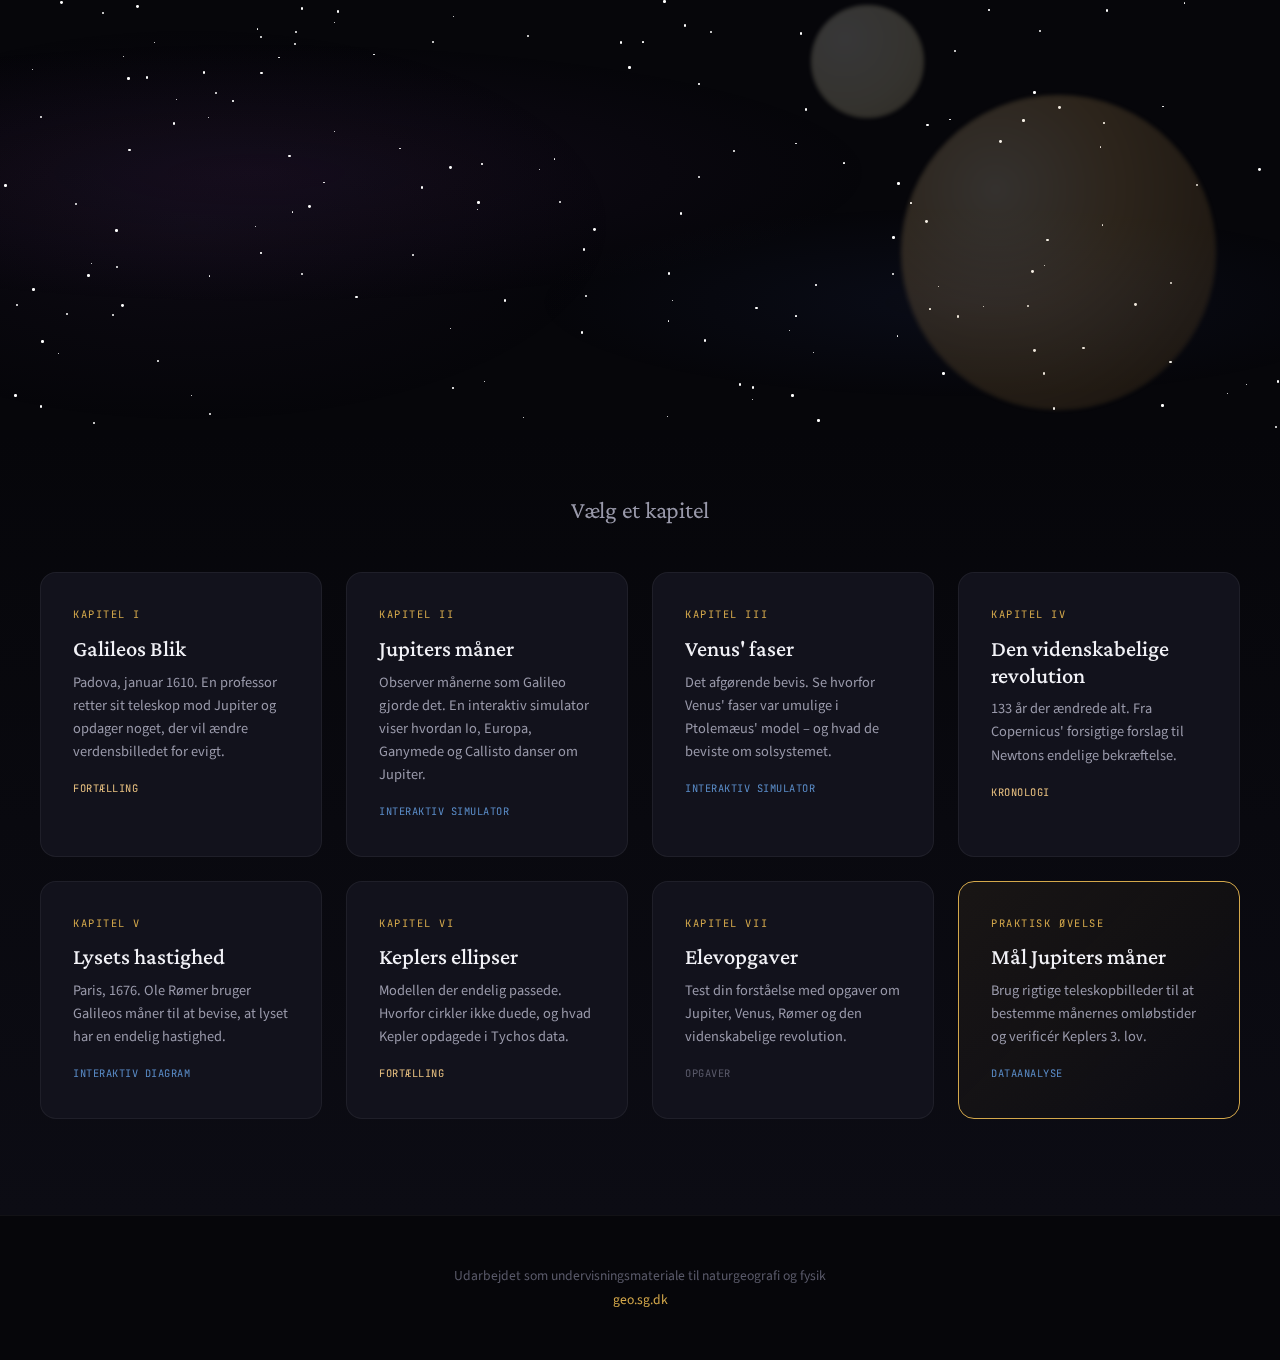
<file: index.html>
<!DOCTYPE html>
<html lang="da">
<head>
    <meta charset="UTF-8">
    <meta name="viewport" content="width=device-width, initial-scale=1.0">
    <title>Da himlen åbnede sig</title>
    <link rel="preconnect" href="https://fonts.googleapis.com">
    <link rel="preconnect" href="https://fonts.gstatic.com" crossorigin>
    <link href="https://fonts.googleapis.com/css2?family=Crimson+Pro:ital,wght@0,400;0,500;0,600;1,400;1,500&family=Source+Sans+3:wght@300;400;500;600&family=JetBrains+Mono:wght@400;500&display=swap" rel="stylesheet">
    <link rel="stylesheet" href="styles.css">
    <style>
        /* Index-specific styles */
        .index-page {
            min-height: 100vh;
            display: flex;
            flex-direction: column;
        }
        
        .hero {
            flex: 1;
            display: flex;
            flex-direction: column;
            justify-content: center;
            align-items: center;
            text-align: center;
            padding: 4rem 2rem;
            position: relative;
            overflow: hidden;
        }
        
        .hero::before {
            content: '';
            position: absolute;
            inset: 0;
            background: 
                radial-gradient(ellipse 80% 50% at 20% 40%, rgba(80, 40, 100, 0.15) 0%, transparent 60%),
                radial-gradient(ellipse 60% 40% at 75% 70%, rgba(40, 60, 120, 0.12) 0%, transparent 55%);
            pointer-events: none;
        }
        
        .hero-content {
            position: relative;
            z-index: 10;
            max-width: 800px;
        }
        
        .hero-tagline {
            font-family: 'JetBrains Mono', monospace;
            font-size: 0.7rem;
            letter-spacing: 0.4em;
            text-transform: uppercase;
            color: var(--accent-gold);
            margin-bottom: 1.5rem;
            opacity: 0;
            animation: fadeIn 0.8s ease 0.3s forwards;
        }
        
        .hero-title {
            font-size: clamp(3rem, 10vw, 5.5rem);
            font-weight: 500;
            line-height: 1.05;
            margin-bottom: 1.5rem;
            letter-spacing: -0.02em;
            opacity: 0;
            animation: fadeIn 0.8s ease 0.5s forwards;
        }
        
        .hero-title em {
            font-style: italic;
            background: linear-gradient(135deg, var(--accent-warm), var(--accent-gold));
            -webkit-background-clip: text;
            -webkit-text-fill-color: transparent;
            background-clip: text;
        }
        
        .hero-intro {
            font-size: 1.2rem;
            color: var(--text-secondary);
            line-height: 1.8;
            margin-bottom: 2.5rem;
            opacity: 0;
            animation: fadeIn 0.8s ease 0.7s forwards;
        }
        
        .hero-planets {
            position: absolute;
            bottom: 5%;
            right: 5%;
            width: 45vw;
            max-width: 450px;
            aspect-ratio: 1;
            pointer-events: none;
            opacity: 0.2;
        }
        
        .hero-planet {
            position: absolute;
            border-radius: 50%;
            filter: blur(2px);
        }
        
        .hero-planet.jupiter {
            bottom: 0;
            right: 0;
            width: 70%;
            aspect-ratio: 1;
            background: radial-gradient(ellipse at 30% 30%, #f0e0c0 0%, #c8a060 40%, #806030 80%, #403020 100%);
        }
        
        .hero-planet.venus {
            top: 10%;
            left: 10%;
            width: 25%;
            aspect-ratio: 1;
            background: radial-gradient(ellipse at 30% 30%, #fffef0 0%, #f0e8c0 60%, #d0c090 100%);
        }
        
        /* Star field */
        .star-field {
            position: absolute;
            inset: 0;
            overflow: hidden;
            pointer-events: none;
        }
        
        .star {
            position: absolute;
            background: white;
            border-radius: 50%;
            animation: twinkle 4s ease-in-out infinite;
        }
        
        @keyframes twinkle {
            0%, 100% { opacity: 0.2; transform: scale(1); }
            50% { opacity: 1; transform: scale(1.2); }
        }
        
        /* Chapter grid */
        .chapters-section {
            padding: 4rem 2rem 6rem;
            background: linear-gradient(180deg, var(--night-deep) 0%, var(--night-mid) 100%);
        }
        
        .chapters-header {
            text-align: center;
            margin-bottom: 3rem;
        }
        
        .chapters-header h2 {
            font-size: 1.5rem;
            color: var(--text-secondary);
            font-weight: 400;
        }
        
        .chapters-grid {
            display: grid;
            grid-template-columns: repeat(auto-fit, minmax(280px, 1fr));
            gap: 1.5rem;
            max-width: 1200px;
            margin: 0 auto;
        }
        
        .chapter-card {
            background: var(--surface);
            border: 1px solid rgba(255,255,255,0.06);
            border-radius: 16px;
            padding: 2rem;
            text-decoration: none;
            transition: all 0.3s ease;
            position: relative;
            overflow: hidden;
        }
        
        .chapter-card::before {
            content: '';
            position: absolute;
            top: 0;
            left: 0;
            right: 0;
            height: 3px;
            background: linear-gradient(90deg, var(--accent-gold), var(--accent-blue));
            opacity: 0;
            transition: opacity 0.3s ease;
        }
        
        .chapter-card:hover {
            transform: translateY(-5px);
            border-color: rgba(255,255,255,0.12);
            box-shadow: 0 20px 40px rgba(0,0,0,0.3);
        }
        
        .chapter-card:hover::before {
            opacity: 1;
        }
        
        .chapter-card-number {
            font-family: 'JetBrains Mono', monospace;
            font-size: 0.65rem;
            letter-spacing: 0.15em;
            text-transform: uppercase;
            color: var(--accent-gold);
            margin-bottom: 0.75rem;
        }
        
        .chapter-card-title {
            font-family: 'Crimson Pro', Georgia, serif;
            font-size: 1.4rem;
            color: var(--text-primary);
            margin-bottom: 0.5rem;
        }
        
        .chapter-card-desc {
            font-size: 0.9rem;
            color: var(--text-secondary);
            line-height: 1.6;
        }
        
        .chapter-card-type {
            display: inline-flex;
            align-items: center;
            gap: 0.4rem;
            margin-top: 1rem;
            font-family: 'JetBrains Mono', monospace;
            font-size: 0.65rem;
            color: var(--text-dim);
            text-transform: uppercase;
            letter-spacing: 0.05em;
        }
        
        .chapter-card-type.interactive { color: var(--accent-blue); }
        .chapter-card-type.story { color: var(--accent-warm); }
        
        /* Footer */
        footer {
            text-align: center;
            padding: 3rem 2rem;
            border-top: 1px solid rgba(255,255,255,0.05);
        }
        
        footer p {
            font-size: 0.85rem;
            color: var(--text-dim);
        }
        
        footer a {
            color: var(--accent-gold);
            text-decoration: none;
        }
    </style>
</head>
<body>
    <div class="index-page">
        <section class="hero">
            <div class="star-field" id="starField"></div>
            <div class="hero-planets">
                <div class="hero-planet jupiter"></div>
                <div class="hero-planet venus"></div>
            </div>
            
            <div class="hero-content">
                <p class="hero-tagline">Et interaktivt læringsmiddel</p>
                <h1 class="hero-title">Da himlen <em>åbnede sig</em></h1>
                <p class="hero-intro">
                    I 1610 rettede en italiensk matematiker sit teleskop mod nattehimlen. 
                    Hans observationer af Jupiter og Venus leverede de afgørende beviser 
                    mod et verdensbillede, der havde hersket i 2000 år.
                </p>
            </div>
        </section>
        
        <section class="chapters-section">
            <div class="chapters-header">
                <h2>Vælg et kapitel</h2>
            </div>
            
            <div class="chapters-grid">
                <a href="kapitel-1.html" class="chapter-card">
                    <div class="chapter-card-number">Kapitel I</div>
                    <h3 class="chapter-card-title">Galileos Blik</h3>
                    <p class="chapter-card-desc">
                        Padova, januar 1610. En professor retter sit teleskop mod Jupiter 
                        og opdager noget, der vil ændre verdensbilledet for evigt.
                    </p>
                    <div class="chapter-card-type story">Fortælling</div>
                </a>
                
                <a href="kapitel-2.html" class="chapter-card">
                    <div class="chapter-card-number">Kapitel II</div>
                    <h3 class="chapter-card-title">Jupiters måner</h3>
                    <p class="chapter-card-desc">
                        Observer månerne som Galileo gjorde det. En interaktiv simulator 
                        viser hvordan Io, Europa, Ganymede og Callisto danser om Jupiter.
                    </p>
                    <div class="chapter-card-type interactive">Interaktiv simulator</div>
                </a>
                
                <a href="kapitel-3.html" class="chapter-card">
                    <div class="chapter-card-number">Kapitel III</div>
                    <h3 class="chapter-card-title">Venus' faser</h3>
                    <p class="chapter-card-desc">
                        Det afgørende bevis. Se hvorfor Venus' faser var umulige i 
                        Ptolemæus' model – og hvad de beviste om solsystemet.
                    </p>
                    <div class="chapter-card-type interactive">Interaktiv simulator</div>
                </a>
                
                <a href="kapitel-4.html" class="chapter-card">
                    <div class="chapter-card-number">Kapitel IV</div>
                    <h3 class="chapter-card-title">Den videnskabelige revolution</h3>
                    <p class="chapter-card-desc">
                        133 år der ændrede alt. Fra Copernicus' forsigtige forslag 
                        til Newtons endelige bekræftelse.
                    </p>
                    <div class="chapter-card-type story">Kronologi</div>
                </a>
                
                <a href="kapitel-5.html" class="chapter-card">
                    <div class="chapter-card-number">Kapitel V</div>
                    <h3 class="chapter-card-title">Lysets hastighed</h3>
                    <p class="chapter-card-desc">
                        Paris, 1676. Ole Rømer bruger Galileos måner til at bevise, 
                        at lyset har en endelig hastighed.
                    </p>
                    <div class="chapter-card-type interactive">Interaktiv diagram</div>
                </a>
                
                <a href="kapitel-6.html" class="chapter-card">
                    <div class="chapter-card-number">Kapitel VI</div>
                    <h3 class="chapter-card-title">Keplers ellipser</h3>
                    <p class="chapter-card-desc">
                        Modellen der endelig passede. Hvorfor cirkler ikke duede, 
                        og hvad Kepler opdagede i Tychos data.
                    </p>
                    <div class="chapter-card-type story">Fortælling</div>
                </a>
                
                <a href="kapitel-7.html" class="chapter-card">
                    <div class="chapter-card-number">Kapitel VII</div>
                    <h3 class="chapter-card-title">Elevopgaver</h3>
                    <p class="chapter-card-desc">
                        Test din forståelse med opgaver om Jupiter, Venus,
                        Rømer og den videnskabelige revolution.
                    </p>
                    <div class="chapter-card-type">Opgaver</div>
                </a>

                <a href="jupiter-oevelse.html" class="chapter-card" style="border-color: var(--accent-gold); background: linear-gradient(135deg, rgba(212, 168, 75, 0.08) 0%, transparent 100%);">
                    <div class="chapter-card-number">Praktisk øvelse</div>
                    <h3 class="chapter-card-title">Mål Jupiters måner</h3>
                    <p class="chapter-card-desc">
                        Brug rigtige teleskopbilleder til at bestemme månernes
                        omløbstider og verificér Keplers 3. lov.
                    </p>
                    <div class="chapter-card-type interactive">Dataanalyse</div>
                </a>
            </div>
        </section>
        
        <footer>
            <p>
                Udarbejdet som undervisningsmateriale til naturgeografi og fysik<br>
                <a href="https://geo.sg.dk">geo.sg.dk</a>
            </p>
        </footer>
    </div>
    
    <script>
        // Create stars
        const starField = document.getElementById('starField');
        for (let i = 0; i < 150; i++) {
            const star = document.createElement('div');
            star.className = 'star';
            star.style.left = Math.random() * 100 + '%';
            star.style.top = Math.random() * 100 + '%';
            const size = Math.random() * 2 + 1;
            star.style.width = size + 'px';
            star.style.height = size + 'px';
            star.style.animationDelay = Math.random() * 4 + 's';
            star.style.animationDuration = (Math.random() * 3 + 3) + 's';
            starField.appendChild(star);
        }
    </script>
    <script src="scripts.js"></script>
</body>
</html>
</file>
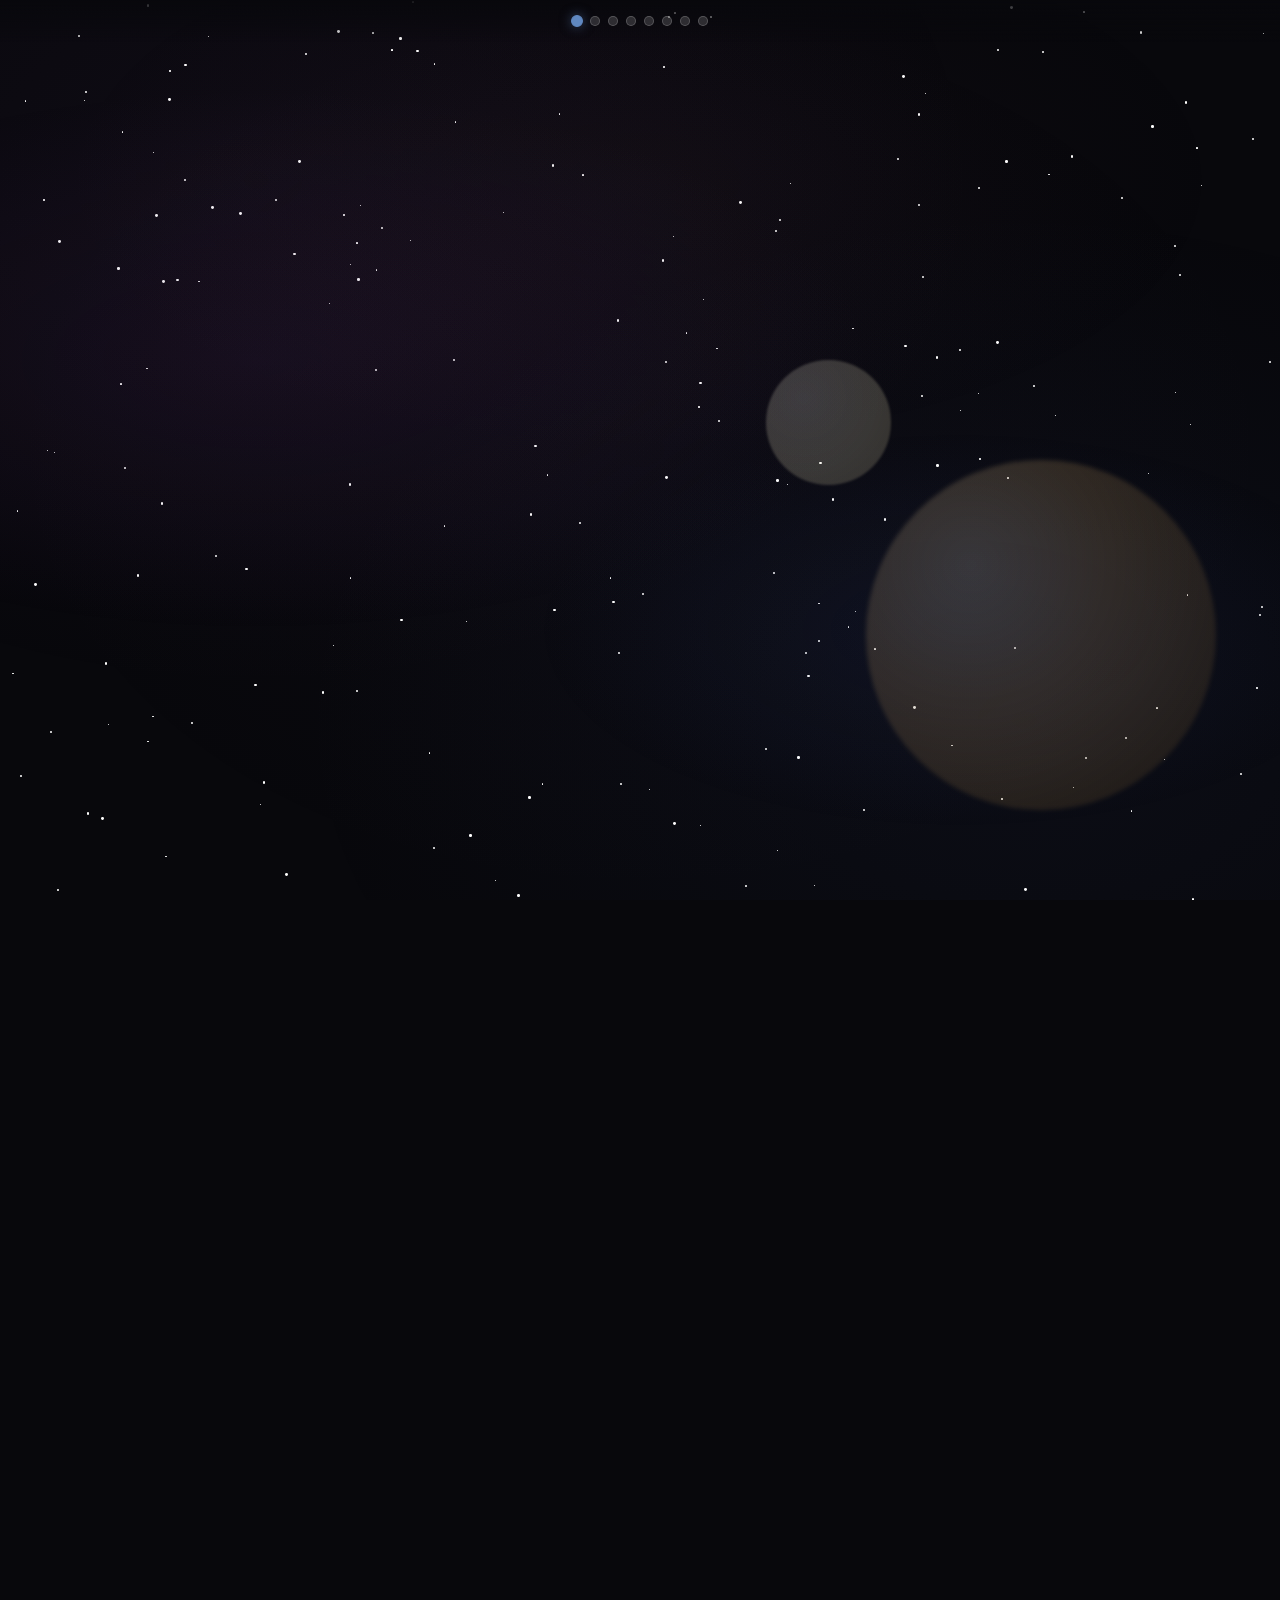
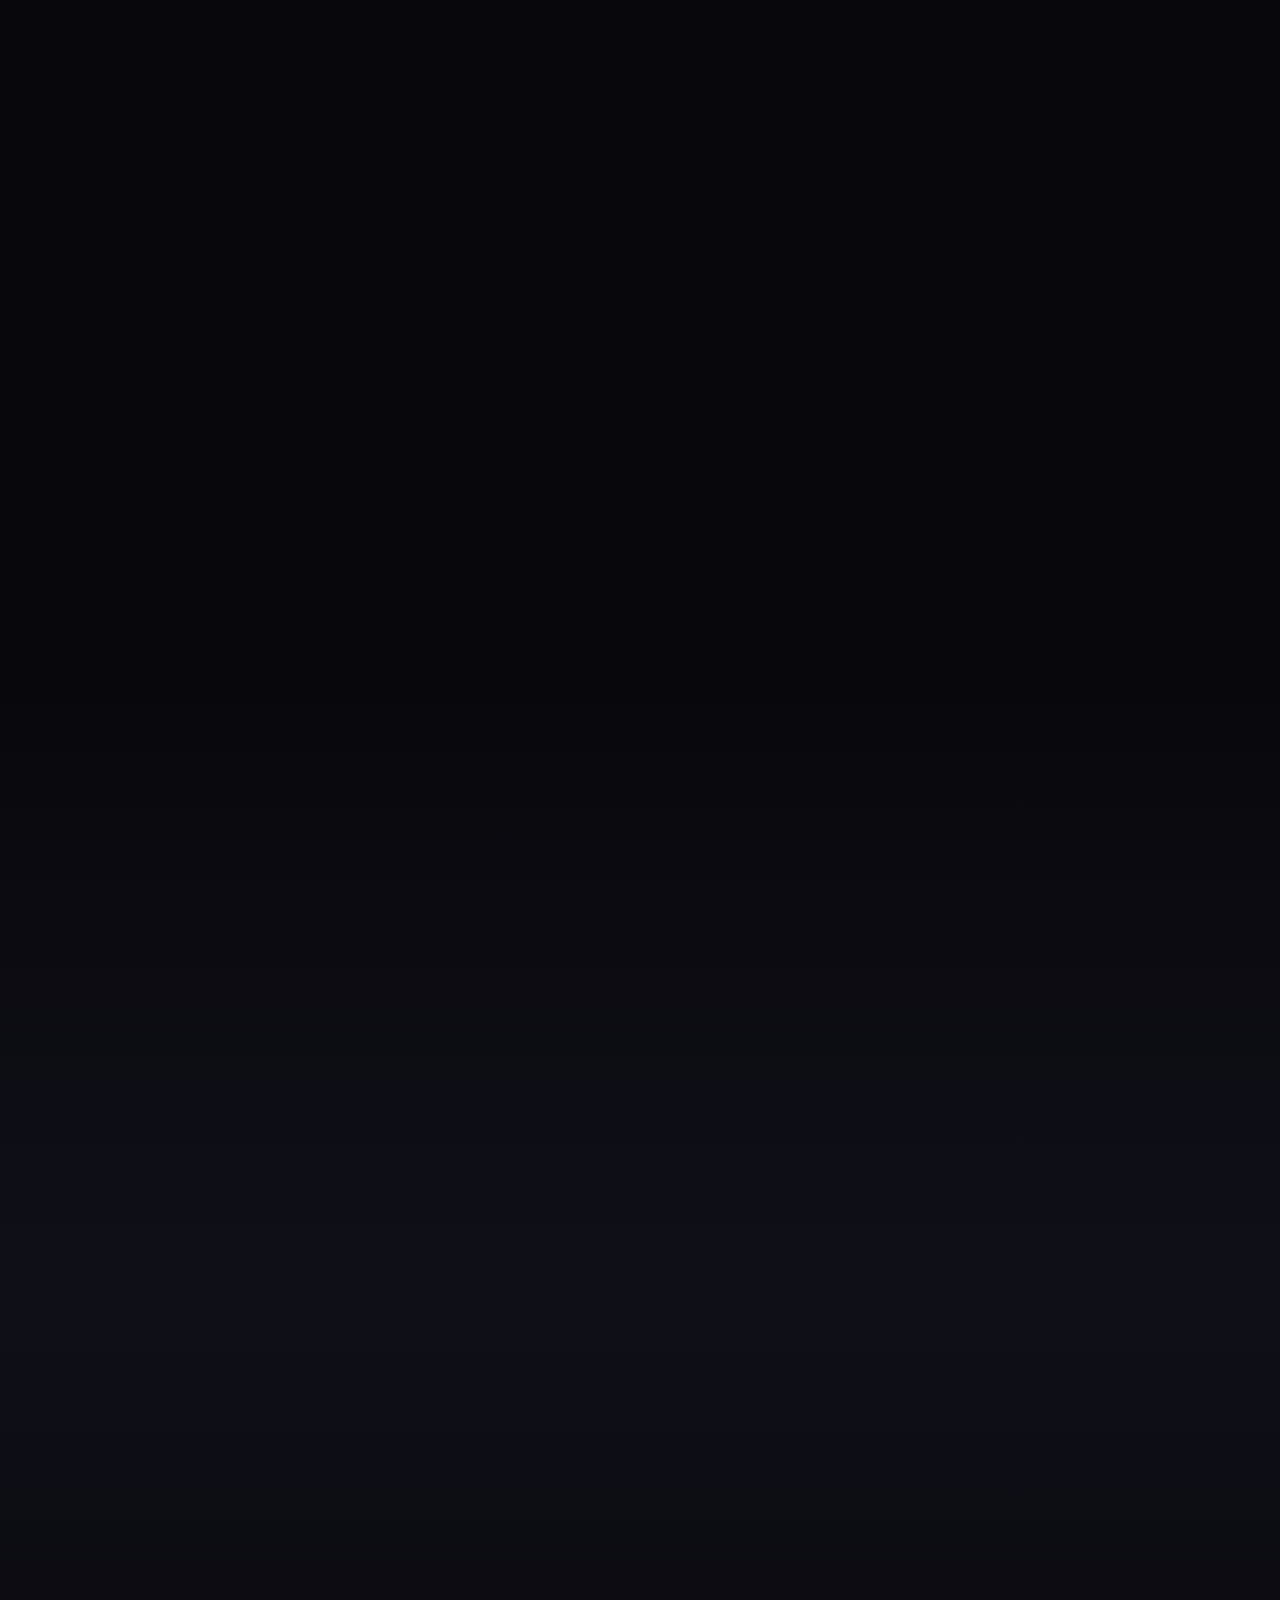
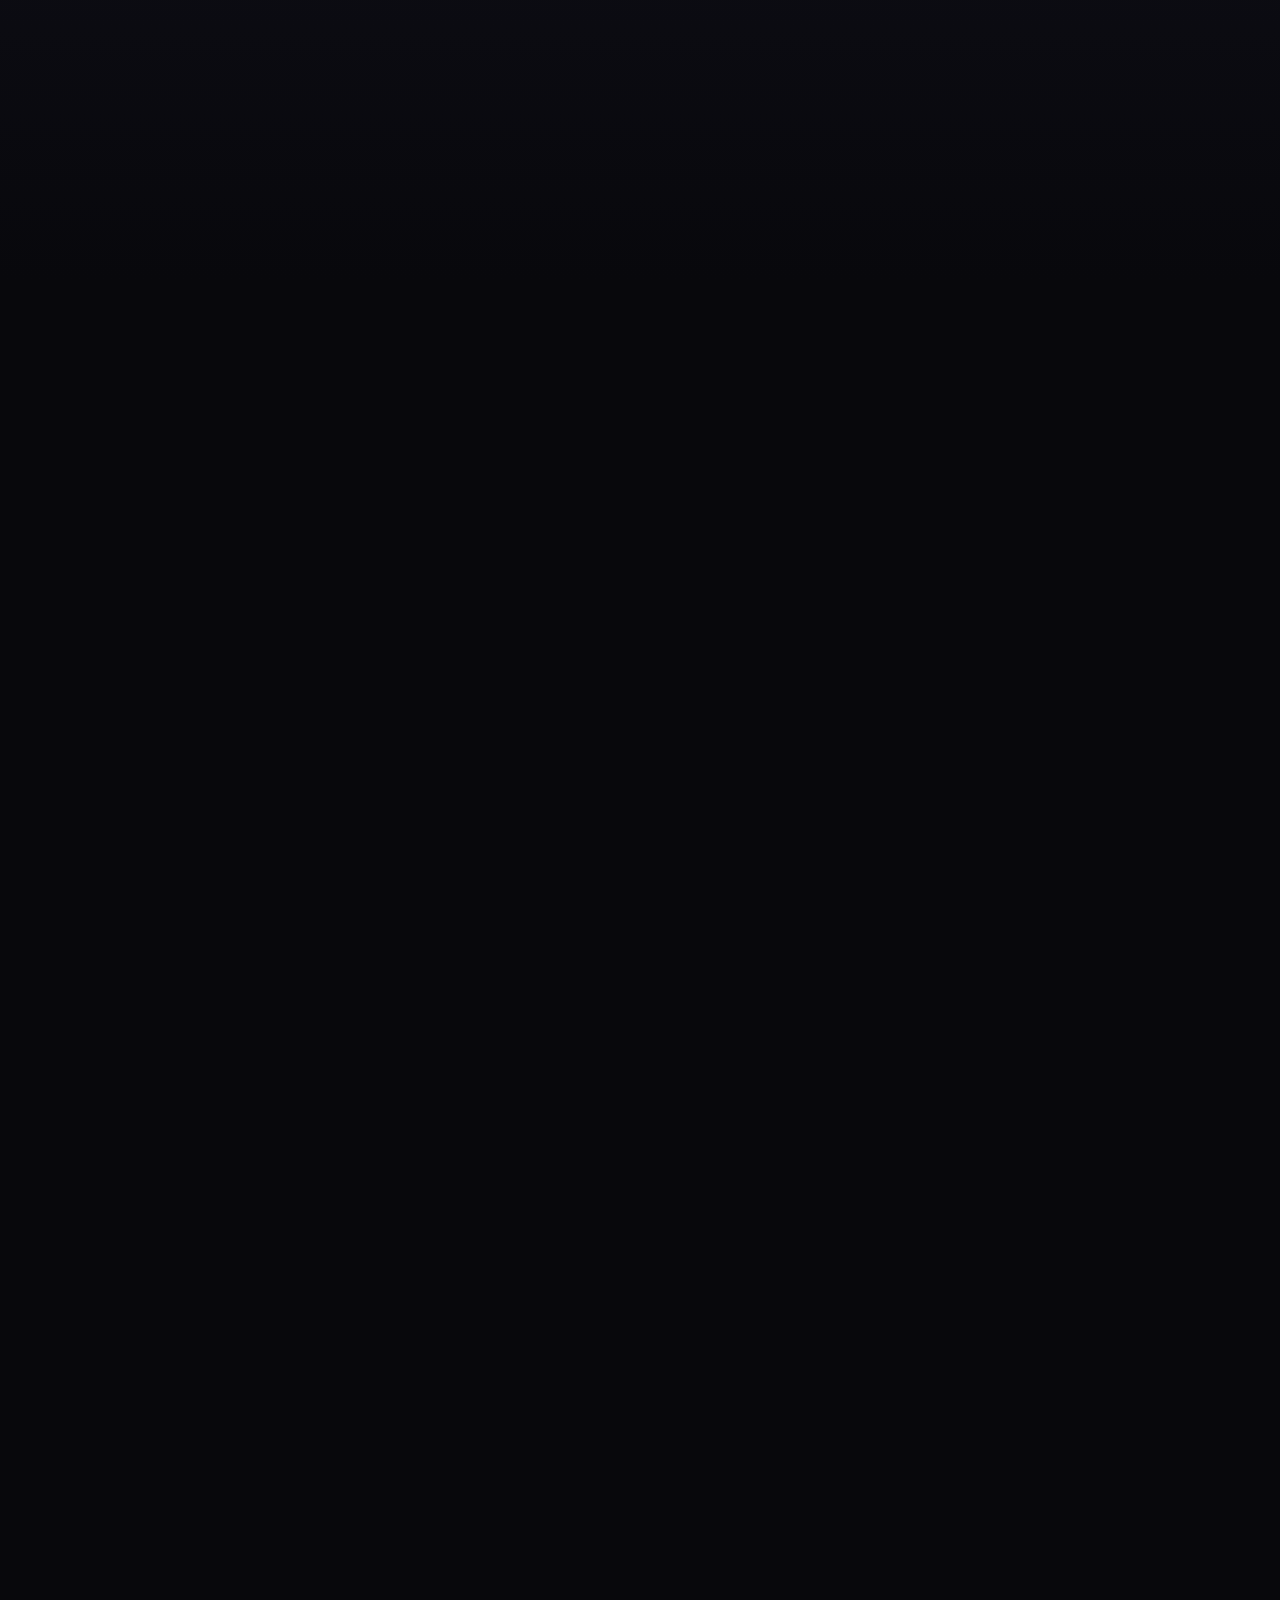
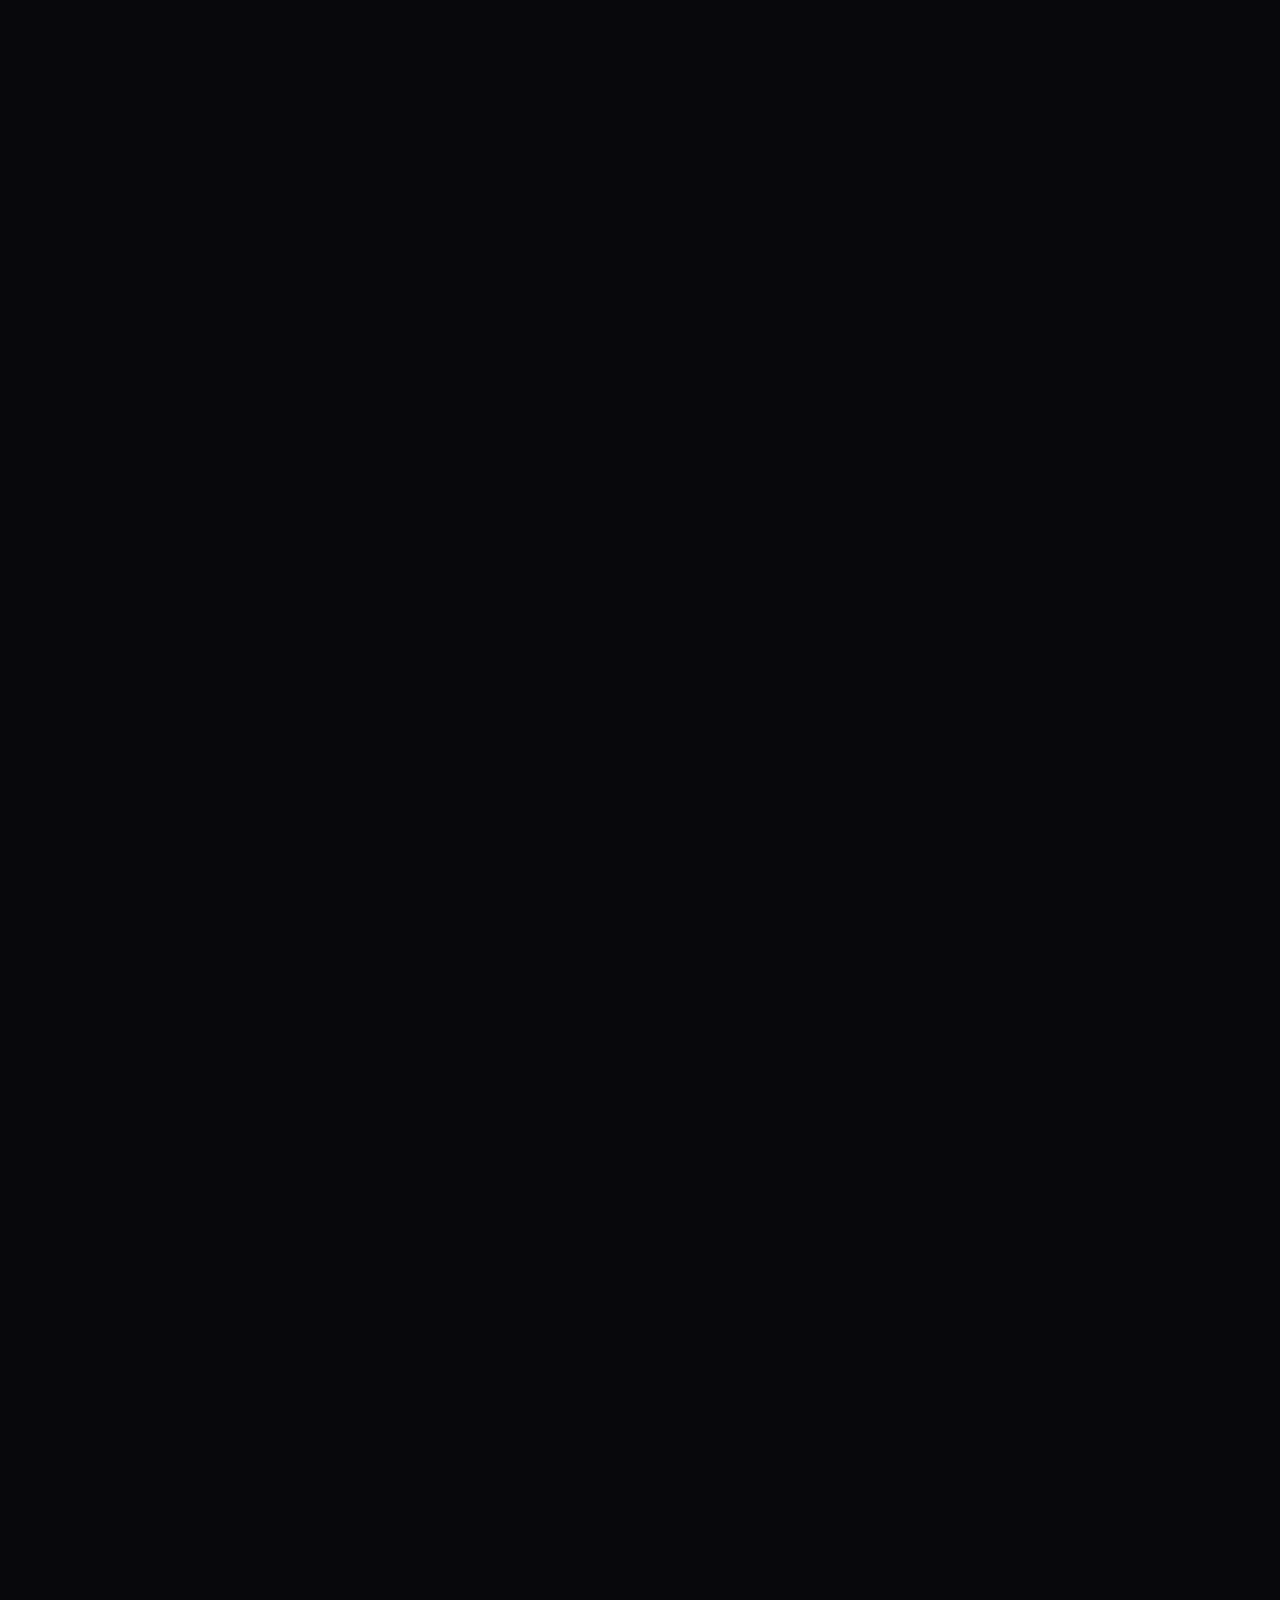
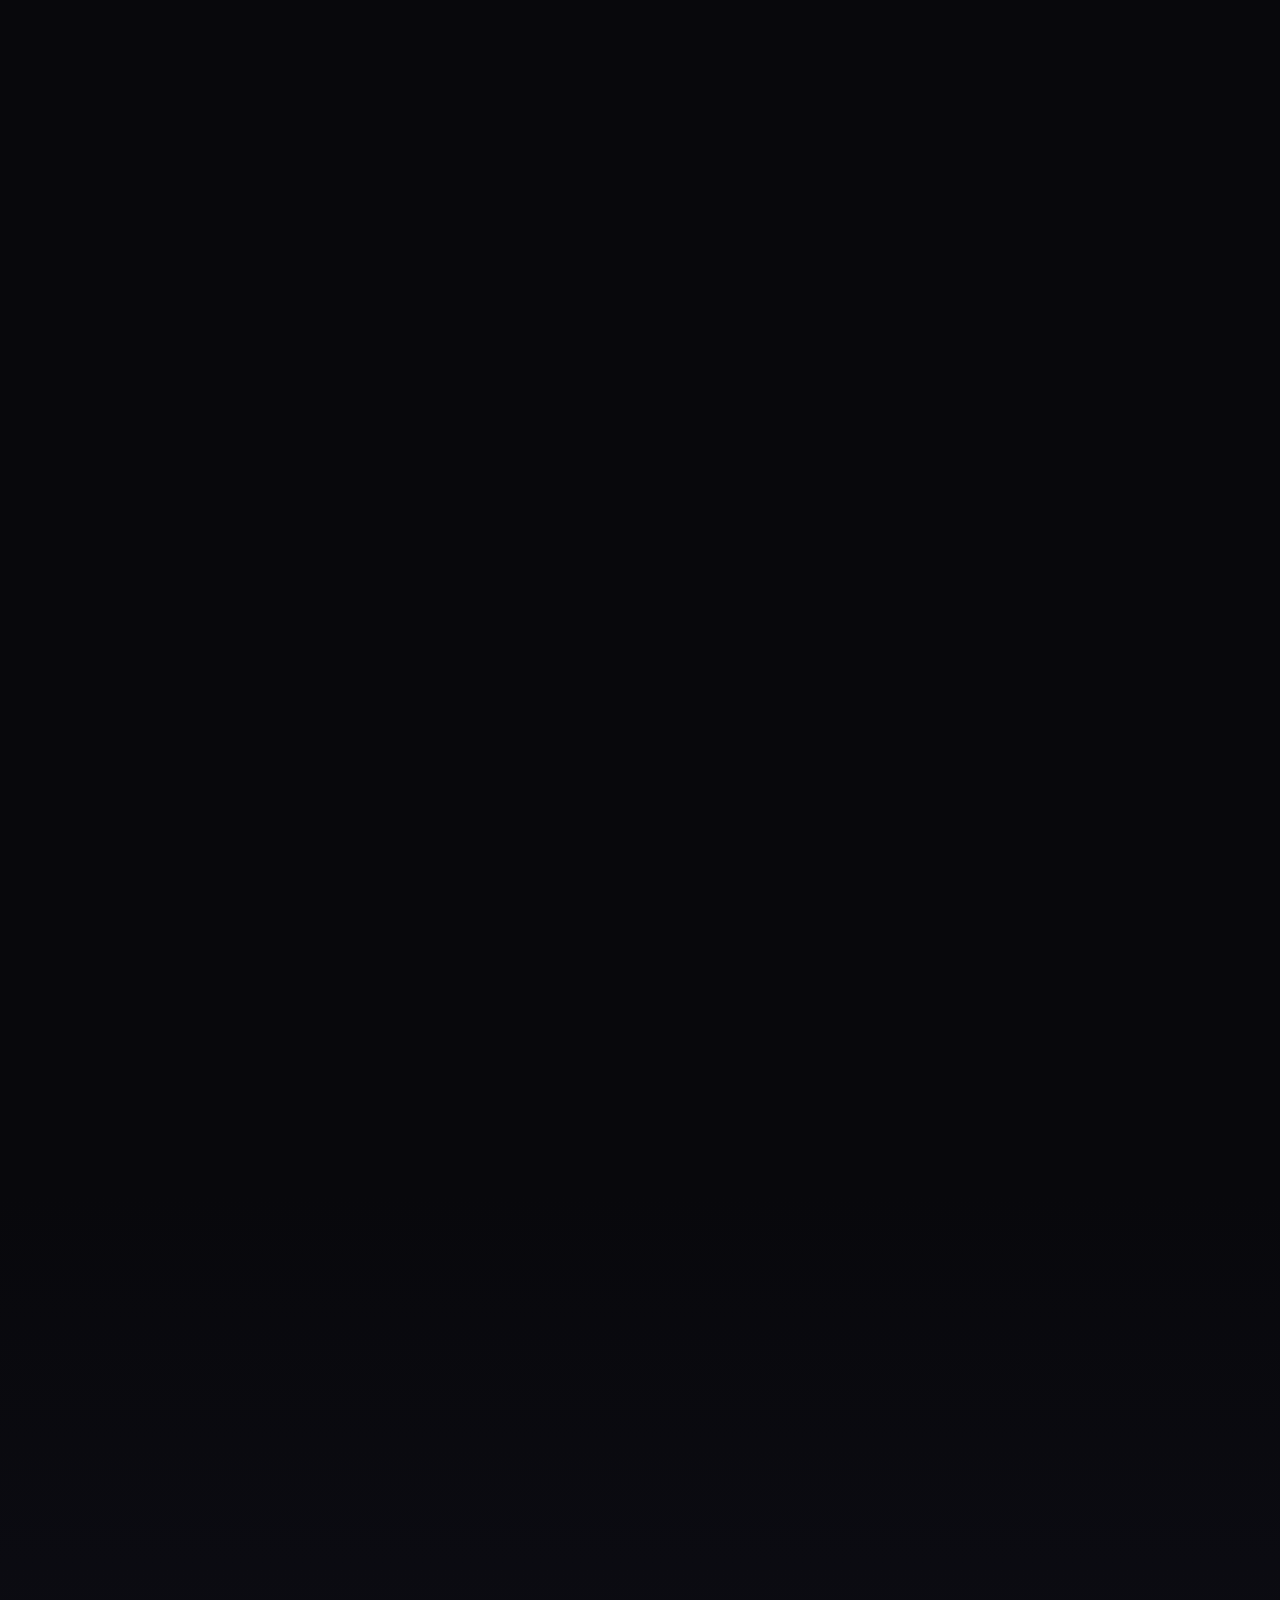
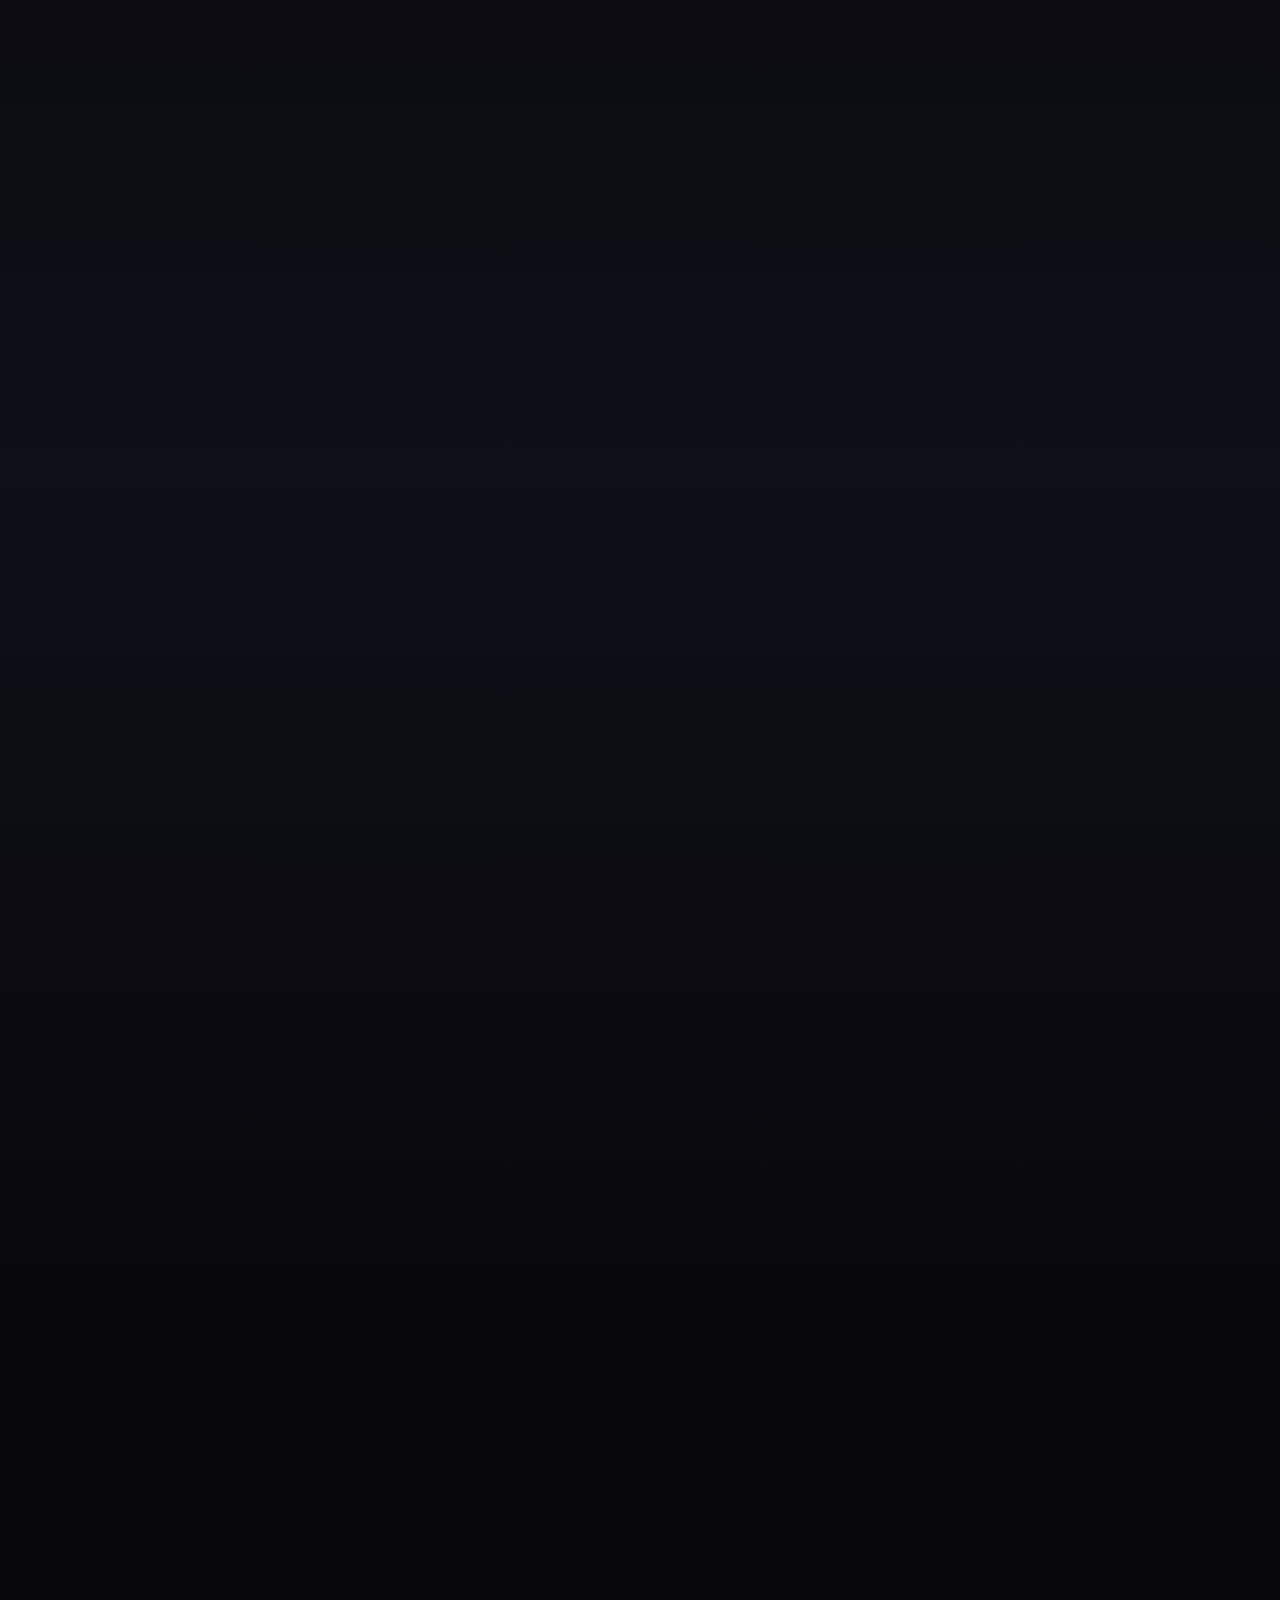
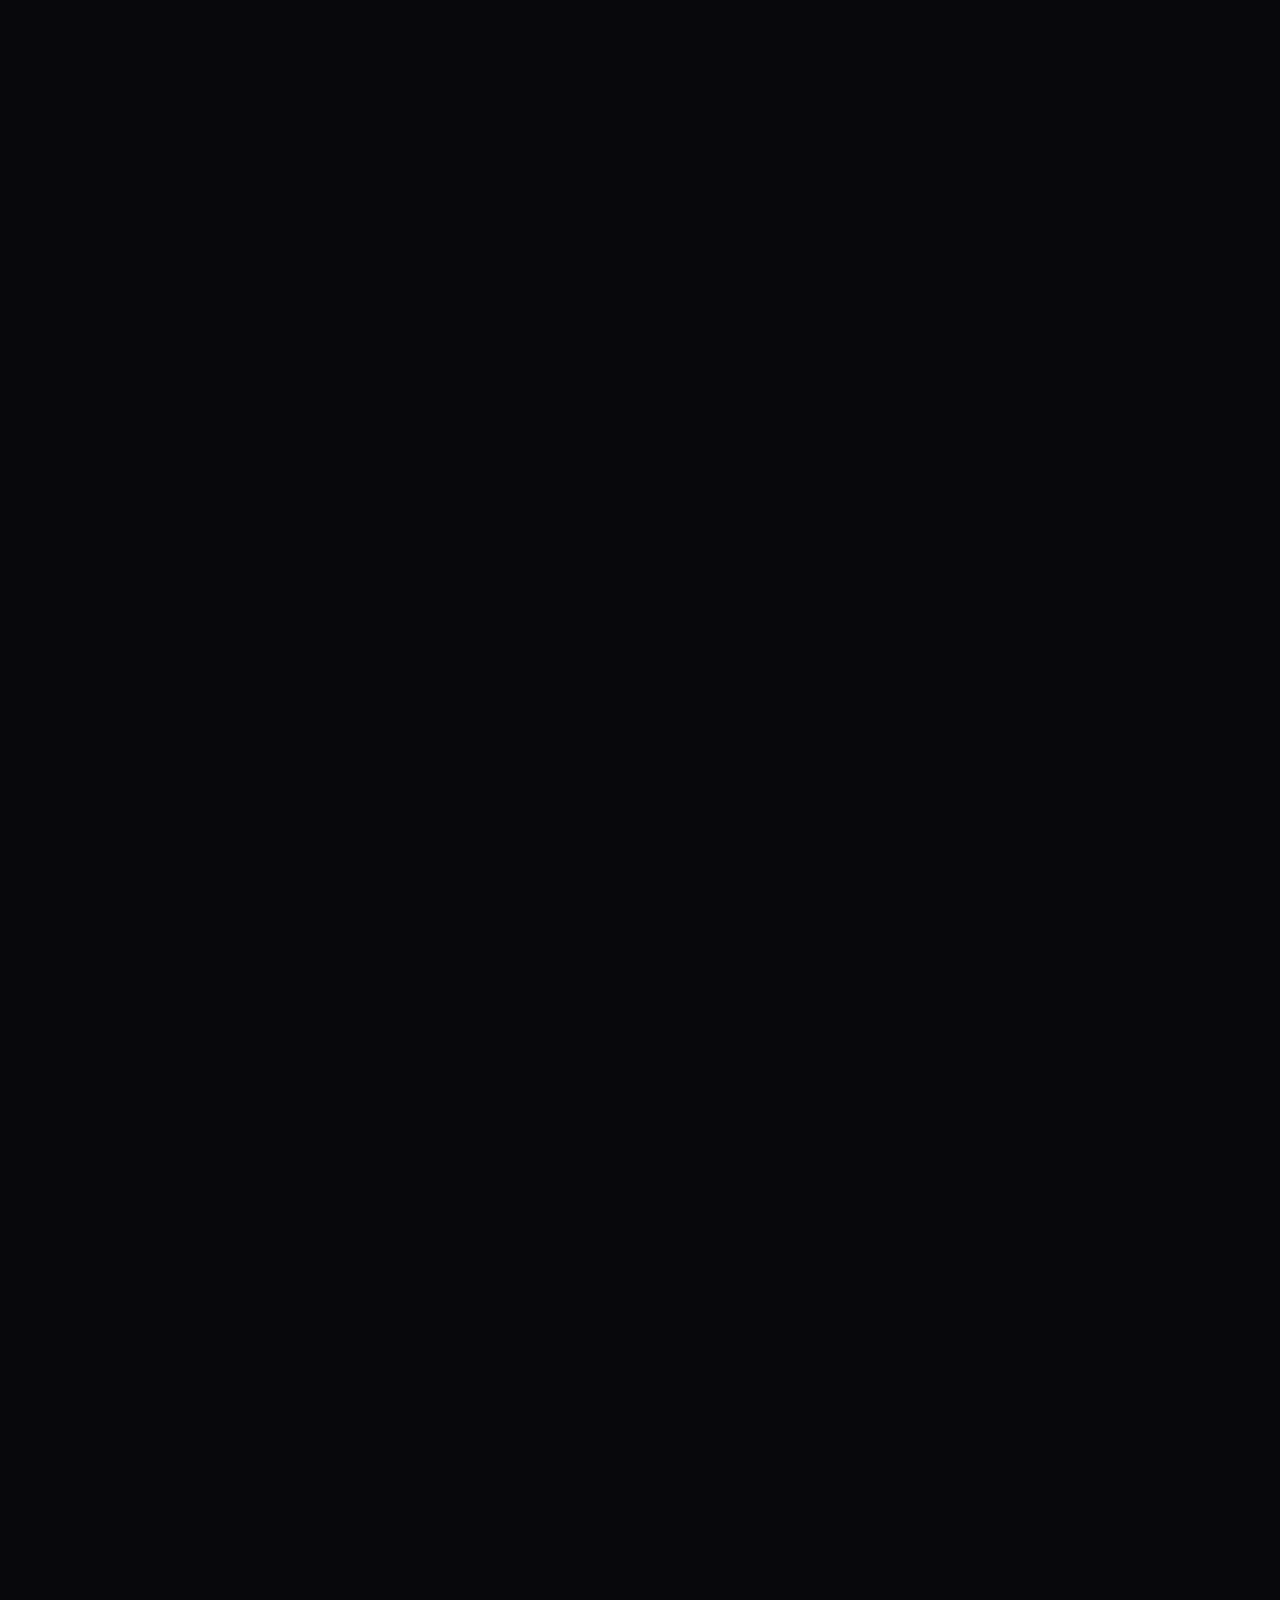
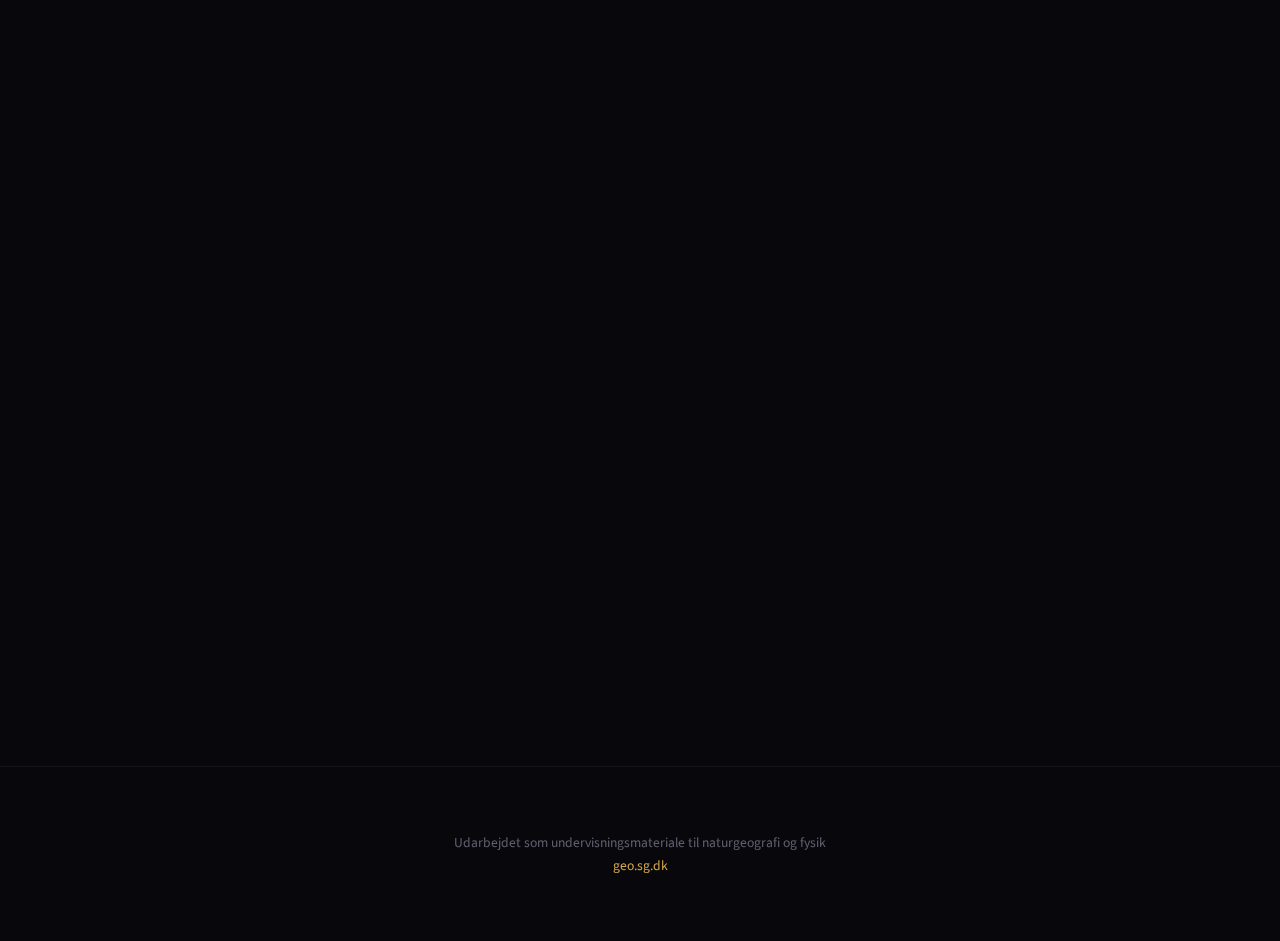
<file: da-himlen-aabnede-sig.html>
<!DOCTYPE html>
<html lang="da">
<head>
    <meta charset="UTF-8">
    <meta name="viewport" content="width=device-width, initial-scale=1.0">
    <title>Da himlen åbnede sig</title>
    <link rel="preconnect" href="https://fonts.googleapis.com">
    <link rel="preconnect" href="https://fonts.gstatic.com" crossorigin>
    <link href="https://fonts.googleapis.com/css2?family=Crimson+Pro:ital,wght@0,400;0,500;0,600;1,400;1,500&family=Source+Sans+3:wght@300;400;500;600&family=JetBrains+Mono:wght@400;500&display=swap" rel="stylesheet">
    <style>
        :root {
            --night-deep: #08080c;
            --night-mid: #0f0f18;
            --night-soft: #1a1a28;
            --surface: #141420;
            --surface-light: #1e1e2e;
            --text-primary: #f0f0f5;
            --text-secondary: #a0a0b0;
            --text-dim: #606070;
            --accent-gold: #d4a84b;
            --accent-warm: #e8c080;
            --accent-blue: #6088c0;
            --accent-red: #c06060;
            --accent-green: #60a060;
            --jupiter-glow: #e8d4a8;
            --venus-glow: #f0e8d0;
            --io-orange: #e8a848;
            --europa-ice: #a8c8e8;
            --ganymede-grey: #b8b8c8;
            --callisto-brown: #a89888;
        }

        * { margin: 0; padding: 0; box-sizing: border-box; }
        html { scroll-behavior: smooth; }

        body {
            font-family: 'Source Sans 3', -apple-system, BlinkMacSystemFont, sans-serif;
            background: var(--night-deep);
            color: var(--text-primary);
            line-height: 1.7;
            overflow-x: hidden;
        }
        
        /* Atmospheric background */
        body::before {
            content: '';
            position: fixed;
            top: 0; left: 0; right: 0; bottom: 0;
            background: 
                radial-gradient(ellipse at 20% 20%, rgba(100, 60, 120, 0.08) 0%, transparent 50%),
                radial-gradient(ellipse at 80% 80%, rgba(60, 80, 140, 0.08) 0%, transparent 50%),
                radial-gradient(ellipse at 50% 50%, rgba(80, 60, 100, 0.05) 0%, transparent 70%);
            pointer-events: none;
            z-index: -1;
        }

        /* Navigation */
        nav {
            position: fixed;
            top: 0;
            left: 0;
            right: 0;
            z-index: 1000;
            padding: 1rem 2rem;
            background: linear-gradient(180deg, rgba(8,8,12,0.95) 0%, rgba(8,8,12,0) 100%);
            display: flex;
            justify-content: center;
            gap: 0.5rem;
        }

        .nav-dot {
            width: 10px;
            height: 10px;
            border-radius: 50%;
            background: rgba(255,255,255,0.15);
            border: 1px solid rgba(255,255,255,0.2);
            cursor: pointer;
            transition: all 0.3s ease;
        }

        .nav-dot:hover { background: rgba(255,255,255,0.3); }
        .nav-dot.active {
            background: var(--accent-blue);
            border-color: var(--accent-blue);
            transform: scale(1.2);
            box-shadow: 0 0 10px rgba(96, 136, 192, 0.5);
        }

        /* Hero */
        .hero {
            position: relative;
            min-height: 100vh;
            display: flex;
            flex-direction: column;
            justify-content: center;
            align-items: center;
            text-align: center;
            overflow: hidden;
        }
        
        .hero::before {
            content: '';
            position: absolute;
            top: 0; left: 0; right: 0; bottom: 0;
            background: 
                radial-gradient(ellipse 80% 50% at 20% 40%, rgba(80, 40, 100, 0.15) 0%, transparent 60%),
                radial-gradient(ellipse 60% 40% at 75% 70%, rgba(40, 60, 120, 0.12) 0%, transparent 55%),
                radial-gradient(ellipse 90% 60% at 50% 20%, rgba(100, 60, 80, 0.08) 0%, transparent 50%);
            pointer-events: none;
            z-index: 1;
        }

        .star-field {
            position: absolute;
            top: 0; left: 0;
            width: 100%; height: 100%;
            pointer-events: none;
        }

        .star {
            position: absolute;
            background: white;
            border-radius: 50%;
            animation: twinkle 4s ease-in-out infinite;
        }

        @keyframes twinkle {
            0%, 100% { opacity: 0.2; transform: scale(1); }
            50% { opacity: 1; transform: scale(1.2); }
        }

        .hero-content {
            position: relative;
            z-index: 10;
            max-width: 800px;
            padding: 2rem;
        }

        .hero-tagline {
            font-family: 'JetBrains Mono', monospace;
            font-size: 0.7rem;
            letter-spacing: 0.4em;
            text-transform: uppercase;
            color: var(--accent-gold);
            margin-bottom: 2rem;
            opacity: 0;
            animation: fadeUp 1s ease 0.5s forwards;
        }

        .hero-title {
            font-family: 'Crimson Pro', Georgia, serif;
            font-size: clamp(2.8rem, 9vw, 5.5rem);
            font-weight: 500;
            line-height: 1.05;
            margin-bottom: 1.5rem;
            opacity: 0;
            animation: fadeUp 1s ease 0.8s forwards;
            letter-spacing: -0.02em;
        }

        .hero-title em {
            font-style: italic;
            color: var(--accent-warm);
            background: linear-gradient(135deg, var(--accent-warm), var(--accent-gold));
            -webkit-background-clip: text;
            -webkit-text-fill-color: transparent;
            background-clip: text;
        }

        .hero-intro {
            font-size: 1.15rem;
            color: var(--text-secondary);
            line-height: 1.8;
            margin-bottom: 3rem;
            opacity: 0;
            animation: fadeUp 1s ease 1.1s forwards;
        }

        .hero-cta {
            display: inline-flex;
            align-items: center;
            gap: 0.75rem;
            font-family: 'JetBrains Mono', monospace;
            font-size: 0.8rem;
            color: var(--accent-blue);
            text-decoration: none;
            padding: 1rem 2rem;
            border: 1px solid var(--accent-blue);
            border-radius: 100px;
            transition: all 0.3s ease;
            opacity: 0;
            animation: fadeUp 1s ease 1.4s forwards;
            background: rgba(96, 136, 192, 0.1);
        }

        .hero-cta:hover {
            background: var(--accent-blue);
            color: var(--night-deep);
            transform: translateY(-2px);
            box-shadow: 0 8px 25px rgba(96, 136, 192, 0.3);
        }

        .hero-planets {
            position: absolute;
            bottom: 10%; right: 5%;
            width: 50vw; max-width: 500px;
            aspect-ratio: 1;
            pointer-events: none;
            opacity: 0.2;
        }

        .hero-planet-jupiter {
            position: absolute;
            bottom: 0; right: 0;
            width: 70%; aspect-ratio: 1;
            background: radial-gradient(ellipse at 30% 30%, #f0e0c0 0%, #c8a060 40%, #806030 80%, #403020 100%);
            border-radius: 50%;
            filter: blur(2px);
        }

        .hero-planet-venus {
            position: absolute;
            top: 10%; left: 10%;
            width: 25%; aspect-ratio: 1;
            background: radial-gradient(ellipse at 30% 30%, #fffef0 0%, #f0e8c0 60%, #d0c090 100%);
            border-radius: 50%;
            filter: blur(1px);
        }

        @keyframes fadeUp {
            from { opacity: 0; transform: translateY(30px); }
            to { opacity: 1; transform: translateY(0); }
        }

        .scroll-hint {
            position: absolute;
            bottom: 3rem;
            left: 50%;
            transform: translateX(-50%);
            display: flex;
            flex-direction: column;
            align-items: center;
            gap: 0.5rem;
            opacity: 0;
            animation: fadeUp 1s ease 1.8s forwards;
        }

        .scroll-hint span {
            font-family: 'JetBrains Mono', monospace;
            font-size: 0.6rem;
            letter-spacing: 0.2em;
            color: var(--text-dim);
            text-transform: uppercase;
        }

        .scroll-line {
            width: 1px;
            height: 40px;
            background: linear-gradient(180deg, var(--accent-gold), transparent);
            animation: scrollPulse 2s ease-in-out infinite;
        }

        @keyframes scrollPulse {
            0%, 100% { opacity: 0.3; height: 40px; }
            50% { opacity: 1; height: 60px; }
        }

        /* Chapters */
        .chapter {
            min-height: 100vh;
            padding: 10vh 5vw;
            position: relative;
        }

        .chapter-inner {
            max-width: 900px;
            margin: 0 auto;
        }

        .chapter-header { margin-bottom: 4rem; }

        .chapter-number {
            font-family: 'JetBrains Mono', monospace;
            font-size: 0.7rem;
            letter-spacing: 0.3em;
            color: var(--accent-gold);
            text-transform: uppercase;
            margin-bottom: 1rem;
            display: flex;
            align-items: center;
            gap: 1rem;
        }

        .chapter-number::after {
            content: '';
            flex: 1;
            height: 1px;
            background: linear-gradient(90deg, var(--accent-gold), transparent);
            max-width: 100px;
        }

        .chapter-title {
            font-family: 'Crimson Pro', Georgia, serif;
            font-size: clamp(2rem, 5vw, 3.5rem);
            font-weight: 500;
            line-height: 1.15;
            margin-bottom: 0.5rem;
            letter-spacing: -0.01em;
        }

        .chapter-subtitle {
            font-size: 1.1rem;
            color: var(--text-secondary);
            font-style: italic;
        }

        /* Narrative */
        .narrative { max-width: 650px; }

        .narrative p {
            font-size: 1.1rem;
            margin-bottom: 1.5rem;
            color: var(--text-secondary);
        }

        .narrative p.lead {
            font-size: 1.25rem;
            color: var(--text-primary);
            font-weight: 300;
        }

        .narrative strong { color: var(--text-primary); font-weight: 500; }
        .highlight { color: var(--accent-warm); }
        .highlight-blue { color: var(--accent-blue); }

        /* Info cards */
        .info-card {
            background: var(--surface);
            border: 1px solid rgba(255,255,255,0.08);
            border-radius: 12px;
            padding: 1.5rem;
            margin: 2rem 0;
        }

        .info-card-header {
            display: flex;
            align-items: center;
            gap: 0.75rem;
            margin-bottom: 1rem;
        }

        .info-card-icon {
            width: 32px; height: 32px;
            background: rgba(212, 168, 75, 0.15);
            border-radius: 8px;
            display: flex;
            align-items: center;
            justify-content: center;
            font-size: 1rem;
        }

        .info-card-title {
            font-family: 'JetBrains Mono', monospace;
            font-size: 0.75rem;
            font-weight: 500;
            letter-spacing: 0.05em;
            color: var(--accent-gold);
            text-transform: uppercase;
        }

        .info-card p {
            font-size: 0.95rem;
            color: var(--text-secondary);
            line-height: 1.7;
        }

        .info-card p + p { margin-top: 0.75rem; }

        .info-card.important { border-color: rgba(192, 96, 96, 0.3); }
        .info-card.important .info-card-icon { background: rgba(192, 96, 96, 0.15); }
        .info-card.important .info-card-title { color: var(--accent-red); }

        /* Person cards */
        .person-card {
            display: flex;
            gap: 1.5rem;
            background: var(--surface);
            border: 1px solid rgba(255,255,255,0.08);
            border-radius: 12px;
            padding: 1.5rem;
            margin: 2rem 0;
            transition: transform 0.3s ease, box-shadow 0.3s ease, border-color 0.3s ease;
        }
        
        .person-card:hover {
            transform: translateY(-2px);
            border-color: rgba(212, 168, 75, 0.3);
            box-shadow: 0 8px 30px rgba(0,0,0,0.3);
        }

        .person-portrait {
            width: 90px; height: 110px;
            flex-shrink: 0;
            background: var(--surface-light);
            border-radius: 8px;
            overflow: hidden;
            border: 2px solid rgba(212, 168, 75, 0.2);
            box-shadow: 0 4px 20px rgba(0,0,0,0.3);
        }
        
        .person-portrait img {
            width: 100%;
            height: 100%;
            object-fit: cover;
            filter: sepia(15%) contrast(1.05);
            transition: filter 0.3s ease;
        }
        
        .person-card:hover .person-portrait img {
            filter: sepia(0%) contrast(1.1);
        }
        
        .person-grid {
            display: grid;
            grid-template-columns: repeat(auto-fit, minmax(300px, 1fr));
            gap: 1.5rem;
            margin-bottom: 3rem;
        }
        
        .person-card.compact {
            padding: 1.25rem;
        }
        
        .person-card.compact .person-portrait {
            width: 70px;
            height: 85px;
        }
        
        .person-card.compact .person-info h3 {
            font-size: 1.1rem;
        }
        
        .person-card.compact .person-info p {
            font-size: 0.9rem;
        }

        .person-info { flex: 1; }

        .person-info h3 {
            font-family: 'Crimson Pro', Georgia, serif;
            font-size: 1.3rem;
            font-weight: 500;
            margin-bottom: 0.25rem;
        }

        .person-meta {
            font-family: 'JetBrains Mono', monospace;
            font-size: 0.7rem;
            color: var(--text-dim);
            margin-bottom: 0.75rem;
        }

        .person-info p {
            font-size: 0.95rem;
            color: var(--text-secondary);
            line-height: 1.6;
        }

        /* Quote */
        .quote-block {
            position: relative;
            padding: 2rem;
            margin: 2.5rem 0;
            background: linear-gradient(135deg, rgba(212, 168, 75, 0.08) 0%, transparent 100%);
            border-radius: 12px;
            border-left: 3px solid var(--accent-gold);
        }

        .quote-block p {
            font-family: 'Crimson Pro', Georgia, serif;
            font-size: 1.2rem;
            font-style: italic;
            color: var(--text-primary);
            line-height: 1.7;
        }

        .quote-block cite {
            display: block;
            margin-top: 1rem;
            font-family: 'JetBrains Mono', monospace;
            font-size: 0.75rem;
            font-style: normal;
            color: var(--accent-gold);
        }

        /* Timeline */
        .timeline {
            position: relative;
            margin: 3rem 0;
            padding-left: 2rem;
        }

        .timeline::before {
            content: '';
            position: absolute;
            left: 4px;
            top: 0; bottom: 0;
            width: 2px;
            background: linear-gradient(180deg, var(--accent-gold), var(--accent-blue), var(--accent-gold));
            border-radius: 1px;
        }

        .timeline-item {
            position: relative;
            padding-left: 2rem;
            padding-bottom: 2.5rem;
        }

        .timeline-item:last-child { padding-bottom: 0; }

        .timeline-item::before {
            content: '';
            position: absolute;
            left: -2rem;
            top: 4px;
            width: 10px; height: 10px;
            background: var(--night-deep);
            border: 2px solid var(--accent-gold);
            border-radius: 50%;
        }

        .timeline-item.highlight-item::before {
            background: var(--accent-gold);
            box-shadow: 0 0 10px var(--accent-gold);
        }

        .timeline-year {
            font-family: 'JetBrains Mono', monospace;
            font-size: 0.8rem;
            font-weight: 600;
            color: var(--accent-gold);
            margin-bottom: 0.25rem;
        }

        .timeline-title {
            font-family: 'Crimson Pro', Georgia, serif;
            font-size: 1.15rem;
            font-weight: 500;
            margin-bottom: 0.5rem;
        }

        .timeline-desc {
            font-size: 0.95rem;
            color: var(--text-secondary);
            line-height: 1.6;
        }

        .timeline-person {
            display: inline-block;
            font-family: 'JetBrains Mono', monospace;
            font-size: 0.65rem;
            color: var(--accent-blue);
            background: rgba(96, 136, 192, 0.15);
            padding: 0.2rem 0.5rem;
            border-radius: 4px;
            margin-top: 0.5rem;
        }

        /* Simulator sections */
        .simulator-section {
            background: linear-gradient(180deg, var(--night-deep) 0%, var(--night-mid) 50%, var(--night-deep) 100%);
            padding: 8vh 5vw;
        }

        .simulator-container {
            max-width: 900px;
            margin: 0 auto;
        }

        /* Controls */
        .sim-controls {
            background: var(--surface);
            border-radius: 12px;
            padding: 1.5rem;
            margin-top: 1.5rem;
        }

        .control-row { margin-bottom: 1.25rem; }
        .control-row:last-child { margin-bottom: 0; }

        .control-label {
            display: block;
            font-family: 'JetBrains Mono', monospace;
            font-size: 0.7rem;
            color: var(--text-dim);
            text-transform: uppercase;
            letter-spacing: 0.05em;
            margin-bottom: 0.5rem;
        }

        input[type="range"] {
            width: 100%;
            height: 4px;
            -webkit-appearance: none;
            background: var(--surface-light);
            border-radius: 2px;
            outline: none;
        }

        input[type="range"]::-webkit-slider-thumb {
            -webkit-appearance: none;
            width: 16px; height: 16px;
            background: var(--accent-gold);
            border-radius: 50%;
            cursor: pointer;
            transition: transform 0.2s;
        }

        input[type="range"]::-webkit-slider-thumb:hover {
            transform: scale(1.15);
        }

        .button-row {
            display: flex;
            gap: 0.5rem;
            flex-wrap: wrap;
        }

        .sim-btn {
            font-family: 'JetBrains Mono', monospace;
            font-size: 0.7rem;
            padding: 0.6rem 1.2rem;
            background: rgba(96, 136, 192, 0.1);
            border: 1px solid rgba(96, 136, 192, 0.3);
            color: var(--accent-blue);
            border-radius: 8px;
            cursor: pointer;
            transition: all 0.25s ease;
        }

        .sim-btn:hover {
            background: rgba(96, 136, 192, 0.2);
            border-color: var(--accent-blue);
            color: var(--text-primary);
            transform: translateY(-1px);
        }

        .sim-btn.active, .sim-btn.primary {
            background: var(--accent-blue);
            border-color: var(--accent-blue);
            color: var(--night-deep);
            font-weight: 500;
        }

        .datetime-inputs {
            display: flex;
            gap: 0.5rem;
        }

        .datetime-inputs input {
            flex: 1;
            padding: 0.6rem 0.8rem;
            background: var(--surface-light);
            border: 1px solid rgba(255,255,255,0.1);
            border-radius: 8px;
            color: var(--text-primary);
            font-family: 'JetBrains Mono', monospace;
            font-size: 0.85rem;
        }

        .datetime-inputs input:focus {
            outline: none;
            border-color: var(--accent-gold);
        }

        .toggle-row {
            display: flex;
            gap: 1.5rem;
            align-items: center;
        }

        .toggle-item {
            display: flex;
            align-items: center;
            gap: 0.6rem;
        }

        .toggle {
            width: 40px; height: 20px;
            background: var(--surface-light);
            border-radius: 10px;
            cursor: pointer;
            position: relative;
            transition: background 0.3s;
        }

        .toggle::after {
            content: '';
            position: absolute;
            top: 2px; left: 2px;
            width: 16px; height: 16px;
            background: var(--text-secondary);
            border-radius: 50%;
            transition: all 0.3s;
        }

        .toggle.active { background: var(--accent-gold); }

        .toggle.active::after {
            transform: translateX(20px);
            background: var(--night-deep);
        }

        .toggle-label {
            font-size: 0.8rem;
            color: var(--text-secondary);
        }

        .sim-stats {
            display: grid;
            grid-template-columns: repeat(2, 1fr);
            gap: 1rem;
            margin-bottom: 1.5rem;
        }

        .sim-stat {
            background: var(--surface);
            border-radius: 10px;
            padding: 1rem;
        }

        .sim-stat-label {
            font-family: 'JetBrains Mono', monospace;
            font-size: 0.65rem;
            color: var(--text-dim);
            text-transform: uppercase;
            letter-spacing: 0.05em;
            margin-bottom: 0.25rem;
        }

        .sim-stat-value {
            font-family: 'Crimson Pro', Georgia, serif;
            font-size: 1.2rem;
            color: var(--text-primary);
        }
    </style>
</head>
<body>
    <style>
        /* Jupiter simulator */
        .jupiter-viewport {
            position: relative;
            width: 100%;
            height: 220px;
            background: radial-gradient(ellipse at center, rgba(30,30,50,0.8) 0%, var(--night-deep) 70%);
            border-radius: 16px;
            overflow: hidden;
            border: 1px solid rgba(255,255,255,0.05);
            margin-bottom: 1.5rem;
        }

        .jupiter-system {
            position: absolute;
            left: 50%; top: 50%;
            transform-origin: center center;
            transition: transform 0.2s ease;
        }

        .jupiter-planet {
            position: absolute;
            width: 44px; height: 44px;
            left: -22px; top: -22px;
            background: linear-gradient(135deg, #f0e0c0 0%, #d4a84b 40%, #a08040 80%, #705830 100%);
            border-radius: 50%;
            box-shadow: 0 0 60px rgba(232, 212, 168, 0.3), inset -10px -5px 20px rgba(0,0,0,0.4);
        }

        .jupiter-bands {
            position: absolute;
            width: 100%; height: 100%;
            border-radius: 50%;
            overflow: hidden;
        }

        .jupiter-bands::before, .jupiter-bands::after {
            content: '';
            position: absolute;
            width: 100%;
            height: 4px;
            background: rgba(120, 80, 40, 0.5);
            left: 0;
        }

        .jupiter-bands::before { top: 35%; }
        .jupiter-bands::after { top: 55%; }

        .moon {
            position: absolute;
            border-radius: 50%;
            transition: all 0.15s linear;
        }

        .moon-label {
            position: absolute;
            top: -20px;
            left: 50%;
            transform: translateX(-50%);
            font-family: 'JetBrains Mono', monospace;
            font-size: 0.6rem;
            color: var(--text-dim);
            white-space: nowrap;
            opacity: 0;
            transition: opacity 0.3s;
            pointer-events: none;
        }

        .show-labels .moon-label { opacity: 1; }

        .moon-io { width: 8px; height: 8px; background: var(--io-orange); box-shadow: 0 0 12px var(--io-orange); }
        .moon-europa { width: 7px; height: 7px; background: var(--europa-ice); box-shadow: 0 0 10px var(--europa-ice); }
        .moon-ganymede { width: 10px; height: 10px; background: var(--ganymede-grey); box-shadow: 0 0 14px var(--ganymede-grey); }
        .moon-callisto { width: 9px; height: 9px; background: var(--callisto-brown); box-shadow: 0 0 12px var(--callisto-brown); }

        .moon-grid {
            display: grid;
            grid-template-columns: repeat(4, 1fr);
            gap: 0.75rem;
            margin-top: 1.5rem;
        }

        .moon-card {
            background: var(--surface);
            border-radius: 10px;
            padding: 1rem;
            text-align: center;
        }

        .moon-card-dot {
            width: 12px; height: 12px;
            border-radius: 50%;
            margin: 0 auto 0.5rem;
        }

        .moon-card.io .moon-card-dot { background: var(--io-orange); box-shadow: 0 0 8px var(--io-orange); }
        .moon-card.europa .moon-card-dot { background: var(--europa-ice); box-shadow: 0 0 8px var(--europa-ice); }
        .moon-card.ganymede .moon-card-dot { background: var(--ganymede-grey); box-shadow: 0 0 8px var(--ganymede-grey); }
        .moon-card.callisto .moon-card-dot { background: var(--callisto-brown); box-shadow: 0 0 8px var(--callisto-brown); }

        .moon-card h4 {
            font-family: 'Crimson Pro', Georgia, serif;
            font-size: 1rem;
            font-weight: 500;
            margin-bottom: 0.25rem;
        }

        .moon-card .period {
            font-family: 'JetBrains Mono', monospace;
            font-size: 0.7rem;
            color: var(--text-dim);
        }

        /* Venus comparison */
        .venus-comparison {
            display: grid;
            grid-template-columns: 1fr 1fr;
            gap: 2rem;
            margin: 2rem 0;
        }

        .model-panel {
            background: var(--surface);
            border-radius: 12px;
            padding: 1.5rem;
            border: 1px solid rgba(255,255,255,0.08);
        }

        .model-panel.wrong { border-color: rgba(192, 96, 96, 0.3); }
        .model-panel.correct { border-color: rgba(96, 160, 96, 0.3); }

        .model-title {
            font-family: 'Crimson Pro', Georgia, serif;
            font-size: 1.1rem;
            text-align: center;
            margin-bottom: 0.25rem;
        }

        .model-subtitle {
            font-family: 'JetBrains Mono', monospace;
            font-size: 0.65rem;
            text-align: center;
            color: var(--text-dim);
            margin-bottom: 1rem;
            text-transform: uppercase;
            letter-spacing: 0.1em;
        }

        .model-panel.wrong .model-subtitle { color: var(--accent-red); }
        .model-panel.correct .model-subtitle { color: var(--accent-green); }

        .orbit-view {
            position: relative;
            width: 100%;
            aspect-ratio: 1;
            margin-bottom: 1rem;
        }

        .orbit-ring {
            position: absolute;
            border: 1px dashed rgba(255,255,255,0.15);
            border-radius: 50%;
            top: 50%; left: 50%;
            transform: translate(-50%, -50%);
        }

        /* Ptolemy */
        .ptolemy-earth-pos {
            position: absolute;
            width: 16px; height: 16px;
            background: var(--accent-blue);
            border-radius: 50%;
            top: 50%; left: 50%;
            transform: translate(-50%, -50%);
            box-shadow: 0 0 15px var(--accent-blue);
            z-index: 10;
        }

        .ptolemy-sun {
            position: absolute;
            width: 20px; height: 20px;
            background: #ffdd44;
            border-radius: 50%;
            box-shadow: 0 0 20px #ffdd44;
            z-index: 5;
        }

        .ptolemy-venus {
            position: absolute;
            width: 10px; height: 10px;
            background: var(--venus-glow);
            border-radius: 50%;
            box-shadow: 0 0 10px var(--venus-glow);
            z-index: 8;
        }

        .epicycle-ring {
            position: absolute;
            border: 1px dotted rgba(255,200,100,0.3);
            border-radius: 50%;
        }

        /* Copernicus */
        .copernicus-sun-pos {
            position: absolute;
            width: 22px; height: 22px;
            background: #ffdd44;
            border-radius: 50%;
            top: 50%; left: 50%;
            transform: translate(-50%, -50%);
            box-shadow: 0 0 30px #ffdd44;
            z-index: 10;
        }

        .copernicus-earth {
            position: absolute;
            width: 14px; height: 14px;
            background: var(--accent-blue);
            border-radius: 50%;
            box-shadow: 0 0 15px var(--accent-blue);
            z-index: 8;
        }

        .copernicus-venus {
            position: absolute;
            width: 10px; height: 10px;
            background: var(--venus-glow);
            border-radius: 50%;
            box-shadow: 0 0 10px var(--venus-glow);
            z-index: 8;
        }

        /* Venus appearance */
        .venus-appearance {
            display: flex;
            flex-direction: column;
            align-items: center;
            gap: 0.5rem;
            padding: 1rem;
            background: var(--night-deep);
            border-radius: 8px;
        }

        .venus-disk-container {
            width: 60px; height: 60px;
            position: relative;
            display: flex;
            align-items: center;
            justify-content: center;
        }

        .venus-disk {
            width: 100%; height: 100%;
            border-radius: 50%;
            background: var(--venus-glow);
            position: relative;
            overflow: hidden;
        }

        .venus-shadow {
            position: absolute;
            top: 0;
            width: 50%; height: 100%;
            background: var(--night-deep);
            border-radius: 50%;
            left: 0;
        }

        .venus-phase-label {
            font-family: 'JetBrains Mono', monospace;
            font-size: 0.7rem;
            color: var(--text-secondary);
        }

        .venus-size-label {
            font-family: 'JetBrains Mono', monospace;
            font-size: 0.6rem;
            color: var(--text-dim);
        }

        /* Rømer diagram */
        .roemer-diagram {
            position: relative;
            width: 100%;
            max-width: 450px;
            margin: 2rem auto;
            aspect-ratio: 1;
        }

        .sun-marker {
            position: absolute;
            width: 28px; height: 28px;
            background: #ffdd44;
            border-radius: 50%;
            top: 50%; left: 50%;
            transform: translate(-50%, -50%);
            box-shadow: 0 0 50px #ffdd44, 0 0 100px rgba(255,221,68,0.3);
        }

        .earth-marker {
            position: absolute;
            width: 14px; height: 14px;
            background: var(--accent-blue);
            border-radius: 50%;
            box-shadow: 0 0 20px var(--accent-blue);
            transition: all 0.3s ease;
        }

        .jupiter-marker {
            position: absolute;
            width: 20px; height: 20px;
            background: var(--jupiter-glow);
            border-radius: 50%;
            box-shadow: 0 0 25px var(--jupiter-glow);
        }

        .light-ray {
            position: absolute;
            height: 2px;
            background: linear-gradient(90deg, rgba(255,255,150,0.7), rgba(255,255,150,0.1));
            transform-origin: left center;
            pointer-events: none;
        }

        .roemer-stats {
            display: grid;
            grid-template-columns: repeat(3, 1fr);
            gap: 1rem;
            margin-top: 1.5rem;
        }

        .roemer-stat {
            background: var(--surface);
            border-radius: 10px;
            padding: 1rem;
            text-align: center;
        }

        .roemer-stat .label {
            font-family: 'JetBrains Mono', monospace;
            font-size: 0.6rem;
            color: var(--text-dim);
            text-transform: uppercase;
            margin-bottom: 0.25rem;
        }

        .roemer-stat .value {
            font-family: 'Crimson Pro', Georgia, serif;
            font-size: 1.3rem;
            color: var(--text-primary);
        }

        .roemer-stat .unit {
            font-size: 0.9rem;
            color: var(--accent-gold);
        }

        /* Exercises */
        .exercise-card {
            background: var(--surface);
            border: 1px solid rgba(212, 168, 75, 0.2);
            border-radius: 12px;
            padding: 1.5rem;
            margin: 1.5rem 0;
        }

        .exercise-card h3 {
            font-family: 'Crimson Pro', Georgia, serif;
            font-size: 1.15rem;
            color: var(--accent-gold);
            margin-bottom: 1rem;
        }

        .exercise-card ol { margin-left: 1.25rem; }

        .exercise-card li {
            font-size: 0.95rem;
            color: var(--text-secondary);
            margin-bottom: 0.75rem;
            line-height: 1.6;
        }

        .exercise-card li strong { color: var(--text-primary); }

        /* Footer */
        footer {
            text-align: center;
            padding: 4rem 2rem;
            border-top: 1px solid rgba(255,255,255,0.05);
        }

        footer p {
            font-size: 0.85rem;
            color: var(--text-dim);
        }

        footer a {
            color: var(--accent-gold);
            text-decoration: none;
        }

        /* Responsive */
        @media (max-width: 768px) {
            .chapter { padding: 8vh 4vw; }
            .person-card { flex-direction: column; text-align: center; }
            .person-portrait { margin: 0 auto; }
            .venus-comparison { grid-template-columns: 1fr; }
            .moon-grid { grid-template-columns: repeat(2, 1fr); }
            .roemer-stats { grid-template-columns: 1fr; }
            .sim-stats { grid-template-columns: 1fr; }
        }

        /* Animations */
        .fade-in {
            opacity: 0;
            transform: translateY(30px);
            transition: opacity 0.8s ease, transform 0.8s ease;
        }

        .fade-in.visible {
            opacity: 1;
            transform: translateY(0);
        }
    </style>
    <!-- Navigation -->
    <nav id="nav">
        <div class="nav-dot active" data-section="hero"></div>
        <div class="nav-dot" data-section="galileo"></div>
        <div class="nav-dot" data-section="jupiter"></div>
        <div class="nav-dot" data-section="venus"></div>
        <div class="nav-dot" data-section="kronologi"></div>
        <div class="nav-dot" data-section="roemer"></div>
        <div class="nav-dot" data-section="kepler"></div>
        <div class="nav-dot" data-section="opgaver"></div>
    </nav>

    <!-- HERO -->
    <section class="hero" id="hero">
        <div class="star-field" id="starField"></div>
        <div class="hero-planets">
            <div class="hero-planet-jupiter"></div>
            <div class="hero-planet-venus"></div>
        </div>
        
        <div class="hero-content">
            <p class="hero-tagline">Et interaktivt læringsmiddel</p>
            <h1 class="hero-title">Da himlen <em>åbnede sig</em></h1>
            <p class="hero-intro">
                I 1610 rettede en italiensk matematiker sit teleskop mod nattehimlen. 
                Hans observationer af Jupiter og Venus leverede de afgørende beviser 
                mod et verdensbillede, der havde hersket i 2000 år.
            </p>
            <a href="#galileo" class="hero-cta">
                Start rejsen
                <svg viewBox="0 0 24 24" fill="none" stroke="currentColor" stroke-width="2" width="16" height="16">
                    <path d="M12 5v14M5 12l7 7 7-7"/>
                </svg>
            </a>
        </div>

        <div class="scroll-hint">
            <span>Scroll</span>
            <div class="scroll-line"></div>
        </div>
    </section>

    <!-- KAPITEL I: GALILEOS BLIK -->
    <section class="chapter" id="galileo">
        <div class="chapter-inner">
            <div class="chapter-header fade-in">
                <div class="chapter-number">Kapitel I</div>
                <h2 class="chapter-title">Galileos Blik</h2>
                <p class="chapter-subtitle">Padova, januar 1610</p>
            </div>

            <div class="narrative fade-in">
                <p class="lead">
                    Natten er kold og klar over Padova. I sin have står en 45-årig professor i matematik 
                    med øjet presset mod et rør af læder og messing.
                </p>
                <p>
                    <strong>Galileo Galilei</strong> har i måneder forbedret det nyligt opfundne 
                    "kikkert-instrument" fra Holland. Hans version forstørrer 20 gange – 
                    bedre end noget andet i Europa.
                </p>
                <p>
                    Den <span class="highlight">7. januar</span> retter han det mod Jupiter. 
                    Ved siden af planeten ser han tre små lyspunkter på en næsten perfekt linje. 
                    Han antager, at de er fjerne fixstjerner.
                </p>
                <p>
                    Men de følgende nætter vender han tilbage – og lyspunkterne har <strong>flyttet sig</strong>. 
                    Den 13. januar dukker et fjerde punkt op. Galileo forstår: 
                    dette er <span class="highlight">måner i kredsløb om Jupiter</span>.
                </p>
            </div>

            <div class="person-card fade-in">
                <div class="person-portrait">
                    <img src="images/galileo.jpg" alt="Galileo Galilei portræt">
                </div>
                <div class="person-info">
                    <h3>Galileo Galilei</h3>
                    <div class="person-meta">1564–1642 · Pisa, Italien</div>
                    <p>
                        Professor i matematik ved universitetet i Padova. 
                        Den første til systematisk at rette et teleskop mod nattehimlen 
                        og publicere sine opdagelser.
                    </p>
                </div>
            </div>

            <div class="quote-block fade-in">
                <p>
                    "Jeg har opdaget fire PLANETER, aldrig set fra verdens begyndelse til vore dage, 
                    deres positioner, og de observationer gjort i de seneste to måneder om deres bevægelser..."
                </p>
                <cite>— Galileo Galilei, Sidereus Nuncius, marts 1610</cite>
            </div>

            <div class="info-card fade-in">
                <div class="info-card-header">
                    <div class="info-card-icon">💡</div>
                    <div class="info-card-title">Hvad beviste Jupiter-månerne?</div>
                </div>
                <p>
                    Opdagelsen viste, at <strong>himmellegemer kan kredse om andet end Jorden</strong>. 
                    Den afviste også et vigtigt modargument: kritikere havde spurgt, hvordan Jorden 
                    kunne bevæge sig uden at "tabe" Månen. Jupiter beviste, at en planet i bevægelse 
                    sagtens kan have måner.
                </p>
                <p>
                    <strong>Men:</strong> Jupiter-månerne modbeviste ikke direkte, at Jorden var universets centrum. 
                    Selv i et geocentrisk system kunne Jupiter have sine egne måner. 
                    Det afgørende bevis skulle komme fra en anden planet.
                </p>
            </div>
        </div>
    </section>

    <!-- KAPITEL II: JUPITER SIMULATOR -->
    <section class="simulator-section" id="jupiter">
        <div class="chapter-inner">
            <div class="chapter-header fade-in">
                <div class="chapter-number">Kapitel II</div>
                <h2 class="chapter-title">Jupiters måner</h2>
                <p class="chapter-subtitle">Observer som Galileo</p>
            </div>

            <div class="simulator-container fade-in">
                <div class="jupiter-viewport" id="jupiterViewport">
                    <div class="jupiter-system" id="jupiterSystem">
                        <div class="jupiter-planet">
                            <div class="jupiter-bands"></div>
                        </div>
                        <div class="moon moon-io" id="moonIo"><span class="moon-label">Io</span></div>
                        <div class="moon moon-europa" id="moonEuropa"><span class="moon-label">Europa</span></div>
                        <div class="moon moon-ganymede" id="moonGanymede"><span class="moon-label">Ganymede</span></div>
                        <div class="moon moon-callisto" id="moonCallisto"><span class="moon-label">Callisto</span></div>
                    </div>
                </div>

                <div class="sim-stats">
                    <div class="sim-stat">
                        <div class="sim-stat-label">Dato og tid</div>
                        <div class="sim-stat-value" id="displayDateTime">12. jan 2026, 19:00</div>
                    </div>
                    <div class="sim-stat">
                        <div class="sim-stat-label">Parallaktisk vinkel</div>
                        <div class="sim-stat-value"><span id="displayAngle">0</span>°</div>
                    </div>
                </div>

                <div class="sim-controls">
                    <div class="control-row">
                        <label class="control-label">Dato og tid</label>
                        <div class="datetime-inputs">
                            <input type="date" id="inputDate" value="2026-01-12">
                            <input type="time" id="inputTime" value="19:00">
                        </div>
                    </div>

                    <div class="control-row">
                        <label class="control-label">Tidsskyder (±7 dage)</label>
                        <input type="range" id="timeSlider" min="-168" max="168" value="0">
                    </div>

                    <div class="control-row">
                        <label class="control-label">Parallaktisk vinkel</label>
                        <input type="range" id="angleSlider" min="-45" max="45" value="0">
                    </div>

                    <div class="control-row">
                        <div class="toggle-row">
                            <div class="toggle-item">
                                <div class="toggle" id="toggleLabels"></div>
                                <span class="toggle-label">Vis navne</span>
                            </div>
                        </div>
                    </div>

                    <div class="control-row">
                        <div class="button-row">
                            <button class="sim-btn" id="btnPlay">▶ Afspil</button>
                            <button class="sim-btn" id="btnGalileo">7. jan 1610</button>
                            <button class="sim-btn" id="btnNow">Nu</button>
                        </div>
                    </div>
                </div>

                <div class="moon-grid">
                    <div class="moon-card io">
                        <div class="moon-card-dot"></div>
                        <h4>Io</h4>
                        <div class="period">1,77 dage</div>
                    </div>
                    <div class="moon-card europa">
                        <div class="moon-card-dot"></div>
                        <h4>Europa</h4>
                        <div class="period">3,55 dage</div>
                    </div>
                    <div class="moon-card ganymede">
                        <div class="moon-card-dot"></div>
                        <h4>Ganymede</h4>
                        <div class="period">7,15 dage</div>
                    </div>
                    <div class="moon-card callisto">
                        <div class="moon-card-dot"></div>
                        <h4>Callisto</h4>
                        <div class="period">16,69 dage</div>
                    </div>
                </div>
            </div>
        </div>
    </section>
    <!-- KAPITEL III: VENUS' FASER -->
    <section class="chapter" id="venus">
        <div class="chapter-inner">
            <div class="chapter-header fade-in">
                <div class="chapter-number">Kapitel III</div>
                <h2 class="chapter-title">Venus' faser</h2>
                <p class="chapter-subtitle">Det afgørende bevis</p>
            </div>

            <div class="narrative fade-in">
                <p class="lead">
                    Fra september 1610 vendte Galileo sit teleskop mod Venus – 
                    og fandt det bevis, som Jupiter-månerne ikke kunne levere.
                </p>
                <p>
                    Venus viste <span class="highlight">faser som Månen</span>: 
                    fra tynd segl til halvt oplyst til næsten fuld. 
                    Og endnu vigtigere: Venus ændrede <span class="highlight">størrelse</span> dramatisk. 
                    Som segl var den stor, som næsten-fuld var den lille.
                </p>
                <p>
                    Dette var <strong>umuligt</strong> i Ptolemæus' geocentriske system.
                </p>
            </div>

            <div class="info-card important fade-in">
                <div class="info-card-header">
                    <div class="info-card-icon">⚠️</div>
                    <div class="info-card-title">Problemet for Ptolemæus</div>
                </div>
                <p>
                    I det ptolemæiske system kredser Venus <strong>altid mellem Jorden og Solen</strong>. 
                    Den kunne derfor aldrig vise en fuld eller næsten-fuld fase – 
                    vi ville kun se seglfaser og små faser, og størrelsen ville variere meget lidt.
                </p>
                <p>
                    <strong>Galileos observation:</strong> Venus viser ALLE faser, fra tynd segl til næsten fuld. 
                    Og den er stor som segl (tæt på), lille som fuld (langt væk). 
                    Dette kan KUN ske, hvis Venus kredser om Solen.
                </p>
            </div>

            <div class="venus-comparison fade-in">
                <div class="model-panel wrong">
                    <h3 class="model-title">Ptolemæus' model</h3>
                    <div class="model-subtitle">Geocentrisk · Modbevist</div>
                    <div class="orbit-view" id="ptolemyView">
                        <div class="orbit-ring" style="width: 80%; height: 80%;"></div>
                        <div class="ptolemy-earth-pos"></div>
                        <div class="ptolemy-sun" id="ptolemySun"></div>
                        <div class="epicycle-ring" id="ptolemyEpicycle"></div>
                        <div class="ptolemy-venus" id="ptolemyVenus"></div>
                    </div>
                    <div class="venus-appearance">
                        <div class="venus-disk-container" id="ptolemyDiskContainer">
                            <div class="venus-disk" id="ptolemyDisk">
                                <div class="venus-shadow" id="ptolemyShadow"></div>
                            </div>
                        </div>
                        <div class="venus-phase-label" id="ptolemyPhaseLabel">Segl (25%)</div>
                        <div class="venus-size-label" id="ptolemySizeLabel">Størrelse: lille variation</div>
                    </div>
                </div>

                <div class="model-panel correct">
                    <h3 class="model-title">Copernicus' model</h3>
                    <div class="model-subtitle">Heliocentrisk · Bekræftet</div>
                    <div class="orbit-view" id="copernicusView">
                        <div class="orbit-ring" style="width: 45%; height: 45%;"></div>
                        <div class="orbit-ring" style="width: 75%; height: 75%;"></div>
                        <div class="copernicus-sun-pos"></div>
                        <div class="copernicus-venus" id="copernicusVenus"></div>
                        <div class="copernicus-earth" id="copernicusEarth"></div>
                    </div>
                    <div class="venus-appearance">
                        <div class="venus-disk-container" id="copernicusDiskContainer">
                            <div class="venus-disk" id="copernicusDisk">
                                <div class="venus-shadow" id="copernicusShadow"></div>
                            </div>
                        </div>
                        <div class="venus-phase-label" id="copernicusPhaseLabel">Segl (15%)</div>
                        <div class="venus-size-label" id="copernicusSizeLabel">Størrelse: stor (tæt på)</div>
                    </div>
                </div>
            </div>

            <div class="sim-controls fade-in">
                <div class="control-row">
                    <label class="control-label">Venus' position i kredsløbet</label>
                    <input type="range" id="venusSlider" min="0" max="360" value="0">
                </div>
                <div class="control-row">
                    <div class="button-row">
                        <button class="sim-btn" id="btnVenusPlay">▶ Afspil</button>
                        <button class="sim-btn" id="btnVenusInferior">Inferior konj.</button>
                        <button class="sim-btn" id="btnVenusSuperior">Superior konj.</button>
                        <button class="sim-btn" id="btnVenusElongation">Størst elongation</button>
                    </div>
                </div>
            </div>

            <div class="info-card fade-in" style="margin-top: 2rem;">
                <div class="info-card-header">
                    <div class="info-card-icon">📜</div>
                    <div class="info-card-title">En kodet besked</div>
                </div>
                <p>
                    I december 1610 sendte Galileo et krypteret anagram til Kepler: 
                    <em>"Haec immatura a me iam frustra leguntur o.y."</em> – 
                    som omstokket blev til <em>"Cynthiae figuras aemulatur mater amorum"</em> 
                    ("Kærlighedens moder [Venus] efterligner Cynthias [Månens] former").
                </p>
                <p>
                    Galileo ville sikre sig prioriteten, men ikke afsløre opdagelsen før han havde flere data. 
                    Han publicerede først i 1613.
                </p>
            </div>

            <div class="info-card fade-in">
                <div class="info-card-header">
                    <div class="info-card-icon">⚖️</div>
                    <div class="info-card-title">Hvad Venus-faserne beviste – og ikke beviste</div>
                </div>
                <p>
                    Venus' faser var <strong>ødelæggende for Ptolemæus' model</strong> – 
                    den kunne simpelthen ikke forklare observationerne.
                </p>
                <p>
                    <strong>Men:</strong> Faserne kunne også forklares af <strong>Tycho Brahes kompromis-model</strong>, 
                    hvor Solen kredser om Jorden, men planeterne kredser om Solen. 
                    Først med Keplers ellipser og Newtons tyngdekraft blev det fulde heliocentriske billede bekræftet.
                </p>
            </div>
        </div>
    </section>

    <!-- KAPITEL IV: KRONOLOGI -->
    <section class="chapter" id="kronologi">
        <div class="chapter-inner">
            <div class="chapter-header fade-in">
                <div class="chapter-number">Kapitel IV</div>
                <h2 class="chapter-title">Den videnskabelige revolution</h2>
                <p class="chapter-subtitle">133 år der ændrede alt</p>
            </div>

            <div class="person-grid fade-in">
                <div class="person-card compact">
                    <div class="person-portrait">
                        <img src="images/copernicus.jpg" alt="Nicolaus Copernicus portræt">
                    </div>
                    <div class="person-info">
                        <h3>Nicolaus Copernicus</h3>
                        <div class="person-meta">1473–1543 · Torun, Polen</div>
                        <p>Foreslog det heliocentriske system i <em>De revolutionibus</em>.</p>
                    </div>
                </div>
                <div class="person-card compact">
                    <div class="person-portrait">
                        <img src="images/tycho.jpg" alt="Tycho Brahe portræt">
                    </div>
                    <div class="person-info">
                        <h3>Tycho Brahe</h3>
                        <div class="person-meta">1546–1601 · Skåne, Danmark</div>
                        <p>Historiens største nøgne-øje-astronom. Præcise observationer.</p>
                    </div>
                </div>
            </div>

            <div class="timeline fade-in">
                <div class="timeline-item">
                    <div class="timeline-year">1543</div>
                    <div class="timeline-title">De revolutionibus udgives</div>
                    <div class="timeline-desc">
                        Nicolaus Copernicus foreslår, at Solen – ikke Jorden – er i centrum. 
                        Bogen udgives kort før hans død, med en forsigtig indledning der kalder modellen "hypotetisk".
                    </div>
                    <span class="timeline-person">Copernicus</span>
                </div>

                <div class="timeline-item">
                    <div class="timeline-year">1572</div>
                    <div class="timeline-title">En supernova i Cassiopeia</div>
                    <div class="timeline-desc">
                        Tycho Brahe observerer en "ny stjerne". Ved præcise målinger beviser han, 
                        at den befinder sig blandt fixstjernerne. Aristoteles' uforanderlige himmel er en myte.
                    </div>
                    <span class="timeline-person">Tycho Brahe</span>
                </div>

                <div class="timeline-item">
                    <div class="timeline-year">1577</div>
                    <div class="timeline-title">En komet krydser planetbanerne</div>
                    <div class="timeline-desc">
                        Tycho dokumenterer en komets bane gennem flere planetsfærer. 
                        De "krystallinske sfærer" kan ikke eksistere som solide objekter.
                    </div>
                    <span class="timeline-person">Tycho Brahe</span>
                </div>

                <div class="timeline-item highlight-item">
                    <div class="timeline-year">Januar 1610</div>
                    <div class="timeline-title">Jupiters måner opdages</div>
                    <div class="timeline-desc">
                        Galileo observerer fire lyspunkter, der kredser om Jupiter. 
                        Ikke alt i universet drejer om Jorden – men modellen er endnu ikke afgjort.
                    </div>
                    <span class="timeline-person">Galileo</span>
                </div>

                <div class="timeline-item highlight-item">
                    <div class="timeline-year">September–dec 1610</div>
                    <div class="timeline-title">Venus' faser observeres</div>
                    <div class="timeline-desc">
                        Galileo ser Venus gennemgå faser fra segl til næsten fuld. 
                        Dette er <strong>umuligt</strong> i Ptolemæus' model og beviser, at Venus kredser om Solen.
                    </div>
                    <span class="timeline-person">Galileo</span>
                </div>

                <div class="timeline-item">
                    <div class="timeline-year">1609–1619</div>
                    <div class="timeline-title">Keplers love formuleres</div>
                    <div class="timeline-desc">
                        Ved at analysere Tycho Brahes data opdager Kepler, at planeterne bevæger sig i ellipser. 
                        Endelig passer modellen til observationerne.
                    </div>
                    <span class="timeline-person">Kepler</span>
                </div>

                <div class="timeline-item">
                    <div class="timeline-year">1676</div>
                    <div class="timeline-title">Lysets hastighed måles</div>
                    <div class="timeline-desc">
                        Ole Rømer opdager uregelmæssigheder i Ios formørkelser og konkluderer, 
                        at lyset har en endelig hastighed – ca. 220.000 km/s.
                    </div>
                    <span class="timeline-person">Ole Rømer</span>
                </div>
            </div>
        </div>
    </section>
    <!-- KAPITEL V: RØMER -->
    <section class="simulator-section" id="roemer">
        <div class="chapter-inner">
            <div class="chapter-header fade-in">
                <div class="chapter-number">Kapitel V</div>
                <h2 class="chapter-title">Lysets hastighed</h2>
                <p class="chapter-subtitle">Paris, 1676</p>
            </div>

            <div class="person-card fade-in">
                <div class="person-portrait">
                    <img src="images/roemer.jpg" alt="Ole Rømer portræt">
                </div>
                <div class="person-info">
                    <h3>Ole Rømer</h3>
                    <div class="person-meta">1644–1710 · Aarhus, Danmark</div>
                    <p>
                        Dansk astronom ved Paris' observatorium. 
                        Opdagede at lyset har en endelig hastighed ved at studere Ios formørkelser.
                    </p>
                </div>
            </div>

            <div class="narrative fade-in">
                <p>
                    66 år efter Galileos opdagelse studerer Ole Rømer <span class="highlight">formørkelserne af Io</span>. 
                    Han opdager, at de ikke kommer når de burde.
                </p>
                <p>
                    Når Jorden er <strong>tæt på Jupiter</strong>, kommer formørkelserne for tidligt. 
                    Når Jorden er <strong>langt væk</strong>, kommer de for sent – op til 22 minutter!
                </p>
                <p>
                    Rømer indså: forsinkelsen skyldes, at <span class="highlight">lyset tager tid</span> om at rejse.
                </p>
            </div>

            <div class="roemer-diagram fade-in" id="roemerDiagram">
                <div class="orbit-ring" style="width: 35%; height: 35%;"></div>
                <div class="orbit-ring" style="width: 85%; height: 85%;"></div>
                <div class="sun-marker"></div>
                <div class="earth-marker" id="roemerEarth"></div>
                <div class="jupiter-marker" id="roemerJupiter"></div>
                <div class="light-ray" id="lightRay"></div>
            </div>

            <div class="sim-controls fade-in" style="max-width: 450px; margin: 0 auto;">
                <div class="control-row">
                    <label class="control-label">Jordens position</label>
                    <input type="range" id="roemerSlider" min="0" max="12" value="0" step="0.1">
                </div>
                <div class="control-row">
                    <div class="button-row" style="justify-content: center;">
                        <button class="sim-btn" id="btnOpposition">Opposition</button>
                        <button class="sim-btn" id="btnConjunction">Konjunktion</button>
                    </div>
                </div>
            </div>

            <div class="roemer-stats fade-in">
                <div class="roemer-stat">
                    <div class="label">Afstand</div>
                    <div class="value"><span id="roemerDist">4.2</span> <span class="unit">AU</span></div>
                </div>
                <div class="roemer-stat">
                    <div class="label">Lysets rejsetid</div>
                    <div class="value"><span id="roemerTime">35</span> <span class="unit">min</span></div>
                </div>
                <div class="roemer-stat">
                    <div class="label">Forsinkelse</div>
                    <div class="value"><span id="roemerDelay">0</span> <span class="unit">min</span></div>
                </div>
            </div>

            <div class="info-card fade-in" style="margin-top: 2rem;">
                <div class="info-card-header">
                    <div class="info-card-icon">⚡</div>
                    <div class="info-card-title">Rømers resultat</div>
                </div>
                <p>
                    Rømer beregnede lysets hastighed til ca. <strong>220.000 km/s</strong> – 
                    kun 25% lavere end den moderne værdi på 299.792 km/s. 
                    En bemærkelsesværdig præstation med 1670'ernes udstyr.
                </p>
            </div>
        </div>
    </section>

    <!-- KAPITEL VI: KEPLER -->
    <section class="chapter" id="kepler">
        <div class="chapter-inner">
            <div class="chapter-header fade-in">
                <div class="chapter-number">Kapitel VI</div>
                <h2 class="chapter-title">Ellipserne</h2>
                <p class="chapter-subtitle">Modellen der endelig passede</p>
            </div>

            <div class="person-card fade-in">
                <div class="person-portrait">
                    <img src="images/kepler.jpg" alt="Johannes Kepler portræt">
                </div>
                <div class="person-info">
                    <h3>Johannes Kepler</h3>
                    <div class="person-meta">1571–1630 · Weil der Stadt, Tyskland</div>
                    <p>
                        Matematiker og astronom. Arvede Tycho Brahes præcise observationsdata 
                        og brugte dem til at opdage planetbanernes sande form.
                    </p>
                </div>
            </div>

            <div class="narrative fade-in">
                <p>
                    Hverken Copernicus eller Tycho kunne forudsige planeternes positioner præcist. 
                    Begge antog, at banerne var <span class="highlight">perfekte cirkler</span> – 
                    en arv fra den græske filosofi.
                </p>
                <p>
                    Kepler, bevæbnet med Tychos data, prøvede i årevis at få cirkelmodeller til at passe. 
                    Endelig gjorde han den afgørende erkendelse: 
                    banerne er ikke cirkler, men <span class="highlight">ellipser</span>.
                </p>
                <p>
                    Med denne ene ændring passede modellen. 
                    Keplers tre love beskriver stadig planetbevægelser præcist i dag.
                </p>
            </div>

            <div class="info-card fade-in">
                <div class="info-card-header">
                    <div class="info-card-icon">📐</div>
                    <div class="info-card-title">Keplers tre love</div>
                </div>
                <p><strong>1. lov (1609):</strong> Planeterne bevæger sig i ellipser med Solen i det ene brændpunkt.</p>
                <p><strong>2. lov (1609):</strong> En linje fra Solen til en planet overstryder lige store arealer på lige lang tid (planeten bevæger sig hurtigere tæt på Solen).</p>
                <p><strong>3. lov (1619):</strong> Kvadratet på omløbstiden er proportionalt med kubikken på afstanden til Solen.</p>
            </div>

            <div class="quote-block fade-in">
                <p>
                    "Jeg målte himlen, nu måler jeg skyggerne. 
                    Sindet var himmelsk, legemets skygge hviler her."
                </p>
                <cite>— Keplers selvskrevne gravskrift</cite>
            </div>
        </div>
    </section>

    <!-- KAPITEL VII: OPGAVER -->
    <section class="chapter" id="opgaver">
        <div class="chapter-inner">
            <div class="chapter-header fade-in">
                <div class="chapter-number">Kapitel VII</div>
                <h2 class="chapter-title">Elevopgaver</h2>
                <p class="chapter-subtitle">Test din forståelse</p>
            </div>

            <div class="exercise-card fade-in">
                <h3>📋 Del 1: Jupiter-månerne</h3>
                <ol>
                    <li>Brug Jupiter-simulatoren til at se systemet den <strong>7. januar 1610 kl. 18:00</strong>. 
                    Hvor mange måner kunne Galileo se den nat? Hvorfor ikke alle fire?</li>
                    <li>Hvilken måne bevæger sig hurtigst? Beregn hvor mange grader Io tilbagelægger pr. time.</li>
                    <li>Forklar hvorfor Jupiter-månerne <strong>ikke</strong> direkte modbeviste det geocentriske verdensbillede.</li>
                </ol>
            </div>

            <div class="exercise-card fade-in">
                <h3>📋 Del 2: Venus' faser</h3>
                <ol>
                    <li>Brug Venus-simulatoren til at sammenligne de to modeller. 
                    Hvad er den <strong>største forskel</strong> på Venus' udseende?</li>
                    <li>Forklar med egne ord, hvorfor Venus aldrig kan være "fuld" i Ptolemæus' model.</li>
                    <li>Hvorfor var Venus' faser ikke et bevis <em>mod</em> Tycho Brahes model? 
                    Tegn Tychos model og vis, at Venus stadig ville vise alle faser.</li>
                </ol>
            </div>

            <div class="exercise-card fade-in">
                <h3>📋 Del 3: Rømer og lysets hastighed</h3>
                <ol>
                    <li>Brug Rømer-diagrammet til at finde afstanden til Jupiter ved opposition og konjunktion. 
                    Hvad er forskellen i AU og i km?</li>
                    <li>Hvis Ios formørkelse er 22 minutter "forsinket" ved konjunktion vs. opposition, 
                    og forskellen i afstand er ca. 2 AU: Beregn lysets hastighed.</li>
                    <li>Hvorfor valgte Rømer netop <strong>Io</strong> til sine målinger og ikke Callisto?</li>
                </ol>
            </div>

            <div class="exercise-card fade-in">
                <h3>📋 Del 4: Syntese</h3>
                <ol>
                    <li>Rangér Galileos opdagelser efter deres <strong>bevismæssige vægt</strong> mod det geocentriske system. 
                    Begrund din rangering.</li>
                    <li>Hvorfor var <strong>ellipser</strong> den afgørende nøgle for Kepler? 
                    Hvad var problemet med cirkelbaner?</li>
                    <li>Forklar med egne ord hvordan Tycho, Galileo og Kepler hver især bidrog til den videnskabelige revolution.</li>
                </ol>
            </div>
        </div>
    </section>

    <!-- Footer -->
    <footer>
        <p>
            Udarbejdet som undervisningsmateriale til naturgeografi og fysik<br>
            <a href="https://geo.sg.dk">geo.sg.dk</a>
        </p>
    </footer>
    <script>
        // =====================================================
        // STJERNEBAGGRUND
        // =====================================================
        function createStars() {
            const field = document.getElementById('starField');
            for (let i = 0; i < 200; i++) {
                const star = document.createElement('div');
                star.className = 'star';
                star.style.left = Math.random() * 100 + '%';
                star.style.top = Math.random() * 100 + '%';
                const size = Math.random() * 2 + 1;
                star.style.width = size + 'px';
                star.style.height = size + 'px';
                star.style.animationDelay = Math.random() * 4 + 's';
                star.style.animationDuration = (Math.random() * 3 + 3) + 's';
                field.appendChild(star);
            }
        }
        createStars();

        // =====================================================
        // NAVIGATION
        // =====================================================
        const navDots = document.querySelectorAll('.nav-dot');
        const sections = ['hero', 'galileo', 'jupiter', 'venus', 'kronologi', 'roemer', 'kepler', 'opgaver'];

        function updateNav() {
            const scrollPos = window.scrollY + window.innerHeight / 3;
            sections.forEach((id, index) => {
                const section = document.getElementById(id);
                if (section) {
                    const top = section.offsetTop;
                    const bottom = top + section.offsetHeight;
                    if (scrollPos >= top && scrollPos < bottom) {
                        navDots.forEach(d => d.classList.remove('active'));
                        navDots[index].classList.add('active');
                    }
                }
            });
        }

        window.addEventListener('scroll', updateNav);
        navDots.forEach((dot, index) => {
            dot.addEventListener('click', () => {
                document.getElementById(sections[index]).scrollIntoView({ behavior: 'smooth' });
            });
        });

        // =====================================================
        // SCROLL ANIMATIONS
        // =====================================================
        const observer = new IntersectionObserver((entries) => {
            entries.forEach(entry => {
                if (entry.isIntersecting) entry.target.classList.add('visible');
            });
        }, { threshold: 0.1, rootMargin: '0px 0px -50px 0px' });

        document.querySelectorAll('.fade-in').forEach(el => observer.observe(el));

        // =====================================================
        // JUPITER SIMULATOR
        // =====================================================
        const MOON_DATA = {
            io: { period: 1.769, semiMajorAxis: 75 },
            europa: { period: 3.551, semiMajorAxis: 105 },
            ganymede: { period: 7.155, semiMajorAxis: 145 },
            callisto: { period: 16.689, semiMajorAxis: 195 }
        };

        const J2000 = new Date('2000-01-01T12:00:00Z');
        const INITIAL_PHASES = { io: 0, europa: Math.PI * 0.3, ganymede: Math.PI * 0.8, callisto: Math.PI * 1.5 };

        let simTime = new Date();
        let baseTime = new Date();
        let parallacticAngle = 0;
        let isPlaying = false;
        let playInterval = null;

        function calculateMoonPosition(moonName, time) {
            const moon = MOON_DATA[moonName];
            const daysSinceEpoch = (time - J2000) / (1000 * 60 * 60 * 24);
            const angle = INITIAL_PHASES[moonName] + (2 * Math.PI * daysSinceEpoch / moon.period);
            const x = moon.semiMajorAxis * Math.sin(angle);
            const isBehind = Math.cos(angle) < 0 && Math.abs(x) < 25;
            return { x, isBehind };
        }

        function updateJupiterSimulator() {
            const system = document.getElementById('jupiterSystem');
            system.style.transform = `rotate(${parallacticAngle}deg)`;
            
            Object.keys(MOON_DATA).forEach(moonName => {
                const moonEl = document.getElementById('moon' + moonName.charAt(0).toUpperCase() + moonName.slice(1));
                if (!moonEl) return;
                const pos = calculateMoonPosition(moonName, simTime);
                moonEl.style.left = pos.x + 'px';
                moonEl.style.top = '0px';
                moonEl.style.opacity = pos.isBehind ? '0.25' : '1';
            });
            
            const options = { day: 'numeric', month: 'short', year: 'numeric', hour: '2-digit', minute: '2-digit' };
            document.getElementById('displayDateTime').textContent = simTime.toLocaleDateString('da-DK', options);
            document.getElementById('displayAngle').textContent = parallacticAngle.toFixed(0);
        }

        document.getElementById('inputDate').addEventListener('change', updateFromInputs);
        document.getElementById('inputTime').addEventListener('change', updateFromInputs);

        function updateFromInputs() {
            const dateStr = document.getElementById('inputDate').value;
            const timeStr = document.getElementById('inputTime').value;
            simTime = new Date(dateStr + 'T' + timeStr);
            baseTime = new Date(simTime);
            document.getElementById('timeSlider').value = 0;
            updateJupiterSimulator();
        }

        document.getElementById('timeSlider').addEventListener('input', function() {
            const hours = parseInt(this.value);
            simTime = new Date(baseTime.getTime() + hours * 60 * 60 * 1000);
            updateJupiterSimulator();
        });

        document.getElementById('angleSlider').addEventListener('input', function() {
            parallacticAngle = parseFloat(this.value);
            updateJupiterSimulator();
        });

        document.getElementById('toggleLabels').addEventListener('click', function() {
            this.classList.toggle('active');
            document.getElementById('jupiterSystem').classList.toggle('show-labels');
        });

        document.getElementById('btnPlay').addEventListener('click', function() {
            isPlaying = !isPlaying;
            this.textContent = isPlaying ? '⏸ Pause' : '▶ Afspil';
            this.classList.toggle('active', isPlaying);
            
            if (isPlaying) {
                playInterval = setInterval(() => {
                    simTime = new Date(simTime.getTime() + 30 * 60 * 1000);
                    updateJupiterSimulator();
                }, 100);
            } else {
                clearInterval(playInterval);
            }
        });

        document.getElementById('btnGalileo').addEventListener('click', function() {
            simTime = new Date('1610-01-07T18:00:00');
            baseTime = new Date(simTime);
            document.getElementById('inputDate').value = '1610-01-07';
            document.getElementById('inputTime').value = '18:00';
            document.getElementById('timeSlider').value = 0;
            updateJupiterSimulator();
        });

        document.getElementById('btnNow').addEventListener('click', function() {
            simTime = new Date();
            baseTime = new Date();
            document.getElementById('inputDate').value = simTime.toISOString().split('T')[0];
            document.getElementById('inputTime').value = simTime.toTimeString().slice(0,5);
            document.getElementById('timeSlider').value = 0;
            updateJupiterSimulator();
        });

        // =====================================================
        // VENUS FASE SIMULATOR
        // =====================================================
        let venusAngle = 0;
        let venusPlaying = false;
        let venusInterval = null;

        function updateVenusSimulator() {
            const angleRad = venusAngle * Math.PI / 180;
            
            // === PTOLEMÆUS MODEL ===
            const ptolemyView = document.getElementById('ptolemyView');
            const pRect = ptolemyView.getBoundingClientRect();
            const pCenterX = pRect.width / 2;
            const pCenterY = pRect.height / 2;
            
            const sunOrbitRadius = pRect.width * 0.35;
            const sunAngle = venusAngle * Math.PI / 180 * 0.3;
            const sunX = pCenterX + sunOrbitRadius * Math.cos(sunAngle) - 10;
            const sunY = pCenterY + sunOrbitRadius * Math.sin(sunAngle) - 10;
            
            document.getElementById('ptolemySun').style.left = sunX + 'px';
            document.getElementById('ptolemySun').style.top = sunY + 'px';
            
            const epicycleRadius = 25;
            const venusEpicycleAngle = venusAngle * Math.PI / 180 * 2;
            const epicycleCenterX = (pCenterX + sunX + 10) / 2;
            const epicycleCenterY = (pCenterY + sunY + 10) / 2;
            
            const ptolemyVenusX = epicycleCenterX + epicycleRadius * Math.sin(venusEpicycleAngle) - 5;
            const ptolemyVenusY = epicycleCenterY - epicycleRadius * Math.cos(venusEpicycleAngle) * 0.3 - 5;
            
            document.getElementById('ptolemyVenus').style.left = ptolemyVenusX + 'px';
            document.getElementById('ptolemyVenus').style.top = ptolemyVenusY + 'px';
            
            const epicycleEl = document.getElementById('ptolemyEpicycle');
            epicycleEl.style.width = epicycleRadius * 2 + 'px';
            epicycleEl.style.height = epicycleRadius * 0.6 + 'px';
            epicycleEl.style.left = (epicycleCenterX - epicycleRadius) + 'px';
            epicycleEl.style.top = (epicycleCenterY - epicycleRadius * 0.3) + 'px';
            
            const ptolemyPhase = 0.15 + 0.25 * (0.5 + 0.5 * Math.sin(venusEpicycleAngle));
            updateVenusAppearance('ptolemy', ptolemyPhase, 0.7 + 0.15 * Math.sin(venusEpicycleAngle));
            
            // === COPERNICUS MODEL ===
            const copernicusView = document.getElementById('copernicusView');
            const cRect = copernicusView.getBoundingClientRect();
            const cCenterX = cRect.width / 2;
            const cCenterY = cRect.height / 2;
            
            const venusOrbitRadius = cRect.width * 0.18;
            const cVenusX = cCenterX + venusOrbitRadius * Math.cos(angleRad) - 5;
            const cVenusY = cCenterY + venusOrbitRadius * Math.sin(angleRad) - 5;
            
            document.getElementById('copernicusVenus').style.left = cVenusX + 'px';
            document.getElementById('copernicusVenus').style.top = cVenusY + 'px';
            
            const earthOrbitRadius = cRect.width * 0.32;
            const earthAngle = angleRad * 0.615;
            const earthX = cCenterX + earthOrbitRadius * Math.cos(earthAngle) - 7;
            const earthY = cCenterY + earthOrbitRadius * Math.sin(earthAngle) - 7;
            
            document.getElementById('copernicusEarth').style.left = earthX + 'px';
            document.getElementById('copernicusEarth').style.top = earthY + 'px';
            
            const vx = cVenusX + 5 - cCenterX;
            const vy = cVenusY + 5 - cCenterY;
            const ex = earthX + 7 - cCenterX;
            const ey = earthY + 7 - cCenterY;
            
            const venusToSunAngle = Math.atan2(-vy, -vx);
            const venusToEarthAngle = Math.atan2(ey - vy, ex - vx);
            const phaseAngle = venusToEarthAngle - venusToSunAngle;
            
            const copernicusPhase = (1 + Math.cos(phaseAngle)) / 2;
            
            const distToEarth = Math.sqrt(Math.pow(ex - vx, 2) + Math.pow(ey - vy, 2));
            const maxDist = venusOrbitRadius + earthOrbitRadius;
            const minDist = Math.abs(earthOrbitRadius - venusOrbitRadius);
            const sizeRatio = 1 - (distToEarth - minDist) / (maxDist - minDist);
            
            updateVenusAppearance('copernicus', copernicusPhase, 0.35 + sizeRatio * 0.65);
        }

        function updateVenusAppearance(model, phase, size) {
            const container = document.getElementById(model + 'DiskContainer');
            const shadow = document.getElementById(model + 'Shadow');
            const phaseLabel = document.getElementById(model + 'PhaseLabel');
            const sizeLabel = document.getElementById(model + 'SizeLabel');
            
            const baseSize = 50;
            const actualSize = baseSize * size;
            container.style.width = actualSize + 'px';
            container.style.height = actualSize + 'px';
            
            if (phase <= 0.5) {
                const shadowWidth = (1 - phase * 2) * 100;
                shadow.style.left = 'auto';
                shadow.style.right = '0';
                shadow.style.width = shadowWidth + '%';
                shadow.style.borderRadius = '0 50% 50% 0';
            } else {
                const shadowWidth = ((1 - phase) * 2) * 100;
                shadow.style.left = '0';
                shadow.style.right = 'auto';
                shadow.style.width = shadowWidth + '%';
                shadow.style.borderRadius = '50% 0 0 50%';
            }
            
            let phaseName = '';
            if (phase < 0.1) phaseName = 'Ny';
            else if (phase < 0.35) phaseName = 'Segl';
            else if (phase < 0.65) phaseName = 'Halvt oplyst';
            else if (phase < 0.9) phaseName = 'Trekvart';
            else phaseName = 'Fuld';
            
            phaseLabel.textContent = phaseName + ' (' + Math.round(phase * 100) + '%)';
            
            if (size > 0.7) sizeLabel.textContent = 'Størrelse: stor (tæt på)';
            else if (size > 0.5) sizeLabel.textContent = 'Størrelse: mellem';
            else sizeLabel.textContent = 'Størrelse: lille (langt væk)';
        }

        document.getElementById('venusSlider').addEventListener('input', function() {
            venusAngle = parseFloat(this.value);
            updateVenusSimulator();
        });

        document.getElementById('btnVenusPlay').addEventListener('click', function() {
            venusPlaying = !venusPlaying;
            this.textContent = venusPlaying ? '⏸ Pause' : '▶ Afspil';
            this.classList.toggle('active', venusPlaying);
            
            if (venusPlaying) {
                venusInterval = setInterval(() => {
                    venusAngle = (venusAngle + 2) % 360;
                    document.getElementById('venusSlider').value = venusAngle;
                    updateVenusSimulator();
                }, 50);
            } else {
                clearInterval(venusInterval);
            }
        });

        document.getElementById('btnVenusInferior').addEventListener('click', function() {
            venusAngle = 0;
            document.getElementById('venusSlider').value = 0;
            updateVenusSimulator();
        });

        document.getElementById('btnVenusSuperior').addEventListener('click', function() {
            venusAngle = 180;
            document.getElementById('venusSlider').value = 180;
            updateVenusSimulator();
        });

        document.getElementById('btnVenusElongation').addEventListener('click', function() {
            venusAngle = 90;
            document.getElementById('venusSlider').value = 90;
            updateVenusSimulator();
        });

        // =====================================================
        // RØMER DIAGRAM
        // =====================================================
        function updateRoemer(month) {
            const diagram = document.getElementById('roemerDiagram');
            const rect = diagram.getBoundingClientRect();
            const centerX = rect.width / 2;
            const centerY = rect.height / 2;
            
            const earthOrbit = rect.width * 0.175;
            const jupiterOrbit = rect.width * 0.425;
            
            const earthAngle = (month / 12) * 2 * Math.PI - Math.PI / 2;
            const earthX = centerX + earthOrbit * Math.cos(earthAngle) - 7;
            const earthY = centerY + earthOrbit * Math.sin(earthAngle) - 7;
            
            document.getElementById('roemerEarth').style.left = earthX + 'px';
            document.getElementById('roemerEarth').style.top = earthY + 'px';
            
            const jupiterAngle = -Math.PI / 2;
            const jupiterX = centerX + jupiterOrbit * Math.cos(jupiterAngle) - 10;
            const jupiterY = centerY + jupiterOrbit * Math.sin(jupiterAngle) - 10;
            
            document.getElementById('roemerJupiter').style.left = jupiterX + 'px';
            document.getElementById('roemerJupiter').style.top = jupiterY + 'px';
            
            const dx = (earthX + 7) - (jupiterX + 10);
            const dy = (earthY + 7) - (jupiterY + 10);
            const distance = Math.sqrt(dx * dx + dy * dy);
            const angle = Math.atan2(dy, dx) * 180 / Math.PI;
            
            const lightRay = document.getElementById('lightRay');
            lightRay.style.left = (jupiterX + 10) + 'px';
            lightRay.style.top = (jupiterY + 10) + 'px';
            lightRay.style.width = distance + 'px';
            lightRay.style.transform = `rotate(${angle}deg)`;
            
            const minDist = jupiterOrbit - earthOrbit;
            const maxDist = jupiterOrbit + earthOrbit;
            const distAU = 4.2 + (distance - minDist) / (maxDist - minDist) * 1.8;
            const lightTime = distAU * 8.3;
            const delay = lightTime - (4.2 * 8.3);
            
            document.getElementById('roemerDist').textContent = distAU.toFixed(1);
            document.getElementById('roemerTime').textContent = Math.round(lightTime);
            document.getElementById('roemerDelay').textContent = (delay > 0 ? '+' : '') + Math.round(delay);
        }

        document.getElementById('roemerSlider').addEventListener('input', function() {
            updateRoemer(parseFloat(this.value));
        });

        document.getElementById('btnOpposition').addEventListener('click', function() {
            document.getElementById('roemerSlider').value = 6;
            updateRoemer(6);
        });

        document.getElementById('btnConjunction').addEventListener('click', function() {
            document.getElementById('roemerSlider').value = 0;
            updateRoemer(0);
        });

        // =====================================================
        // INIT
        // =====================================================
        updateJupiterSimulator();
        setTimeout(() => {
            updateVenusSimulator();
            updateRoemer(0);
        }, 100);
        
        window.addEventListener('resize', () => {
            updateVenusSimulator();
            updateRoemer(parseFloat(document.getElementById('roemerSlider').value));
        });
    </script>
</body>
</html>
</file>
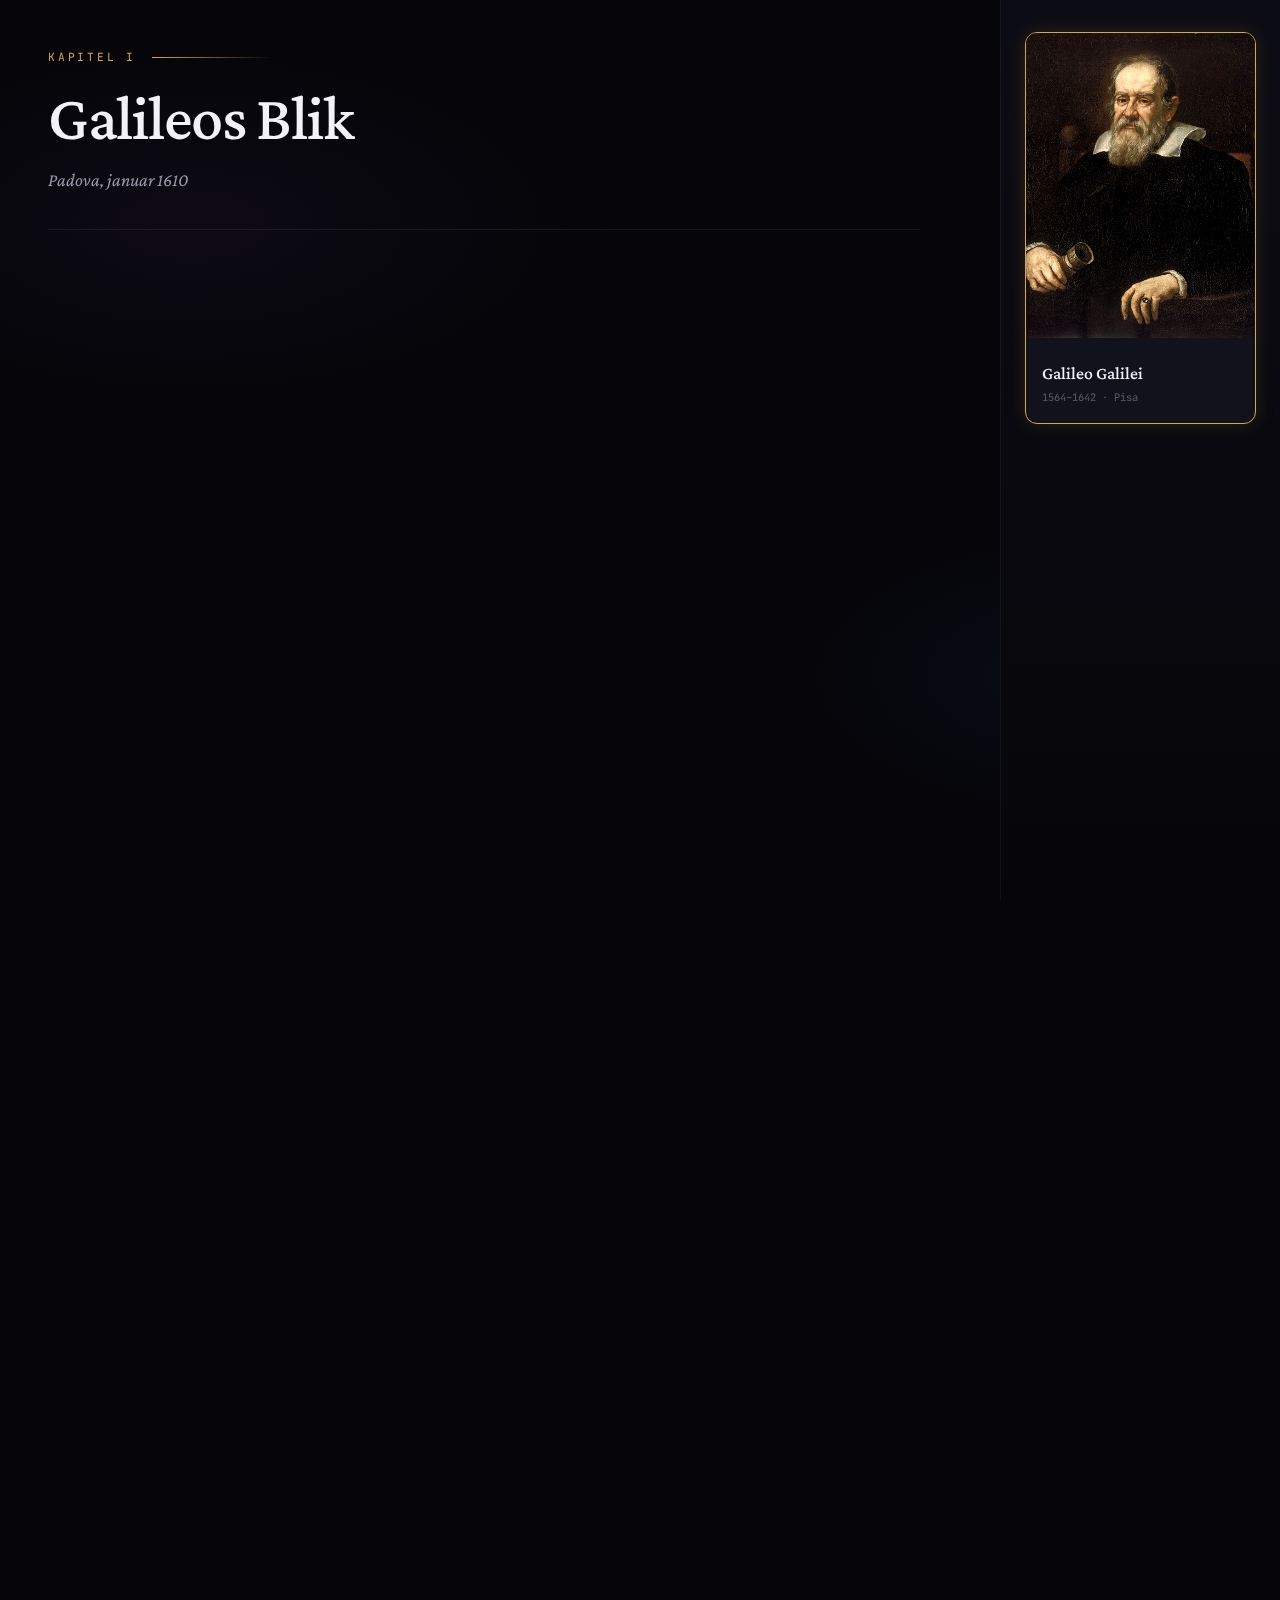
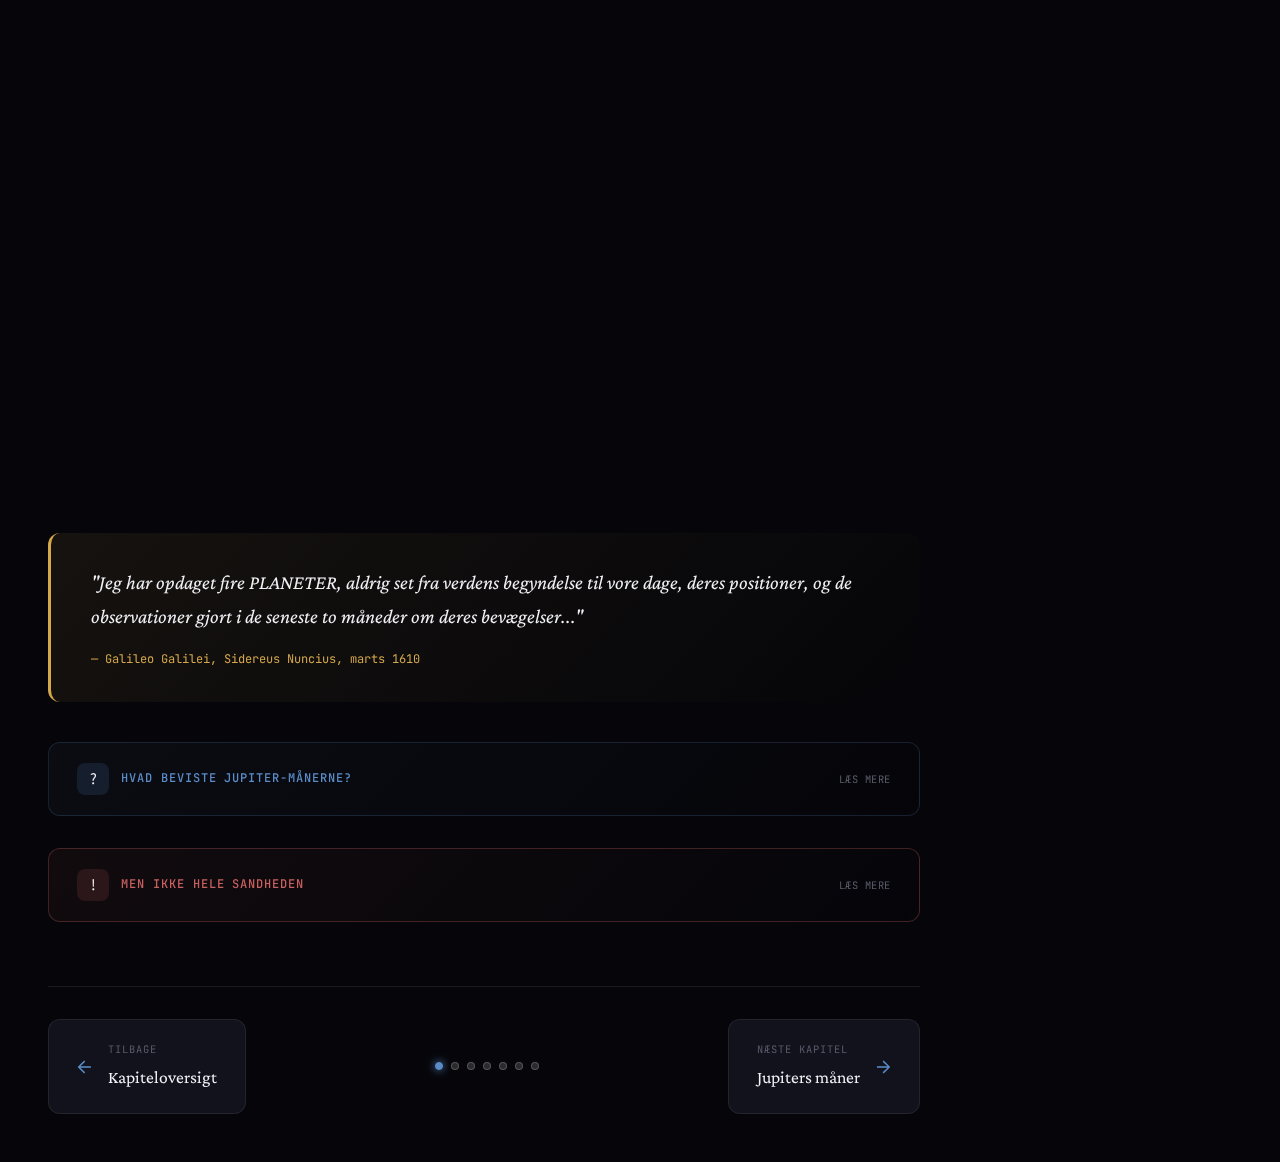
<file: kapitel-1.html>
<!DOCTYPE html>
<html lang="da">
<head>
    <meta charset="UTF-8">
    <meta name="viewport" content="width=device-width, initial-scale=1.0">
    <title>Kapitel I: Galileos Blik – Da himlen åbnede sig</title>
    <link rel="preconnect" href="https://fonts.googleapis.com">
    <link rel="preconnect" href="https://fonts.gstatic.com" crossorigin>
    <link href="https://fonts.googleapis.com/css2?family=Crimson+Pro:ital,wght@0,400;0,500;0,600;1,400;1,500&family=Source+Sans+3:wght@300;400;500;600&family=JetBrains+Mono:wght@400;500&display=swap" rel="stylesheet">
    <link rel="stylesheet" href="styles.css">
</head>
<body>
    <div class="page-wrapper">
        <main class="main-content">
            <header class="chapter-header fade-in">
                <div class="chapter-label">Kapitel I</div>
                <h1 class="chapter-title">Galileos Blik</h1>
                <p class="chapter-subtitle">Padova, januar 1610</p>
            </header>
            
            <!-- CONTEXT: The world before Galileo -->
            <section class="story-section fade-in fade-in-delay-1">
                <p class="lead">
                    I to tusind år havde mennesket vidst, hvordan universet hang sammen.
                    Jorden stod stille i centrum af alt. Solen, Månen, planeterne og stjernerne
                    kredsede om os, indlejret i usynlige krystalkugler der drejede i perfekte cirkler.
                </p>
                <p>
                    Dette verdensbillede — det <strong>ptolemæiske system</strong> — var ikke blot
                    en videnskabelig teori. Det var selve virkeligheden, bekræftet af Aristoteles' fysik,
                    af Kirkens teologi, og af enhver der løftede blikket og så Solen vandre hen over himlen.
                    Alt over Månen var <span class="highlight">perfekt og uforanderligt</span>.
                    Alt herunder var forgængeligt og ufuldkomment.
                </p>
                <p>
                    Kritikerne af en bevægende Jord havde slagkraftige argumenter:
                    Hvis Jorden bevægede sig, ville vi mærke det. Fugle ville blæses af kurs.
                    En sten sluppet fra et tårn ville lande bag tårnet, ikke ved dets fod.
                    Og mest overbevisende: <strong>Månen ville blive tabt i rummet</strong>,
                    efterladt af en Jord i bevægelse. Ingen kunne forklare, hvordan Jorden
                    kunne holde fast i sin Måne, hvis den selv fór afsted gennem rummet.
                </p>
                <p>
                    Ganske få havde vovet at sætte spørgsmålstegn. Copernicus havde i 1543
                    foreslået, at Solen var i centrum — men selv han præsenterede det forsigtigt
                    som en matematisk beregningsmodel, ikke som fysisk virkelighed.
                    At hævde andet var at udfordre Aristoteles, Kirken og hele den intellektuelle orden.
                </p>
            </section>

            <!-- STORY SECTION: The narrative -->
            <section class="story-section fade-in fade-in-delay-2">
                <p class="lead">
                    Natten er kold og klar over Padova. I sin have står en 45-årig professor i matematik
                    med øjet presset mod et rør af læder og messing.
                </p>
                <p>
                    <strong>Galileo Galilei</strong> har i måneder forbedret det nyligt opfundne 
                    "kikkert-instrument" fra Holland. Hans version forstørrer 20 gange – 
                    bedre end noget andet i Europa.
                </p>
                <p>
                    Den <span class="highlight">7. januar</span> retter han det mod Jupiter. 
                    Ved siden af planeten ser han tre små lyspunkter på en næsten perfekt linje. 
                    Han antager, at de er fjerne fixstjerner.
                </p>
                <p>
                    Men de følgende nætter vender han tilbage – og lyspunkterne har <strong>flyttet sig</strong>. 
                    Den 13. januar dukker et fjerde punkt op. Galileo forstår: 
                    dette er <span class="highlight">måner i kredsløb om Jupiter</span>.
                </p>
            </section>
            
            <!-- OBSERVATION: What Galileo saw -->
            <figure class="observation-figure fade-in fade-in-delay-3">
                <img src="images/jupiter-maaner-aarhus.jpg" alt="Jupiter og dens måner set gennem et teleskop" class="observation-image">
                <figcaption class="observation-caption">
                    <div class="observation-caption-label">Det han så</div>
                    <p>
                        Jupiter som en lysende skive, omgivet af fire mindre lyspunkter – de galileiske måner. 
                        Dette billede er taget gennem et moderne teleskop, men synet er næsten identisk med 
                        hvad Galileo observerede for over 400 år siden.
                    </p>
                    <div class="location">Aarhus, januar 2026</div>
                </figcaption>
            </figure>
            
            <!-- QUOTE -->
            <blockquote class="quote-block fade-in">
                <p>
                    "Jeg har opdaget fire PLANETER, aldrig set fra verdens begyndelse til vore dage, 
                    deres positioner, og de observationer gjort i de seneste to måneder om deres bevægelser..."
                </p>
                <cite>— Galileo Galilei, Sidereus Nuncius, marts 1610</cite>
            </blockquote>
            
            <!-- SCIENCE INSET: What Jupiter's moons proved -->
            <details class="science-inset fade-in">
                <summary class="science-inset-header">
                    <span class="science-inset-icon">?</span>
                    <span class="science-inset-title">Hvad beviste Jupiter-månerne?</span>
                    <span class="science-inset-toggle">Læs mere</span>
                </summary>
                <div class="science-inset-body">
                    <p>
                        Opdagelsen viste, at <strong>himmellegemer kan kredse om andet end Jorden</strong>.
                        Den afviste også et vigtigt modargument: kritikere havde spurgt, hvordan Jorden
                        kunne bevæge sig uden at "tabe" Månen. Jupiter beviste, at en planet i bevægelse
                        sagtens kan have måner.
                    </p>
                </div>
            </details>

            <!-- SCIENCE INSET: Important caveat -->
            <details class="science-inset important fade-in">
                <summary class="science-inset-header">
                    <span class="science-inset-icon">!</span>
                    <span class="science-inset-title">Men ikke hele sandheden</span>
                    <span class="science-inset-toggle">Læs mere</span>
                </summary>
                <div class="science-inset-body">
                    <p>
                        <strong>Jupiter-månerne modbeviste ikke direkte, at Jorden var universets centrum.</strong>
                        Selv i et geocentrisk system kunne Jupiter have sine egne måner.
                    </p>
                    <p>
                        Det afgørende bevis mod Ptolemæus skulle komme fra en anden planet: <strong>Venus</strong>.
                    </p>
                </div>
            </details>
            
            <!-- PAGE NAVIGATION -->
            <nav class="page-nav">
                <a href="index.html" class="page-nav-btn prev">
                    <span class="arrow">←</span>
                    <div>
                        <div class="label">Tilbage</div>
                        <div class="title">Kapiteloversigt</div>
                    </div>
                </a>
                
                <div class="chapter-indicator">
                    <span class="chapter-dot active"></span>
                    <span class="chapter-dot"></span>
                    <span class="chapter-dot"></span>
                    <span class="chapter-dot"></span>
                    <span class="chapter-dot"></span>
                    <span class="chapter-dot"></span>
                    <span class="chapter-dot"></span>
                </div>
                
                <a href="kapitel-2.html" class="page-nav-btn next">
                    <div>
                        <div class="label">Næste kapitel</div>
                        <div class="title">Jupiters måner</div>
                    </div>
                    <span class="arrow">→</span>
                </a>
            </nav>
        </main>
        
        <!-- PORTRAIT SIDEBAR -->
        <aside class="portrait-sidebar">
            <div class="portrait-card active">
                <img src="images/galileo.jpg" alt="Galileo Galilei" class="portrait-image">
                <div class="portrait-info">
                    <h3 class="portrait-name">Galileo Galilei</h3>
                    <div class="portrait-dates">1564–1642 · Pisa</div>
                </div>
            </div>
            
        </aside>
    </div>
    
    <script src="scripts.js"></script>
</body>
</html>
</file>
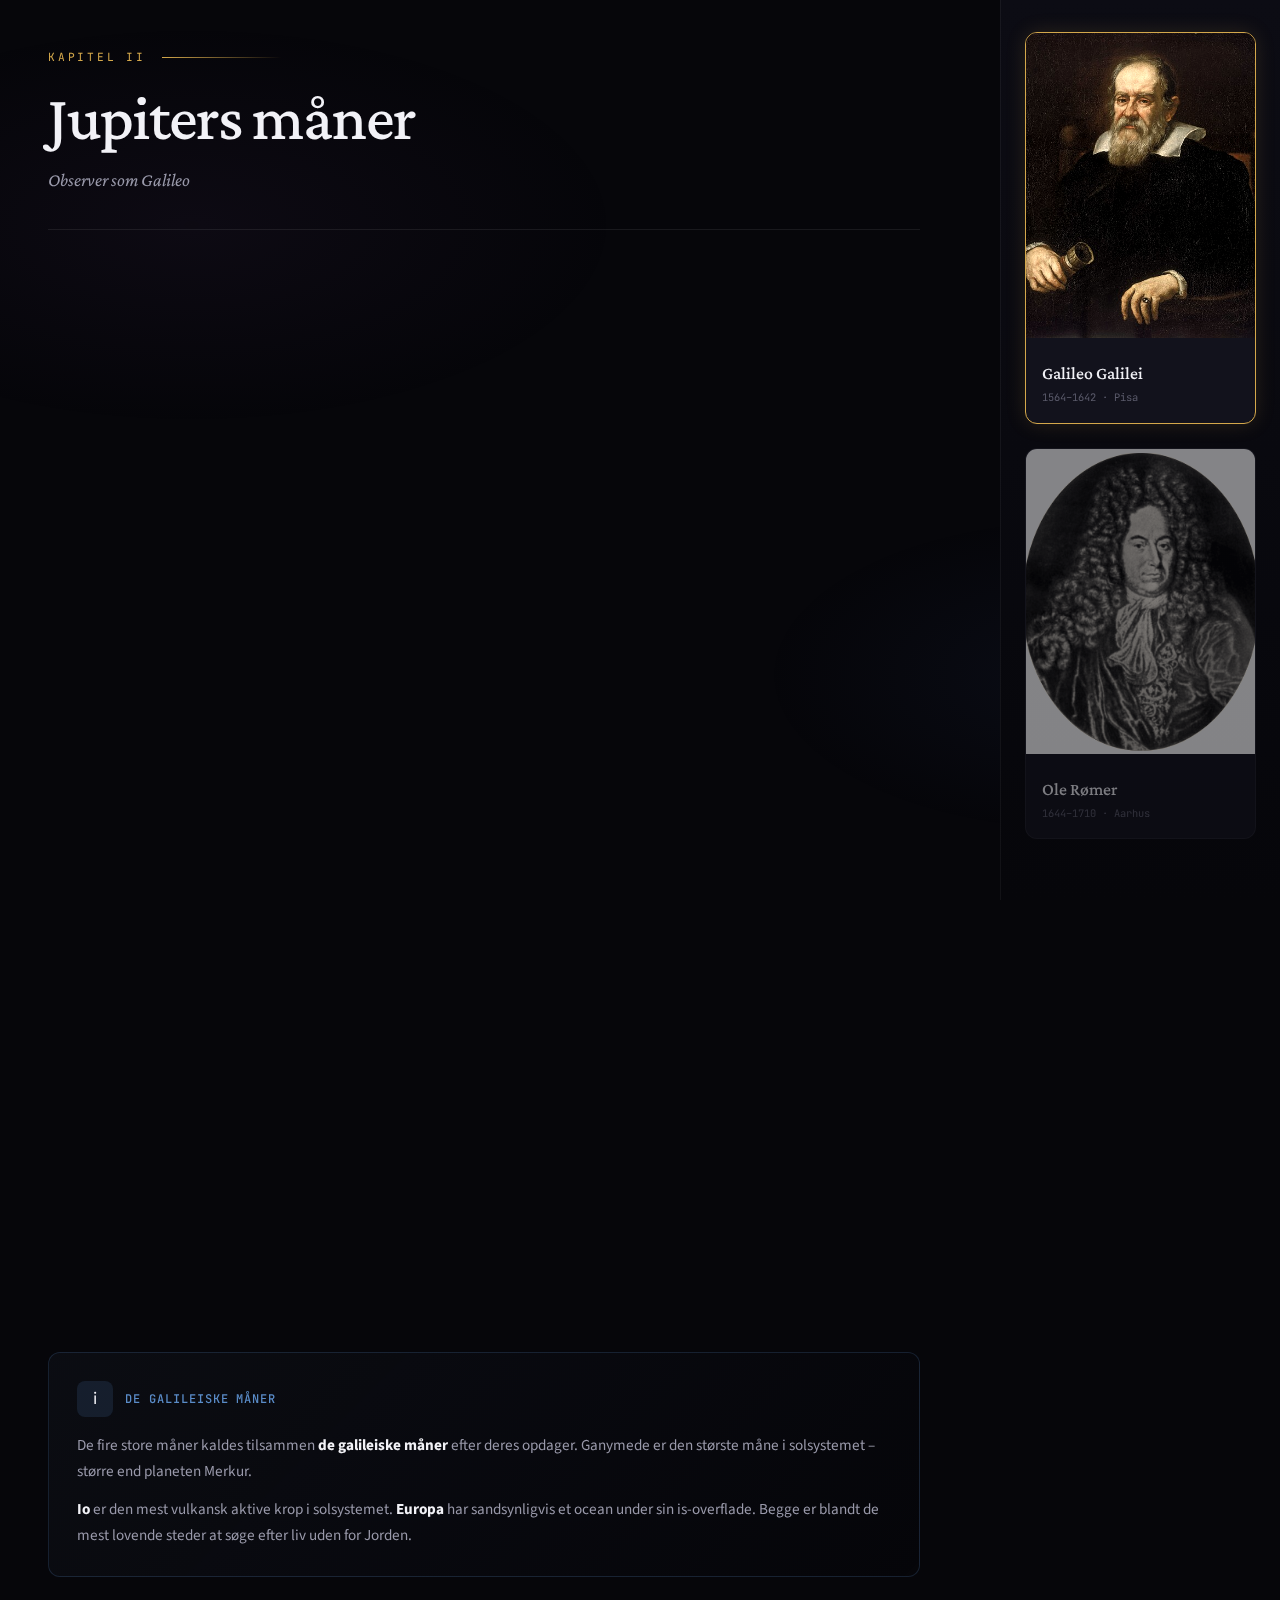
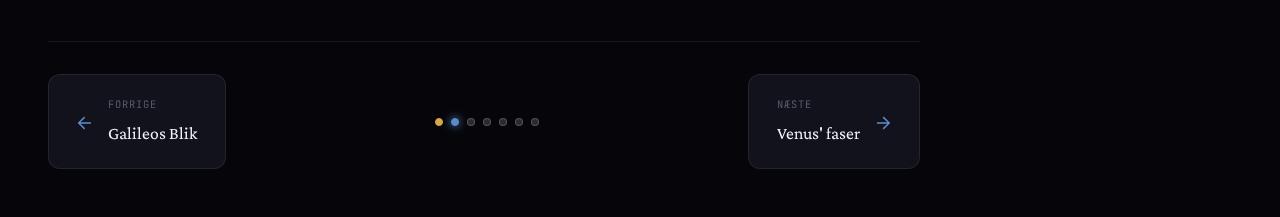
<file: kapitel-2.html>
<!DOCTYPE html>
<html lang="da">
<head>
    <meta charset="UTF-8">
    <meta name="viewport" content="width=device-width, initial-scale=1.0">
    <title>Kapitel II: Jupiters måner – Da himlen åbnede sig</title>
    <link rel="preconnect" href="https://fonts.googleapis.com">
    <link rel="preconnect" href="https://fonts.gstatic.com" crossorigin>
    <link href="https://fonts.googleapis.com/css2?family=Crimson+Pro:ital,wght@0,400;0,500;0,600;1,400;1,500&family=Source+Sans+3:wght@300;400;500;600&family=JetBrains+Mono:wght@400;500&display=swap" rel="stylesheet">
    <link rel="stylesheet" href="styles.css">
    <style>
        /* Jupiter Simulator Styles */
        .jupiter-viewport {
            position: relative;
            width: 100%;
            height: 220px;
            background: radial-gradient(ellipse at center, rgba(25,25,40,0.9) 0%, var(--night-deep) 70%);
            border-radius: 12px;
            overflow: hidden;
            border: 1px solid rgba(255,255,255,0.05);
        }
        
        .jupiter-system {
            position: absolute;
            left: 50%;
            top: 50%;
            transform-origin: center center;
            transition: transform 0.2s ease;
        }
        
        .jupiter-planet {
            position: absolute;
            width: 44px;
            height: 44px;
            left: -22px;
            top: -22px;
            background: linear-gradient(135deg, #f0e0c0 0%, #d4a84b 40%, #a08040 80%, #705830 100%);
            border-radius: 50%;
            box-shadow: 0 0 60px rgba(232, 212, 168, 0.3), inset -10px -5px 20px rgba(0,0,0,0.4);
        }
        
        .jupiter-bands {
            position: absolute;
            width: 100%;
            height: 100%;
            border-radius: 50%;
            overflow: hidden;
        }
        
        .jupiter-bands::before,
        .jupiter-bands::after {
            content: '';
            position: absolute;
            width: 100%;
            height: 4px;
            background: rgba(120, 80, 40, 0.5);
            left: 0;
        }
        
        .jupiter-bands::before { top: 35%; }
        .jupiter-bands::after { top: 55%; }
        
        .moon {
            position: absolute;
            border-radius: 50%;
            transition: all 0.15s linear;
        }
        
        .moon-label {
            position: absolute;
            top: -20px;
            left: 50%;
            transform: translateX(-50%);
            font-family: 'JetBrains Mono', monospace;
            font-size: 0.6rem;
            color: var(--text-dim);
            white-space: nowrap;
            opacity: 0;
            transition: opacity 0.3s;
            pointer-events: none;
        }
        
        .show-labels .moon-label { opacity: 1; }
        
        .moon-io {
            width: 8px;
            height: 8px;
            background: var(--io-orange);
            box-shadow: 0 0 12px var(--io-orange);
        }
        
        .moon-europa {
            width: 7px;
            height: 7px;
            background: var(--europa-ice);
            box-shadow: 0 0 10px var(--europa-ice);
        }
        
        .moon-ganymede {
            width: 10px;
            height: 10px;
            background: var(--ganymede-grey);
            box-shadow: 0 0 14px var(--ganymede-grey);
        }
        
        .moon-callisto {
            width: 9px;
            height: 9px;
            background: var(--callisto-brown);
            box-shadow: 0 0 12px var(--callisto-brown);
        }
        
        .sim-stats {
            display: grid;
            grid-template-columns: 1fr 1fr;
            gap: 1rem;
            margin: 1.5rem 0;
        }
        
        .sim-stat {
            background: var(--surface-elevated);
            border-radius: 8px;
            padding: 1rem;
        }
        
        .sim-stat-label {
            font-family: 'JetBrains Mono', monospace;
            font-size: 0.65rem;
            color: var(--text-dim);
            text-transform: uppercase;
            letter-spacing: 0.05em;
            margin-bottom: 0.25rem;
        }
        
        .sim-stat-value {
            font-family: 'Crimson Pro', Georgia, serif;
            font-size: 1.15rem;
            color: var(--text-primary);
        }
        
        .moon-grid {
            display: grid;
            grid-template-columns: repeat(4, 1fr);
            gap: 0.75rem;
            margin-top: 1.5rem;
        }
        
        .moon-card {
            background: var(--surface-elevated);
            border-radius: 8px;
            padding: 0.75rem;
            text-align: center;
        }
        
        .moon-card-dot {
            width: 10px;
            height: 10px;
            border-radius: 50%;
            margin: 0 auto 0.4rem;
        }
        
        .moon-card.io .moon-card-dot { background: var(--io-orange); box-shadow: 0 0 8px var(--io-orange); }
        .moon-card.europa .moon-card-dot { background: var(--europa-ice); box-shadow: 0 0 8px var(--europa-ice); }
        .moon-card.ganymede .moon-card-dot { background: var(--ganymede-grey); box-shadow: 0 0 8px var(--ganymede-grey); }
        .moon-card.callisto .moon-card-dot { background: var(--callisto-brown); box-shadow: 0 0 8px var(--callisto-brown); }
        
        .moon-card h4 {
            font-family: 'Crimson Pro', Georgia, serif;
            font-size: 0.95rem;
            font-weight: 500;
            margin-bottom: 0.15rem;
        }
        
        .moon-card .period {
            font-family: 'JetBrains Mono', monospace;
            font-size: 0.65rem;
            color: var(--text-dim);
        }
        
        .datetime-inputs {
            display: flex;
            gap: 0.5rem;
        }
        
        .datetime-inputs input {
            flex: 1;
            padding: 0.6rem 0.8rem;
            background: var(--surface-elevated);
            border: 1px solid rgba(255,255,255,0.1);
            border-radius: 8px;
            color: var(--text-primary);
            font-family: 'JetBrains Mono', monospace;
            font-size: 0.85rem;
        }
        
        .datetime-inputs input:focus {
            outline: none;
            border-color: var(--accent-blue);
        }
        
        .toggle-row {
            display: flex;
            gap: 1.5rem;
            align-items: center;
        }
        
        .toggle-item {
            display: flex;
            align-items: center;
            gap: 0.6rem;
        }
        
        .toggle {
            width: 40px;
            height: 20px;
            background: var(--surface-elevated);
            border-radius: 10px;
            cursor: pointer;
            position: relative;
            transition: background 0.3s;
        }
        
        .toggle::after {
            content: '';
            position: absolute;
            top: 2px;
            left: 2px;
            width: 16px;
            height: 16px;
            background: var(--text-secondary);
            border-radius: 50%;
            transition: all 0.3s;
        }
        
        .toggle.active { background: var(--accent-blue); }
        .toggle.active::after {
            transform: translateX(20px);
            background: var(--night-deep);
        }
        
        .toggle-label {
            font-size: 0.8rem;
            color: var(--text-secondary);
        }
        
        @media (max-width: 640px) {
            .moon-grid {
                grid-template-columns: repeat(2, 1fr);
            }
        }
    </style>
</head>
<body>
    <div class="page-wrapper">
        <main class="main-content">
            <header class="chapter-header fade-in">
                <div class="chapter-label">Kapitel II</div>
                <h1 class="chapter-title">Jupiters måner</h1>
                <p class="chapter-subtitle">Observer som Galileo</p>
            </header>
            
            <!-- INTRO -->
            <section class="story-section fade-in fade-in-delay-1">
                <p class="lead">
                    Brug simulatoren nedenfor til at se Jupiters fire store måner – præcis som 
                    Galileo så dem i sit teleskop. Du kan rejse i tid, tilføje parallaktisk 
                    vinkel og se hvordan månerne bevæger sig.
                </p>
            </section>
            
            <!-- JUPITER SIMULATOR -->
            <div class="simulator-section fade-in fade-in-delay-2" id="jupiterSimulator">
                <div class="simulator-header">
                    <span class="simulator-icon">🔭</span>
                    <span class="simulator-title">Jupiter-simulator</span>
                </div>
                
                <div class="jupiter-viewport" id="jupiterViewport">
                    <div class="jupiter-system" id="jupiterSystem">
                        <div class="jupiter-planet">
                            <div class="jupiter-bands"></div>
                        </div>
                        <div class="moon moon-io" id="moonIo"><span class="moon-label">Io</span></div>
                        <div class="moon moon-europa" id="moonEuropa"><span class="moon-label">Europa</span></div>
                        <div class="moon moon-ganymede" id="moonGanymede"><span class="moon-label">Ganymede</span></div>
                        <div class="moon moon-callisto" id="moonCallisto"><span class="moon-label">Callisto</span></div>
                    </div>
                </div>
                
                <div class="sim-stats">
                    <div class="sim-stat">
                        <div class="sim-stat-label">Dato og tid</div>
                        <div class="sim-stat-value" id="displayDateTime">12. jan. 2026, 19:00</div>
                    </div>
                    <div class="sim-stat">
                        <div class="sim-stat-label">Parallaktisk vinkel</div>
                        <div class="sim-stat-value"><span id="displayAngle">0</span>°</div>
                    </div>
                </div>
                
                <div class="controls-group">
                    <div class="control-row">
                        <label class="control-label">Dato og tid</label>
                        <div class="datetime-inputs">
                            <input type="date" id="inputDate" value="2026-01-12">
                            <input type="time" id="inputTime" value="19:00">
                        </div>
                    </div>
                    
                    <div class="control-row">
                        <label class="control-label">Tidsskyder (±7 dage)</label>
                        <input type="range" id="timeSlider" min="-168" max="168" value="0">
                    </div>
                    
                    <div class="control-row">
                        <label class="control-label">Parallaktisk vinkel</label>
                        <input type="range" id="angleSlider" min="-45" max="45" value="0">
                    </div>
                    
                    <div class="control-row">
                        <div class="toggle-row">
                            <div class="toggle-item">
                                <div class="toggle" id="toggleLabels"></div>
                                <span class="toggle-label">Vis navne</span>
                            </div>
                        </div>
                    </div>
                    
                    <div class="button-row">
                        <button class="btn" id="btnPlay">Afspil</button>
                        <button class="btn" id="btnGalileo">7. jan 1610</button>
                        <button class="btn" id="btnNow">Nu</button>
                    </div>
                </div>
                
                <div class="moon-grid">
                    <div class="moon-card io">
                        <div class="moon-card-dot"></div>
                        <h4>Io</h4>
                        <div class="period">1,77 dage</div>
                    </div>
                    <div class="moon-card europa">
                        <div class="moon-card-dot"></div>
                        <h4>Europa</h4>
                        <div class="period">3,55 dage</div>
                    </div>
                    <div class="moon-card ganymede">
                        <div class="moon-card-dot"></div>
                        <h4>Ganymede</h4>
                        <div class="period">7,15 dage</div>
                    </div>
                    <div class="moon-card callisto">
                        <div class="moon-card-dot"></div>
                        <h4>Callisto</h4>
                        <div class="period">16,69 dage</div>
                    </div>
                </div>
            </div>
            
            <!-- FACTS -->
            <section class="facts-section fade-in">
                <div class="facts-header">
                    <div class="facts-icon">i</div>
                    <div class="facts-title">De galileiske måner</div>
                </div>
                <p>
                    De fire store måner kaldes tilsammen <strong>de galileiske måner</strong> efter deres opdager. 
                    Ganymede er den største måne i solsystemet – større end planeten Merkur.
                </p>
                <p>
                    <strong>Io</strong> er den mest vulkansk aktive krop i solsystemet. 
                    <strong>Europa</strong> har sandsynligvis et ocean under sin is-overflade. 
                    Begge er blandt de mest lovende steder at søge efter liv uden for Jorden.
                </p>
            </section>
            
            <!-- PAGE NAVIGATION -->
            <nav class="page-nav">
                <a href="kapitel-1.html" class="page-nav-btn prev">
                    <span class="arrow">←</span>
                    <div>
                        <div class="label">Forrige</div>
                        <div class="title">Galileos Blik</div>
                    </div>
                </a>
                
                <div class="chapter-indicator">
                    <span class="chapter-dot completed"></span>
                    <span class="chapter-dot active"></span>
                    <span class="chapter-dot"></span>
                    <span class="chapter-dot"></span>
                    <span class="chapter-dot"></span>
                    <span class="chapter-dot"></span>
                    <span class="chapter-dot"></span>
                </div>
                
                <a href="kapitel-3.html" class="page-nav-btn next">
                    <div>
                        <div class="label">Næste</div>
                        <div class="title">Venus' faser</div>
                    </div>
                    <span class="arrow">→</span>
                </a>
            </nav>
        </main>
        
        <!-- PORTRAIT SIDEBAR -->
        <aside class="portrait-sidebar">
            <div class="portrait-card active">
                <img src="images/galileo.jpg" alt="Galileo Galilei" class="portrait-image">
                <div class="portrait-info">
                    <h3 class="portrait-name">Galileo Galilei</h3>
                    <div class="portrait-dates">1564–1642 · Pisa</div>
                </div>
            </div>
            
            <div class="portrait-card" style="opacity: 0.5;">
                <img src="images/roemer.jpg" alt="Ole Rømer" class="portrait-image">
                <div class="portrait-info">
                    <h3 class="portrait-name">Ole Rømer</h3>
                    <div class="portrait-dates">1644–1710 · Aarhus</div>
                </div>
            </div>
        </aside>
    </div>
    
    <script src="scripts.js"></script>
</body>
</html>
</file>
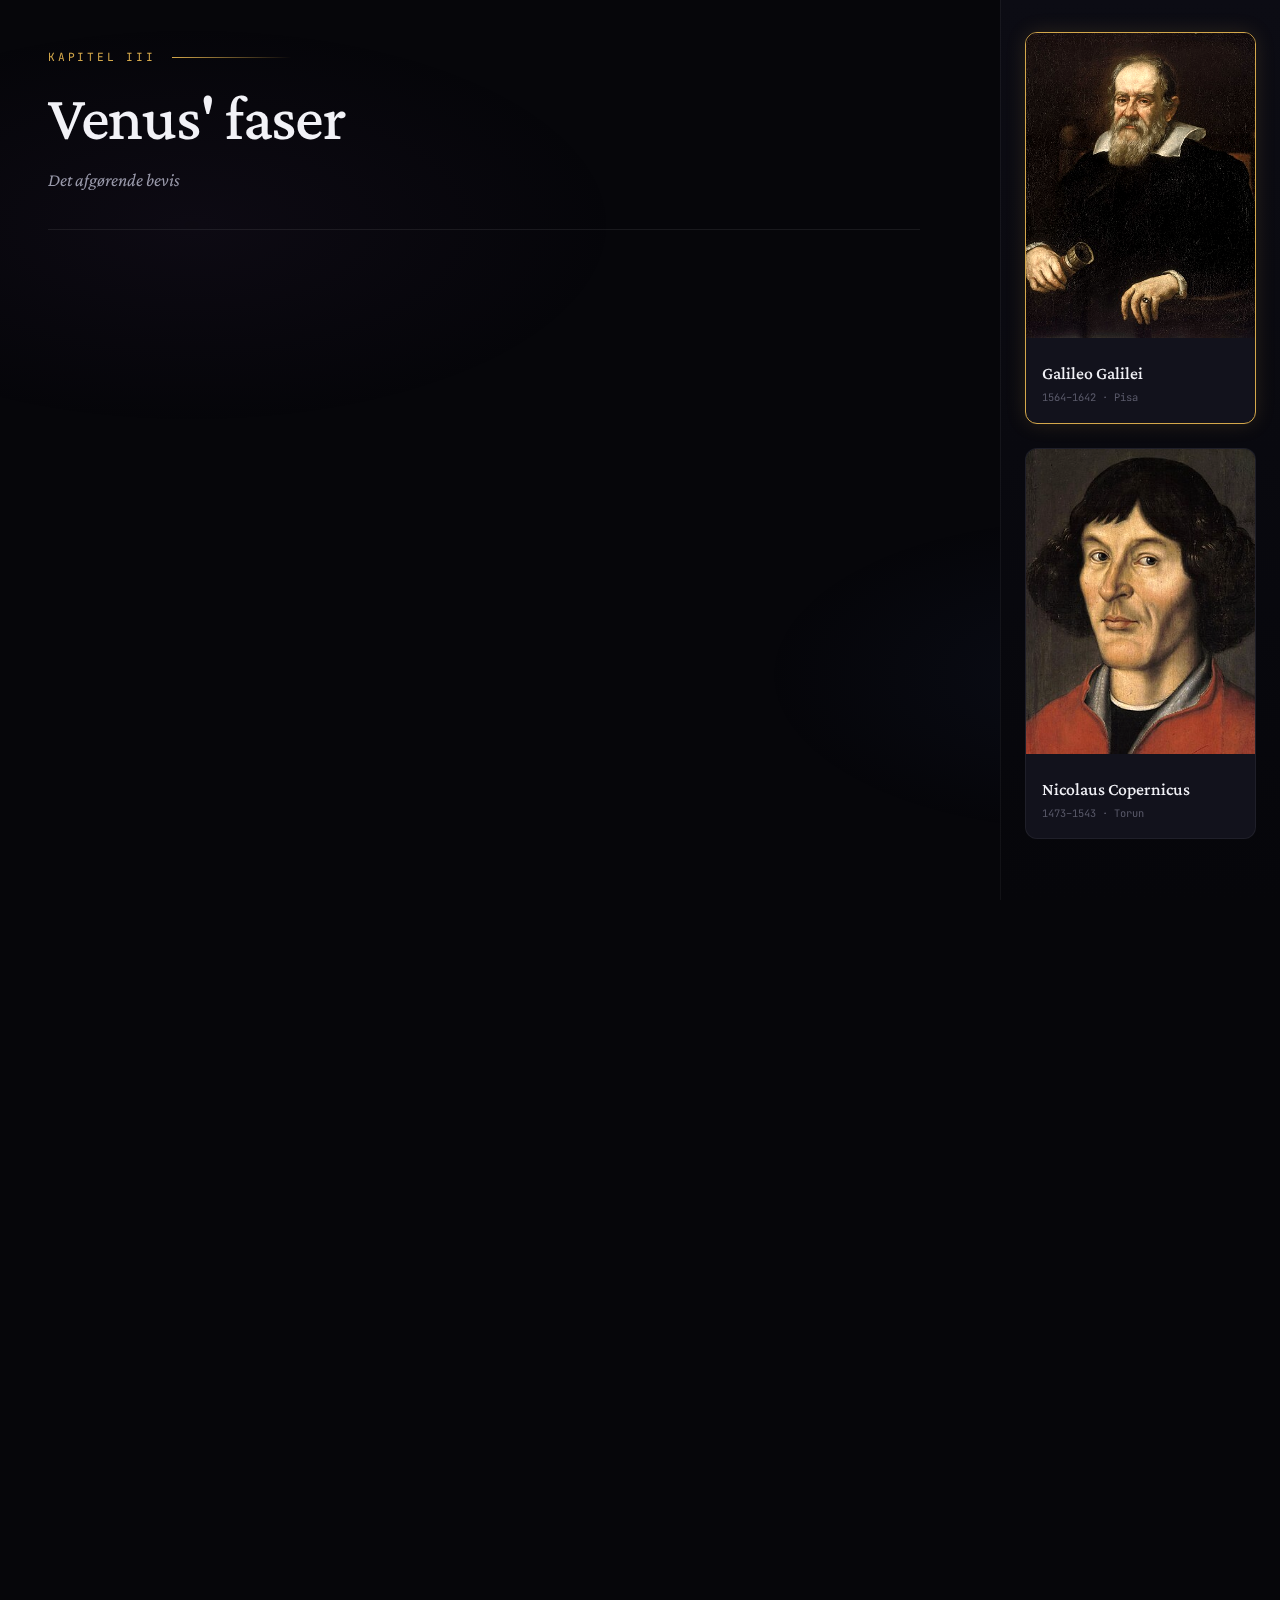
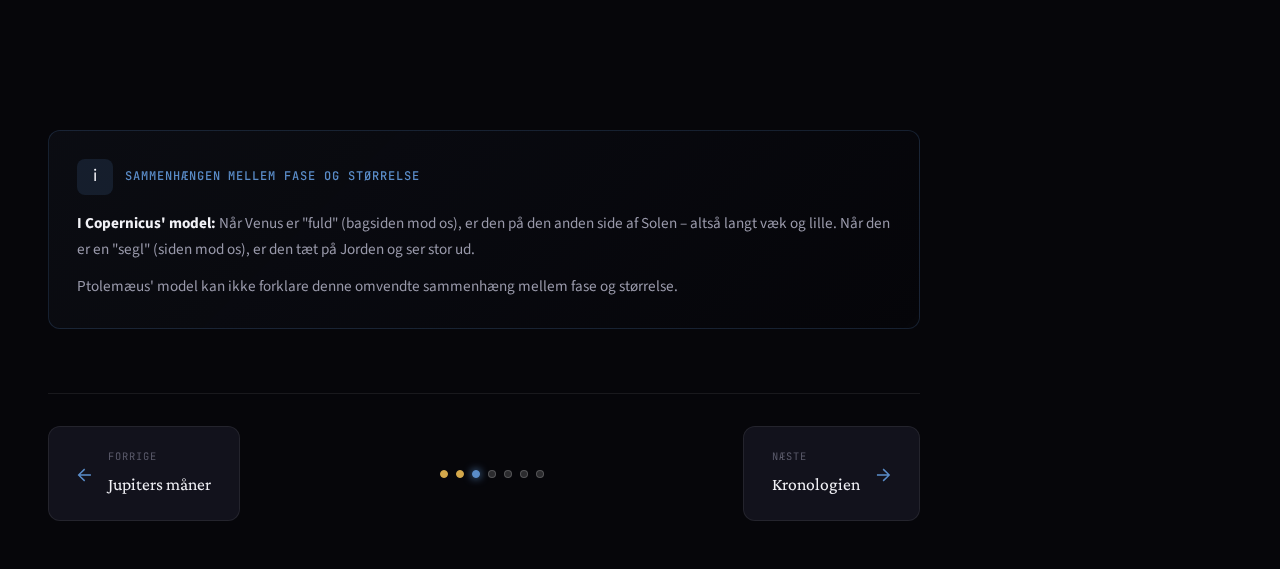
<file: kapitel-3.html>
<!DOCTYPE html>
<html lang="da">
<head>
    <meta charset="UTF-8">
    <meta name="viewport" content="width=device-width, initial-scale=1.0">
    <title>Kapitel III: Venus' faser – Da himlen åbnede sig</title>
    <link rel="preconnect" href="https://fonts.googleapis.com">
    <link rel="preconnect" href="https://fonts.gstatic.com" crossorigin>
    <link href="https://fonts.googleapis.com/css2?family=Crimson+Pro:ital,wght@0,400;0,500;0,600;1,400;1,500&family=Source+Sans+3:wght@300;400;500;600&family=JetBrains+Mono:wght@400;500&display=swap" rel="stylesheet">
    <link rel="stylesheet" href="styles.css">
    <style>
        /* Venus Simulator Styles */
        .venus-comparison {
            display: grid;
            grid-template-columns: 1fr 1fr;
            gap: 1.5rem;
            margin: 1.5rem 0;
        }
        
        .model-panel {
            background: var(--surface-elevated);
            border-radius: 12px;
            padding: 1.5rem;
        }
        
        .model-header {
            text-align: center;
            margin-bottom: 1rem;
        }
        
        .model-name {
            font-family: 'Crimson Pro', Georgia, serif;
            font-size: 1.15rem;
            font-weight: 500;
            color: var(--text-primary);
        }
        
        .model-desc {
            font-size: 0.8rem;
            color: var(--text-dim);
            margin-top: 0.25rem;
        }
        
        .model-view {
            position: relative;
            width: 100%;
            aspect-ratio: 1;
            background: radial-gradient(ellipse at center, rgba(20,20,35,0.9) 0%, var(--night-deep) 80%);
            border-radius: 8px;
            margin-bottom: 1rem;
        }
        
        .orbit-ring {
            position: absolute;
            border: 1px dashed rgba(255,255,255,0.1);
            border-radius: 50%;
            left: 50%;
            top: 50%;
            transform: translate(-50%, -50%);
        }
        
        .model-view .sun {
            position: absolute;
            width: 20px;
            height: 20px;
            background: radial-gradient(circle, #fff8e0 0%, #ffc800 40%, #ff8800 100%);
            border-radius: 50%;
            box-shadow: 0 0 20px #ffc800;
        }
        
        .model-view .earth {
            position: absolute;
            width: 14px;
            height: 14px;
            background: linear-gradient(135deg, #4a8cc8 0%, #2a5c78 50%, #1a3c48 100%);
            border-radius: 50%;
            box-shadow: 0 0 10px rgba(74, 140, 200, 0.4);
        }
        
        .model-view .venus {
            position: absolute;
            width: 10px;
            height: 10px;
            background: var(--venus-glow);
            border-radius: 50%;
            box-shadow: 0 0 8px var(--venus-glow);
        }
        
        .venus-appearance {
            display: flex;
            justify-content: center;
            margin-bottom: 1rem;
        }
        
        .venus-disk-container {
            position: relative;
            width: 50px;
            height: 50px;
            transition: width 0.3s, height 0.3s;
        }
        
        .venus-disk {
            width: 100%;
            height: 100%;
            background: var(--venus-glow);
            border-radius: 50%;
        }
        
        .venus-shadow {
            position: absolute;
            top: 0;
            height: 100%;
            background: var(--night-deep);
            transition: all 0.3s;
        }
        
        .venus-stats {
            text-align: center;
        }
        
        .venus-stat-row {
            display: flex;
            justify-content: space-between;
            padding: 0.4rem 0;
            font-size: 0.85rem;
            border-bottom: 1px solid rgba(255,255,255,0.05);
        }
        
        .venus-stat-row:last-child { border-bottom: none; }
        
        .venus-stat-label { color: var(--text-dim); }
        .venus-stat-value { color: var(--text-primary); font-weight: 500; }
        
        .conclusion-box {
            background: linear-gradient(135deg, rgba(96, 160, 104, 0.15) 0%, rgba(50, 80, 60, 0.1) 100%);
            border: 1px solid rgba(96, 160, 104, 0.3);
            border-radius: 12px;
            padding: 1.5rem;
            margin-top: 1.5rem;
        }
        
        .conclusion-box h4 {
            color: var(--accent-green);
            margin-bottom: 0.5rem;
            font-size: 1rem;
        }
        
        .conclusion-box p {
            font-size: 0.95rem;
            color: var(--text-secondary);
        }
        
        @media (max-width: 768px) {
            .venus-comparison {
                grid-template-columns: 1fr;
            }
        }
    </style>
</head>
<body>
    <div class="page-wrapper">
        <main class="main-content">
            <header class="chapter-header fade-in">
                <div class="chapter-label">Kapitel III</div>
                <h1 class="chapter-title">Venus' faser</h1>
                <p class="chapter-subtitle">Det afgørende bevis</p>
            </header>
            
            <!-- STORY SECTION -->
            <section class="story-section fade-in fade-in-delay-1">
                <p class="lead">
                    Jupiter-månerne viste, at ikke alt kredsede om Jorden. Men Venus leverede det 
                    dødsstød, som gjorde Ptolemæus' model umulig.
                </p>
                <p>
                    I efteråret 1610 begyndte Galileo at observere <strong>Venus</strong> gennem sit teleskop. 
                    Han så noget forbløffende: planeten havde <span class="highlight">faser</span>, ligesom Månen.
                </p>
                <p>
                    Venus gik fra at være en lille, næsten fuld skive – til at blive en stor, tynd segl. 
                    Denne observation var <strong>umulig</strong> i Ptolemæus' model.
                </p>
            </section>
            
            <!-- VENUS SIMULATOR -->
            <div class="simulator-section fade-in fade-in-delay-2" id="venusSimulator">
                <div class="simulator-header">
                    <span class="simulator-icon">☉</span>
                    <span class="simulator-title">Venus-fase simulator</span>
                </div>
                
                <div class="venus-comparison">
                    <!-- PTOLEMY MODEL -->
                    <div class="model-panel">
                        <div class="model-header">
                            <h4 class="model-name">Ptolemæus' model</h4>
                            <p class="model-desc">Jorden i centrum</p>
                        </div>
                        <div class="model-view" id="ptolemyView">
                            <div class="orbit-ring" style="width: 70%; height: 70%;"></div>
                            <div class="earth" style="left: calc(50% - 7px); top: calc(50% - 7px);"></div>
                            <div class="sun" id="ptolemySun" style="left: 30%; top: 30%;"></div>
                            <div class="venus" id="ptolemyVenus" style="left: 40%; top: 40%;"></div>
                        </div>
                        <div class="venus-appearance">
                            <div class="venus-disk-container" id="ptolemyDiskContainer">
                                <div class="venus-disk"></div>
                                <div class="venus-shadow" id="ptolemyShadow"></div>
                            </div>
                        </div>
                        <div class="venus-stats">
                            <div class="venus-stat-row">
                                <span class="venus-stat-label">Fase:</span>
                                <span class="venus-stat-value" id="ptolemyPhaseLabel">Segl</span>
                            </div>
                            <div class="venus-stat-row">
                                <span class="venus-stat-label">Størrelse:</span>
                                <span class="venus-stat-value" id="ptolemySizeLabel">Lille</span>
                            </div>
                        </div>
                    </div>
                    
                    <!-- COPERNICUS MODEL -->
                    <div class="model-panel">
                        <div class="model-header">
                            <h4 class="model-name">Copernicus' model</h4>
                            <p class="model-desc">Solen i centrum</p>
                        </div>
                        <div class="model-view" id="copernicusView">
                            <div class="orbit-ring" style="width: 36%; height: 36%;"></div>
                            <div class="orbit-ring" style="width: 64%; height: 64%;"></div>
                            <div class="sun" style="left: calc(50% - 10px); top: calc(50% - 10px);"></div>
                            <div class="venus" id="copernicusVenus" style="left: 30%; top: 50%;"></div>
                            <div class="earth" id="copernicusEarth" style="left: 70%; top: 50%;"></div>
                        </div>
                        <div class="venus-appearance">
                            <div class="venus-disk-container" id="copernicusDiskContainer">
                                <div class="venus-disk"></div>
                                <div class="venus-shadow" id="copernicusShadow"></div>
                            </div>
                        </div>
                        <div class="venus-stats">
                            <div class="venus-stat-row">
                                <span class="venus-stat-label">Fase:</span>
                                <span class="venus-stat-value" id="copernicusPhaseLabel">Fuld</span>
                            </div>
                            <div class="venus-stat-row">
                                <span class="venus-stat-label">Størrelse:</span>
                                <span class="venus-stat-value" id="copernicusSizeLabel">Mellem</span>
                            </div>
                        </div>
                    </div>
                </div>
                
                <div class="controls-group">
                    <div class="control-row">
                        <label class="control-label">Venus' position i sin bane</label>
                        <input type="range" id="venusSlider" min="0" max="360" value="0">
                    </div>
                    
                    <div class="button-row">
                        <button class="btn" id="btnVenusPlay">Afspil</button>
                        <button class="btn" id="btnVenusInferior">Nedre konjunktion</button>
                        <button class="btn" id="btnVenusSuperior">Øvre konjunktion</button>
                        <button class="btn" id="btnVenusElongation">Største elongation</button>
                    </div>
                </div>
                
                <div class="conclusion-box">
                    <h4>Konklusionen</h4>
                    <p>
                        I Ptolemæus' model forbliver Venus altid mellem Jorden og Solen. 
                        Den kan derfor <strong>aldrig</strong> vise en "fuld" fase. 
                        Men Galileo observerede netop dette – en lille, næsten fuld Venus.
                        <br><br>
                        Dette var kun muligt hvis Venus kredser om <strong>Solen</strong>, ikke Jorden.
                    </p>
                </div>
            </div>
            
            <!-- FACTS -->
            <section class="facts-section fade-in">
                <div class="facts-header">
                    <div class="facts-icon">i</div>
                    <div class="facts-title">Sammenhængen mellem fase og størrelse</div>
                </div>
                <p>
                    <strong>I Copernicus' model:</strong> Når Venus er "fuld" (bagsiden mod os), 
                    er den på den anden side af Solen – altså langt væk og lille. 
                    Når den er en "segl" (siden mod os), er den tæt på Jorden og ser stor ud.
                </p>
                <p>
                    Ptolemæus' model kan ikke forklare denne omvendte sammenhæng mellem fase og størrelse.
                </p>
            </section>
            
            <!-- PAGE NAVIGATION -->
            <nav class="page-nav">
                <a href="kapitel-2.html" class="page-nav-btn prev">
                    <span class="arrow">←</span>
                    <div>
                        <div class="label">Forrige</div>
                        <div class="title">Jupiters måner</div>
                    </div>
                </a>
                
                <div class="chapter-indicator">
                    <span class="chapter-dot completed"></span>
                    <span class="chapter-dot completed"></span>
                    <span class="chapter-dot active"></span>
                    <span class="chapter-dot"></span>
                    <span class="chapter-dot"></span>
                    <span class="chapter-dot"></span>
                    <span class="chapter-dot"></span>
                </div>
                
                <a href="kapitel-4.html" class="page-nav-btn next">
                    <div>
                        <div class="label">Næste</div>
                        <div class="title">Kronologien</div>
                    </div>
                    <span class="arrow">→</span>
                </a>
            </nav>
        </main>
        
        <!-- PORTRAIT SIDEBAR -->
        <aside class="portrait-sidebar">
            <div class="portrait-card active">
                <img src="images/galileo.jpg" alt="Galileo Galilei" class="portrait-image">
                <div class="portrait-info">
                    <h3 class="portrait-name">Galileo Galilei</h3>
                    <div class="portrait-dates">1564–1642 · Pisa</div>
                </div>
            </div>
            
            <div class="portrait-card">
                <img src="images/copernicus.jpg" alt="Nicolaus Copernicus" class="portrait-image">
                <div class="portrait-info">
                    <h3 class="portrait-name">Nicolaus Copernicus</h3>
                    <div class="portrait-dates">1473–1543 · Torun</div>
                </div>
            </div>
        </aside>
    </div>
    
    <script src="scripts.js"></script>
</body>
</html>
</file>
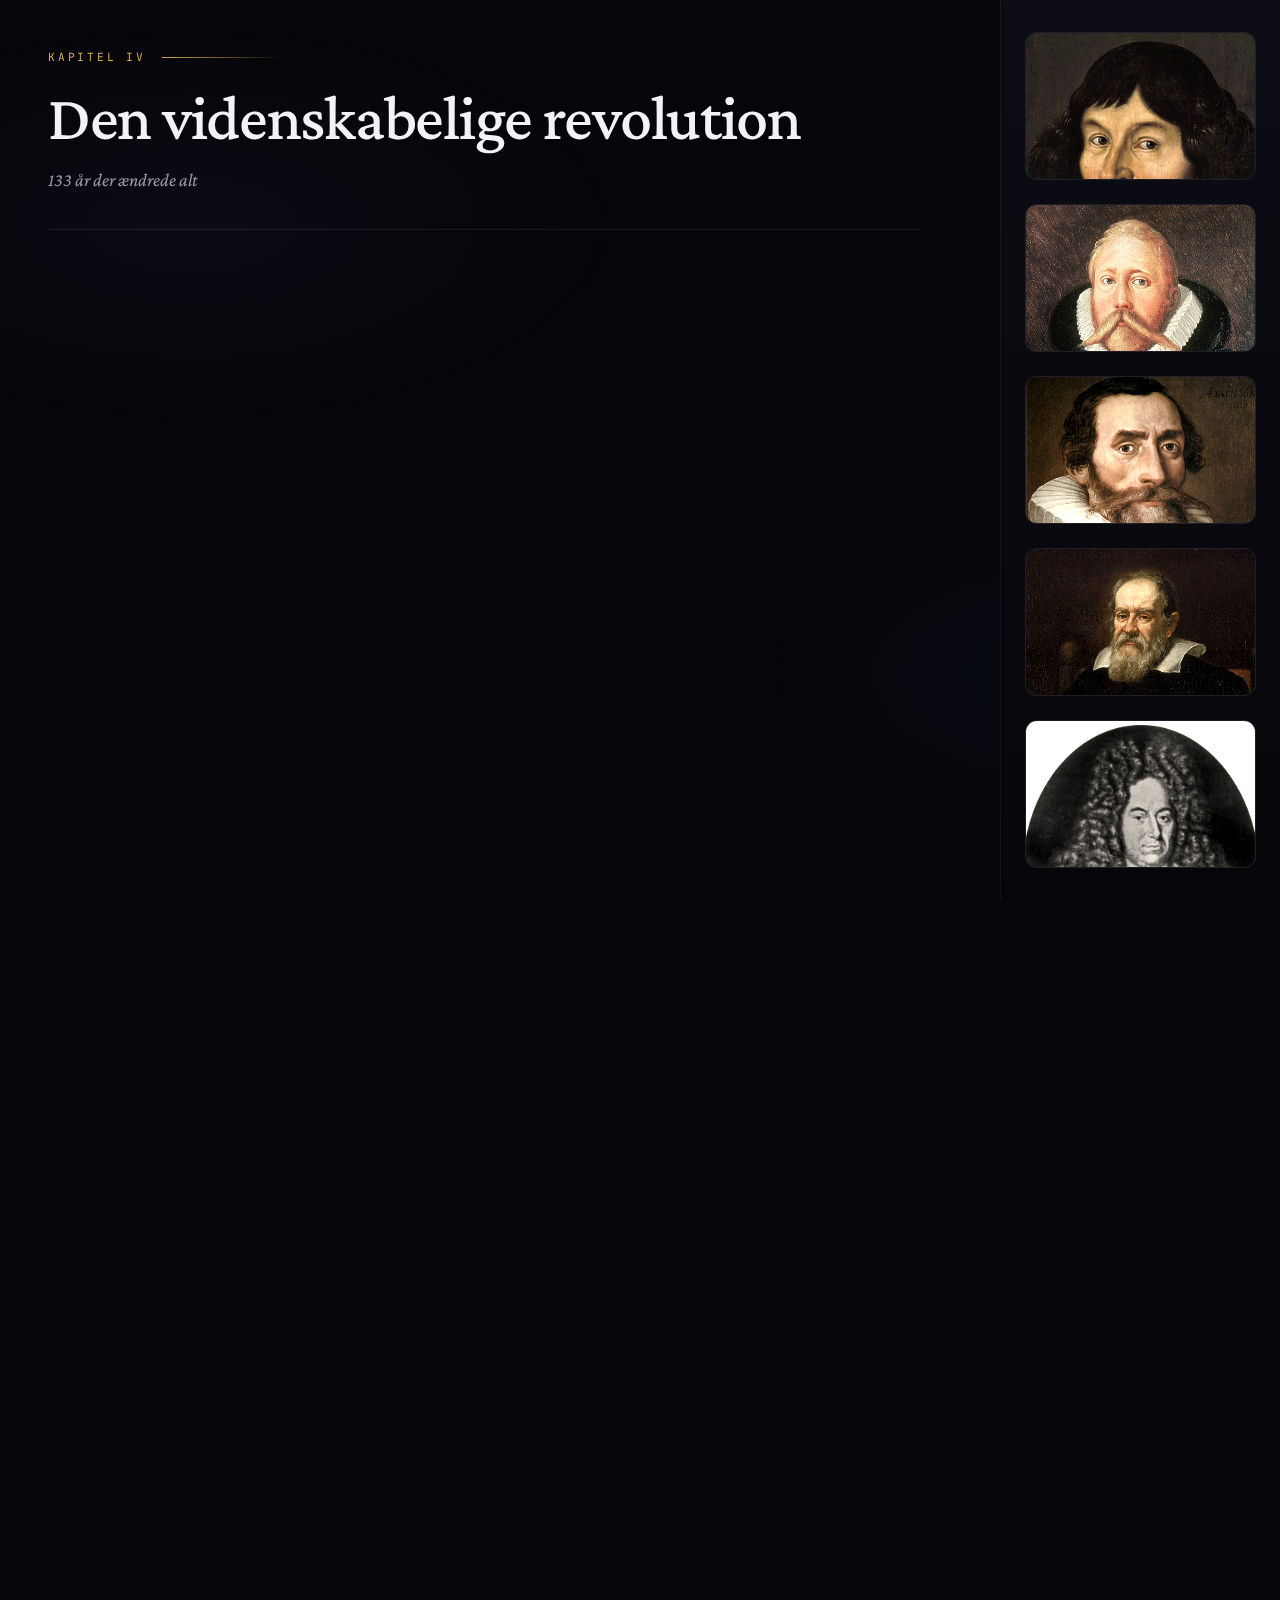
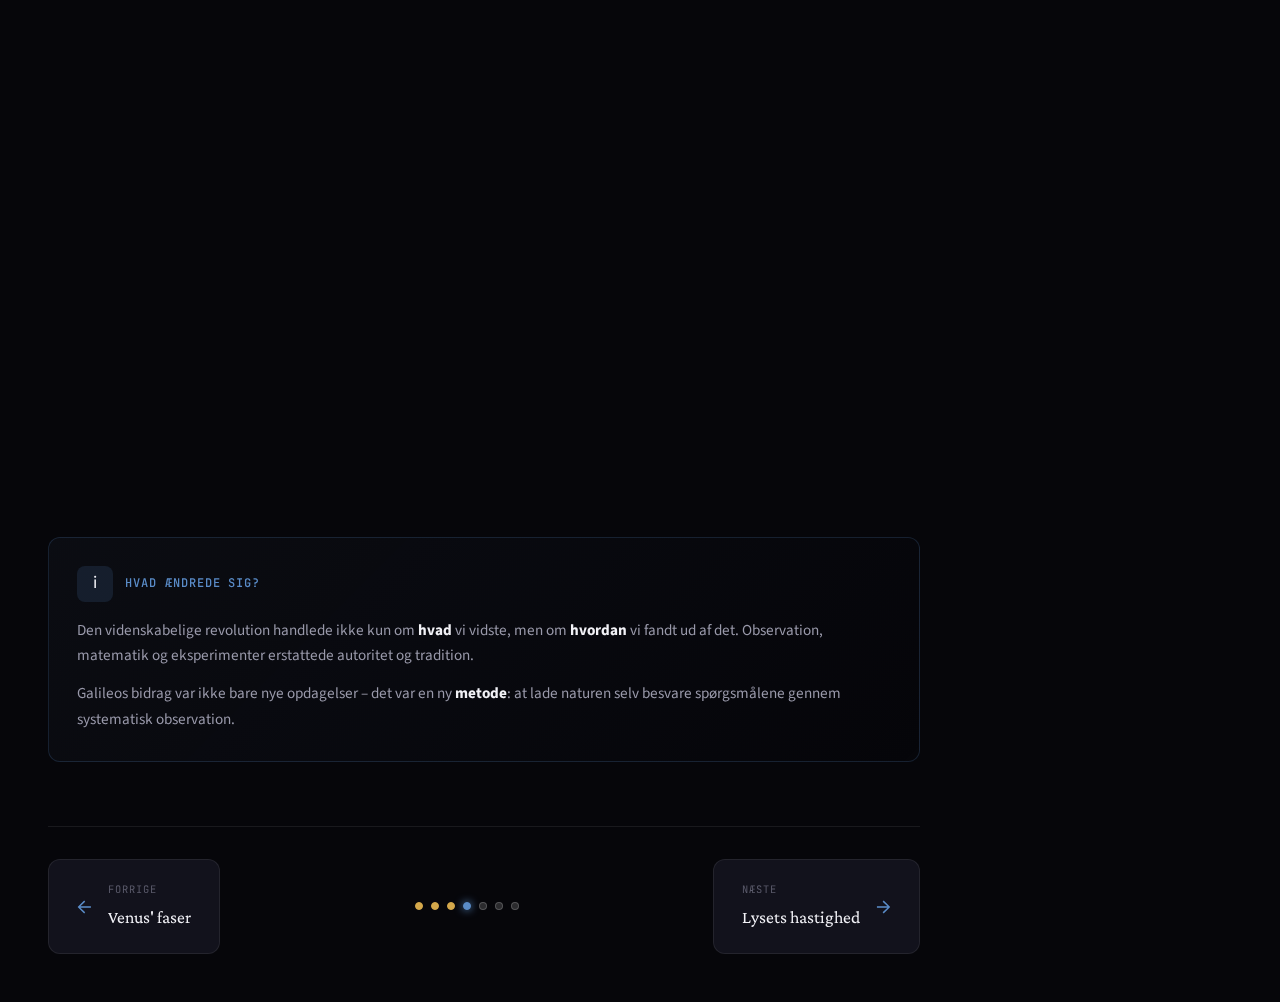
<file: kapitel-4.html>
<!DOCTYPE html>
<html lang="da">
<head>
    <meta charset="UTF-8">
    <meta name="viewport" content="width=device-width, initial-scale=1.0">
    <title>Kapitel IV: Den videnskabelige revolution – Da himlen åbnede sig</title>
    <link rel="preconnect" href="https://fonts.googleapis.com">
    <link rel="preconnect" href="https://fonts.gstatic.com" crossorigin>
    <link href="https://fonts.googleapis.com/css2?family=Crimson+Pro:ital,wght@0,400;0,500;0,600;1,400;1,500&family=Source+Sans+3:wght@300;400;500;600&family=JetBrains+Mono:wght@400;500&display=swap" rel="stylesheet">
    <link rel="stylesheet" href="styles.css">
</head>
<body>
    <div class="page-wrapper">
        <main class="main-content">
            <header class="chapter-header fade-in">
                <div class="chapter-label">Kapitel IV</div>
                <h1 class="chapter-title">Den videnskabelige revolution</h1>
                <p class="chapter-subtitle">133 år der ændrede alt</p>
            </header>
            
            <!-- INTRO -->
            <section class="story-section fade-in fade-in-delay-1">
                <p class="lead">
                    Fra Copernicus' forsigtige forslag i 1543 til Newtons endelige bekræftelse i 1687 
                    gennemgik menneskets forståelse af universet en fundamental forvandling.
                </p>
            </section>
            
            <!-- TIMELINE -->
            <div class="timeline fade-in fade-in-delay-2">
                <div class="timeline-item highlight">
                    <div class="timeline-year">1543</div>
                    <h3 class="timeline-title">De revolutionibus orbium coelestium</h3>
                    <p class="timeline-desc">
                        Copernicus udgiver sit hovedværk, der placerer Solen i centrum af solsystemet. 
                        Bogen udgives først på hans dødsleje – måske for at undgå kirkens vrede.
                    </p>
                    <span class="timeline-person">Copernicus</span>
                </div>
                
                <div class="timeline-item">
                    <div class="timeline-year">1572</div>
                    <h3 class="timeline-title">Tychos supernova</h3>
                    <p class="timeline-desc">
                        En ny stjerne dukker op på himlen. Tycho Brahe beviser gennem præcise målinger, 
                        at den befinder sig blandt fixstjernerne – langt væk. Himlen er ikke uforanderlig.
                    </p>
                    <span class="timeline-person">Tycho Brahe</span>
                </div>
                
                <div class="timeline-item">
                    <div class="timeline-year">1576-1597</div>
                    <h3 class="timeline-title">Uraniborg og Stjerneborg</h3>
                    <p class="timeline-desc">
                        Tycho bygger verdens mest avancerede observatorium på Hven. Hans data over 
                        planeternes bevægelser bliver de mest præcise nogensinde indsamlet.
                    </p>
                    <span class="timeline-person">Tycho Brahe</span>
                </div>
                
                <div class="timeline-item">
                    <div class="timeline-year">1600</div>
                    <h3 class="timeline-title">Kepler ansættes af Tycho</h3>
                    <p class="timeline-desc">
                        Den unge tyske matematiker Johannes Kepler bliver assistent hos Tycho i Prag. 
                        Efter Tychos død i 1601 arver Kepler hans uvurderlige observationsdata.
                    </p>
                    <span class="timeline-person">Kepler & Tycho</span>
                </div>
                
                <div class="timeline-item highlight">
                    <div class="timeline-year">1609</div>
                    <h3 class="timeline-title">Astronomia nova</h3>
                    <p class="timeline-desc">
                        Kepler udgiver sine første to love: Planeterne bevæger sig i ellipser med Solen 
                        i det ene brændpunkt, og en linje fra planeten til Solen overstrygere lige store 
                        arealer på lige lang tid.
                    </p>
                    <span class="timeline-person">Kepler</span>
                </div>
                
                <div class="timeline-item highlight">
                    <div class="timeline-year">1610</div>
                    <h3 class="timeline-title">Sidereus Nuncius</h3>
                    <p class="timeline-desc">
                        Galileo udgiver sine teleskopobservationer: Jupiters måner, Venus' faser, 
                        månens kratere og Mælkevejens stjerner. Bogen bliver en sensation i hele Europa.
                    </p>
                    <span class="timeline-person">Galileo</span>
                </div>
                
                <div class="timeline-item">
                    <div class="timeline-year">1616</div>
                    <h3 class="timeline-title">Kirken forbyder heliocentrismen</h3>
                    <p class="timeline-desc">
                        Den katolske kirke erklærer den heliocentriske model for "dåragtig og absurd". 
                        Galileo advares mod at forsvare den.
                    </p>
                </div>
                
                <div class="timeline-item">
                    <div class="timeline-year">1632</div>
                    <h3 class="timeline-title">Dialogo</h3>
                    <p class="timeline-desc">
                        Galileo udgiver sin "Dialog om de to verdenssystemer", der trods forklædning 
                        tydeligt argumenterer for Copernicus. Året efter dømmes han for kætteri.
                    </p>
                    <span class="timeline-person">Galileo</span>
                </div>
                
                <div class="timeline-item">
                    <div class="timeline-year">1676</div>
                    <h3 class="timeline-title">Lysets hastighed</h3>
                    <p class="timeline-desc">
                        Ole Rømer beviser ved Paris' observatorium, at lyset har en endelig hastighed. 
                        Hans værktøj? Galileos Jupiter-måner.
                    </p>
                    <span class="timeline-person">Ole Rømer</span>
                </div>
                
                <div class="timeline-item highlight">
                    <div class="timeline-year">1687</div>
                    <h3 class="timeline-title">Principia Mathematica</h3>
                    <p class="timeline-desc">
                        Isaac Newton udgiver sit hovedværk med gravitationsloven. 
                        Den forklarer hvorfor planeterne følger Keplers love – og bekræfter 
                        det heliocentriske system med matematisk præcision.
                    </p>
                    <span class="timeline-person">Newton</span>
                </div>
            </div>
            
            <!-- FACTS -->
            <section class="facts-section fade-in">
                <div class="facts-header">
                    <div class="facts-icon">i</div>
                    <div class="facts-title">Hvad ændrede sig?</div>
                </div>
                <p>
                    Den videnskabelige revolution handlede ikke kun om <strong>hvad</strong> vi vidste, 
                    men om <strong>hvordan</strong> vi fandt ud af det. Observation, matematik og 
                    eksperimenter erstattede autoritet og tradition.
                </p>
                <p>
                    Galileos bidrag var ikke bare nye opdagelser – det var en ny <strong>metode</strong>: 
                    at lade naturen selv besvare spørgsmålene gennem systematisk observation.
                </p>
            </section>
            
            <!-- PAGE NAVIGATION -->
            <nav class="page-nav">
                <a href="kapitel-3.html" class="page-nav-btn prev">
                    <span class="arrow">←</span>
                    <div>
                        <div class="label">Forrige</div>
                        <div class="title">Venus' faser</div>
                    </div>
                </a>
                
                <div class="chapter-indicator">
                    <span class="chapter-dot completed"></span>
                    <span class="chapter-dot completed"></span>
                    <span class="chapter-dot completed"></span>
                    <span class="chapter-dot active"></span>
                    <span class="chapter-dot"></span>
                    <span class="chapter-dot"></span>
                    <span class="chapter-dot"></span>
                </div>
                
                <a href="kapitel-5.html" class="page-nav-btn next">
                    <div>
                        <div class="label">Næste</div>
                        <div class="title">Lysets hastighed</div>
                    </div>
                    <span class="arrow">→</span>
                </a>
            </nav>
        </main>
        
        <!-- PORTRAIT SIDEBAR -->
        <aside class="portrait-sidebar">
            <div class="portrait-card">
                <img src="images/copernicus.jpg" alt="Nicolaus Copernicus" class="portrait-image">
                <div class="portrait-info">
                    <h3 class="portrait-name">Nicolaus Copernicus</h3>
                    <div class="portrait-dates">1473–1543</div>
                </div>
            </div>
            
            <div class="portrait-card">
                <img src="images/tycho.jpg" alt="Tycho Brahe" class="portrait-image">
                <div class="portrait-info">
                    <h3 class="portrait-name">Tycho Brahe</h3>
                    <div class="portrait-dates">1546–1601</div>
                </div>
            </div>
            
            <div class="portrait-card">
                <img src="images/kepler.jpg" alt="Johannes Kepler" class="portrait-image">
                <div class="portrait-info">
                    <h3 class="portrait-name">Johannes Kepler</h3>
                    <div class="portrait-dates">1571–1630</div>
                </div>
            </div>
            
            <div class="portrait-card">
                <img src="images/galileo.jpg" alt="Galileo Galilei" class="portrait-image">
                <div class="portrait-info">
                    <h3 class="portrait-name">Galileo Galilei</h3>
                    <div class="portrait-dates">1564–1642</div>
                </div>
            </div>
            
            <div class="portrait-card">
                <img src="images/roemer.jpg" alt="Ole Rømer" class="portrait-image">
                <div class="portrait-info">
                    <h3 class="portrait-name">Ole Rømer</h3>
                    <div class="portrait-dates">1644–1710</div>
                </div>
            </div>
        </aside>
    </div>
    
    <script src="scripts.js"></script>
</body>
</html>
</file>
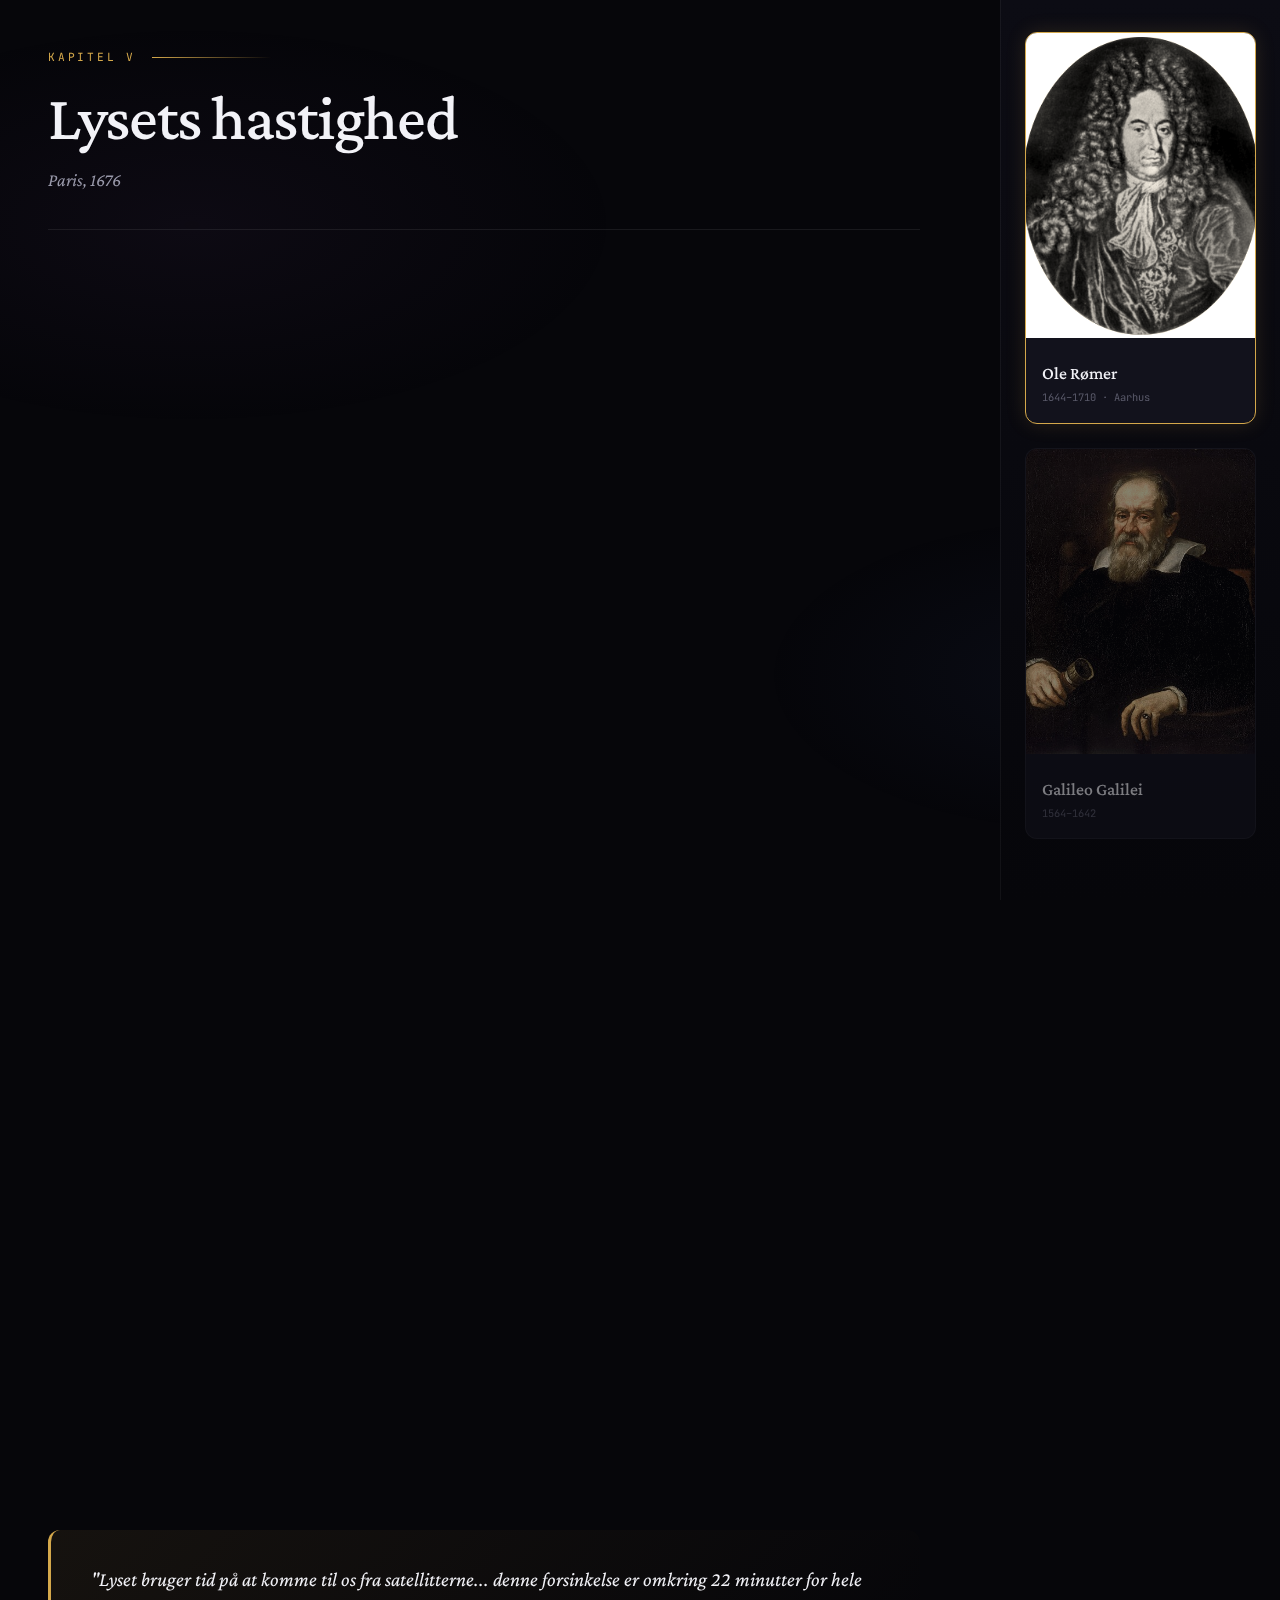
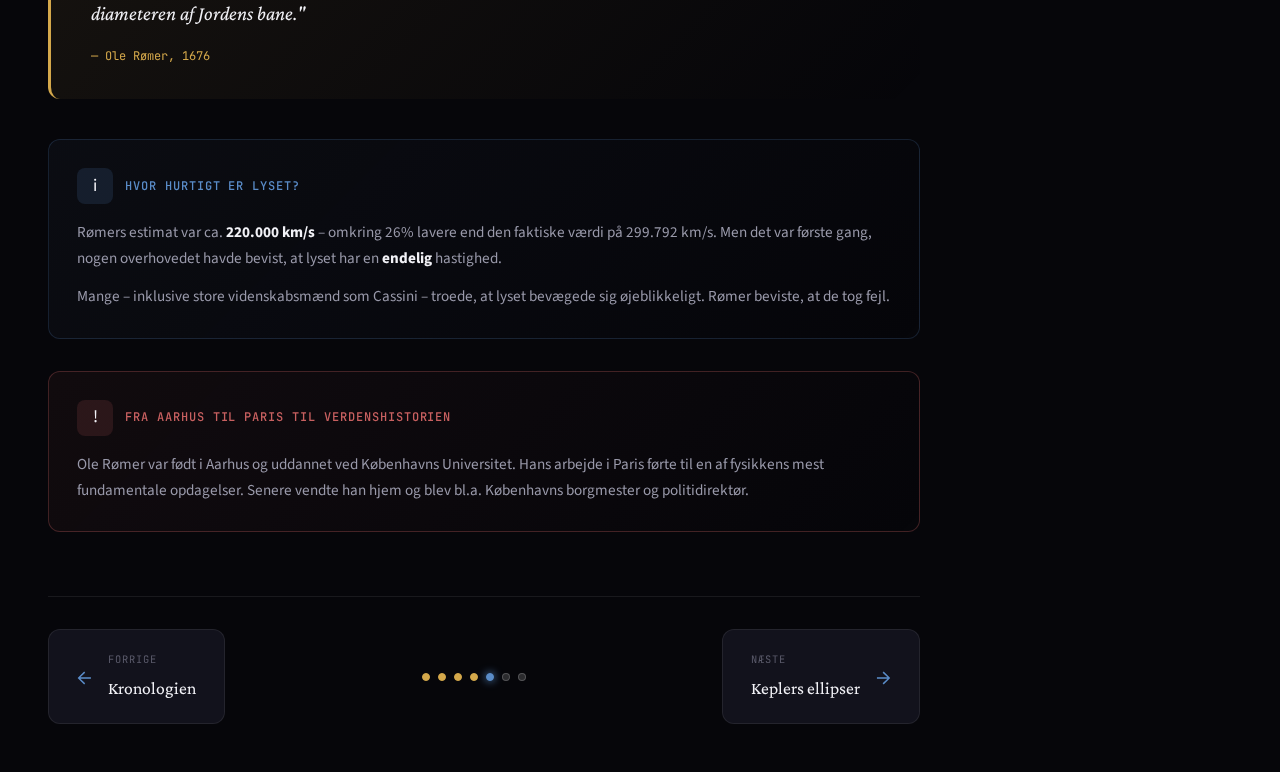
<file: kapitel-5.html>
<!DOCTYPE html>
<html lang="da">
<head>
    <meta charset="UTF-8">
    <meta name="viewport" content="width=device-width, initial-scale=1.0">
    <title>Kapitel V: Lysets hastighed – Da himlen åbnede sig</title>
    <link rel="preconnect" href="https://fonts.googleapis.com">
    <link rel="preconnect" href="https://fonts.gstatic.com" crossorigin>
    <link href="https://fonts.googleapis.com/css2?family=Crimson+Pro:ital,wght@0,400;0,500;0,600;1,400;1,500&family=Source+Sans+3:wght@300;400;500;600&family=JetBrains+Mono:wght@400;500&display=swap" rel="stylesheet">
    <link rel="stylesheet" href="styles.css">
    <style>
        /* Rømer Diagram Styles */
        .roemer-diagram {
            position: relative;
            width: 100%;
            aspect-ratio: 16/10;
            background: radial-gradient(ellipse at center, rgba(20,20,35,0.95) 0%, var(--night-deep) 85%);
            border-radius: 12px;
            overflow: hidden;
        }
        
        .diagram-sun {
            position: absolute;
            left: 50%;
            top: 50%;
            transform: translate(-50%, -50%);
            width: 28px;
            height: 28px;
            background: radial-gradient(circle, #fff8e0 0%, #ffc800 40%, #ff8800 100%);
            border-radius: 50%;
            box-shadow: 0 0 40px #ffc800;
            z-index: 10;
        }
        
        .diagram-orbit {
            position: absolute;
            border: 1px dashed rgba(255,255,255,0.1);
            border-radius: 50%;
            left: 50%;
            top: 50%;
            transform: translate(-50%, -50%);
        }
        
        .orbit-earth { width: 35%; height: 35%; border-color: rgba(74, 140, 200, 0.3); }
        .orbit-jupiter { width: 85%; height: 85%; border-color: rgba(232, 168, 72, 0.2); }
        
        .diagram-planet {
            position: absolute;
            border-radius: 50%;
            transition: all 0.3s ease;
            z-index: 5;
        }
        
        .diagram-earth {
            width: 14px;
            height: 14px;
            background: linear-gradient(135deg, #4a8cc8 0%, #2a5c78 50%, #1a3c48 100%);
            box-shadow: 0 0 15px rgba(74, 140, 200, 0.5);
        }
        
        .diagram-jupiter {
            width: 20px;
            height: 20px;
            background: linear-gradient(135deg, #f0e0c0 0%, #d4a84b 40%, #a08040 80%);
            box-shadow: 0 0 20px rgba(232, 168, 72, 0.4);
        }
        
        .diagram-io {
            position: absolute;
            width: 6px;
            height: 6px;
            background: var(--io-orange);
            border-radius: 50%;
            box-shadow: 0 0 8px var(--io-orange);
            z-index: 4;
        }
        
        .light-ray {
            position: absolute;
            height: 2px;
            background: linear-gradient(90deg, var(--io-orange), rgba(232, 168, 72, 0.3));
            transform-origin: left center;
            z-index: 3;
            border-radius: 1px;
        }
        
        .diagram-label {
            position: absolute;
            font-family: 'JetBrains Mono', monospace;
            font-size: 0.65rem;
            color: var(--text-dim);
            background: rgba(6, 6, 10, 0.8);
            padding: 0.2rem 0.4rem;
            border-radius: 4px;
        }
        
        .diagram-label.earth-label { left: 40%; bottom: 38%; }
        .diagram-label.jupiter-label { left: 38%; top: 5%; }
        
        .roemer-stats {
            display: grid;
            grid-template-columns: repeat(3, 1fr);
            gap: 1rem;
            margin: 1.5rem 0;
        }
        
        .roemer-stat {
            background: var(--surface-elevated);
            border-radius: 8px;
            padding: 1rem;
            text-align: center;
        }
        
        .roemer-stat-label {
            font-family: 'JetBrains Mono', monospace;
            font-size: 0.6rem;
            color: var(--text-dim);
            text-transform: uppercase;
            letter-spacing: 0.05em;
            margin-bottom: 0.25rem;
        }
        
        .roemer-stat-value {
            font-family: 'Crimson Pro', Georgia, serif;
            font-size: 1.4rem;
            color: var(--text-primary);
        }
        
        .roemer-stat-unit {
            font-size: 0.8rem;
            color: var(--text-secondary);
            margin-left: 0.2rem;
        }
        
        @media (max-width: 640px) {
            .roemer-stats {
                grid-template-columns: 1fr;
            }
        }
    </style>
</head>
<body>
    <div class="page-wrapper">
        <main class="main-content">
            <header class="chapter-header fade-in">
                <div class="chapter-label">Kapitel V</div>
                <h1 class="chapter-title">Lysets hastighed</h1>
                <p class="chapter-subtitle">Paris, 1676</p>
            </header>
            
            <!-- STORY SECTION -->
            <section class="story-section fade-in fade-in-delay-1">
                <p class="lead">
                    66 år efter Galileos opdagelse brugte en dansk astronom hans Jupiter-måner 
                    til at bevise noget endnu mere revolutionerende: at lyset har en endelig hastighed.
                </p>
                <p>
                    <strong>Ole Rømer</strong> arbejdede ved Paris' observatorium og studerede 
                    Ios formørkelser – hvornår månen forsvandt bag Jupiter. Han opdagede noget mærkeligt: 
                    formørkelserne kom <span class="highlight">ikke til tiden</span>.
                </p>
                <p>
                    Når Jorden var tæt på Jupiter, kom formørkelserne lidt for tidligt. 
                    Når Jorden var langt væk, kom de for sent. Rømer indså sandheden: 
                    <strong>Lyset bruger tid på at nå os.</strong>
                </p>
            </section>
            
            <!-- RØMER DIAGRAM -->
            <div class="simulator-section fade-in fade-in-delay-2" id="roemerSimulator">
                <div class="simulator-header">
                    <span class="simulator-icon">💡</span>
                    <span class="simulator-title">Rømers observation</span>
                </div>
                
                <div class="roemer-diagram" id="roemerDiagram">
                    <div class="diagram-orbit orbit-earth"></div>
                    <div class="diagram-orbit orbit-jupiter"></div>
                    <div class="diagram-sun"></div>
                    <div class="diagram-planet diagram-earth" id="roemerEarth"></div>
                    <div class="diagram-planet diagram-jupiter" id="roemerJupiter"></div>
                    <div class="diagram-io" id="roemerIo"></div>
                    <div class="light-ray" id="lightRay"></div>
                    <span class="diagram-label earth-label">Jorden</span>
                    <span class="diagram-label jupiter-label">Jupiter</span>
                </div>
                
                <div class="roemer-stats">
                    <div class="roemer-stat">
                        <div class="roemer-stat-label">Afstand til Jupiter</div>
                        <div class="roemer-stat-value">
                            <span id="roemerDist">4.2</span>
                            <span class="roemer-stat-unit">AU</span>
                        </div>
                    </div>
                    <div class="roemer-stat">
                        <div class="roemer-stat-label">Lysets rejsetid</div>
                        <div class="roemer-stat-value">
                            <span id="roemerTime">35</span>
                            <span class="roemer-stat-unit">min</span>
                        </div>
                    </div>
                    <div class="roemer-stat">
                        <div class="roemer-stat-label">Forsinkelse</div>
                        <div class="roemer-stat-value">
                            <span id="roemerDelay">0</span>
                            <span class="roemer-stat-unit">min</span>
                        </div>
                    </div>
                </div>
                
                <div class="controls-group">
                    <div class="control-row">
                        <label class="control-label">Jordens position (måned i omløb)</label>
                        <input type="range" id="roemerSlider" min="0" max="12" value="0" step="0.1">
                    </div>
                    
                    <div class="button-row">
                        <button class="btn" id="btnOpposition">Opposition (tættest)</button>
                        <button class="btn" id="btnConjunction">Konjunktion (længst væk)</button>
                    </div>
                </div>
            </div>
            
            <!-- QUOTE -->
            <blockquote class="quote-block fade-in">
                <p>
                    "Lyset bruger tid på at komme til os fra satellitterne... 
                    denne forsinkelse er omkring 22 minutter for hele diameteren af Jordens bane."
                </p>
                <cite>— Ole Rømer, 1676</cite>
            </blockquote>
            
            <!-- FACTS -->
            <section class="facts-section fade-in">
                <div class="facts-header">
                    <div class="facts-icon">i</div>
                    <div class="facts-title">Hvor hurtigt er lyset?</div>
                </div>
                <p>
                    Rømers estimat var ca. <strong>220.000 km/s</strong> – omkring 26% lavere end den 
                    faktiske værdi på 299.792 km/s. Men det var første gang, nogen overhovedet havde 
                    bevist, at lyset har en <strong>endelig</strong> hastighed.
                </p>
                <p>
                    Mange – inklusive store videnskabsmænd som Cassini – troede, at lyset bevægede sig 
                    øjeblikkeligt. Rømer beviste, at de tog fejl.
                </p>
            </section>
            
            <section class="facts-section important fade-in">
                <div class="facts-header">
                    <div class="facts-icon">!</div>
                    <div class="facts-title">Fra Aarhus til Paris til verdenshistorien</div>
                </div>
                <p>
                    Ole Rømer var født i Aarhus og uddannet ved Københavns Universitet. 
                    Hans arbejde i Paris førte til en af fysikkens mest fundamentale opdagelser. 
                    Senere vendte han hjem og blev bl.a. Københavns borgmester og politidirektør.
                </p>
            </section>
            
            <!-- PAGE NAVIGATION -->
            <nav class="page-nav">
                <a href="kapitel-4.html" class="page-nav-btn prev">
                    <span class="arrow">←</span>
                    <div>
                        <div class="label">Forrige</div>
                        <div class="title">Kronologien</div>
                    </div>
                </a>
                
                <div class="chapter-indicator">
                    <span class="chapter-dot completed"></span>
                    <span class="chapter-dot completed"></span>
                    <span class="chapter-dot completed"></span>
                    <span class="chapter-dot completed"></span>
                    <span class="chapter-dot active"></span>
                    <span class="chapter-dot"></span>
                    <span class="chapter-dot"></span>
                </div>
                
                <a href="kapitel-6.html" class="page-nav-btn next">
                    <div>
                        <div class="label">Næste</div>
                        <div class="title">Keplers ellipser</div>
                    </div>
                    <span class="arrow">→</span>
                </a>
            </nav>
        </main>
        
        <!-- PORTRAIT SIDEBAR -->
        <aside class="portrait-sidebar">
            <div class="portrait-card active">
                <img src="images/roemer.jpg" alt="Ole Rømer" class="portrait-image">
                <div class="portrait-info">
                    <h3 class="portrait-name">Ole Rømer</h3>
                    <div class="portrait-dates">1644–1710 · Aarhus</div>
                </div>
            </div>
            
            <div class="portrait-card" style="opacity: 0.5;">
                <img src="images/galileo.jpg" alt="Galileo Galilei" class="portrait-image">
                <div class="portrait-info">
                    <h3 class="portrait-name">Galileo Galilei</h3>
                    <div class="portrait-dates">1564–1642</div>
                </div>
            </div>
        </aside>
    </div>
    
    <script src="scripts.js"></script>
</body>
</html>
</file>
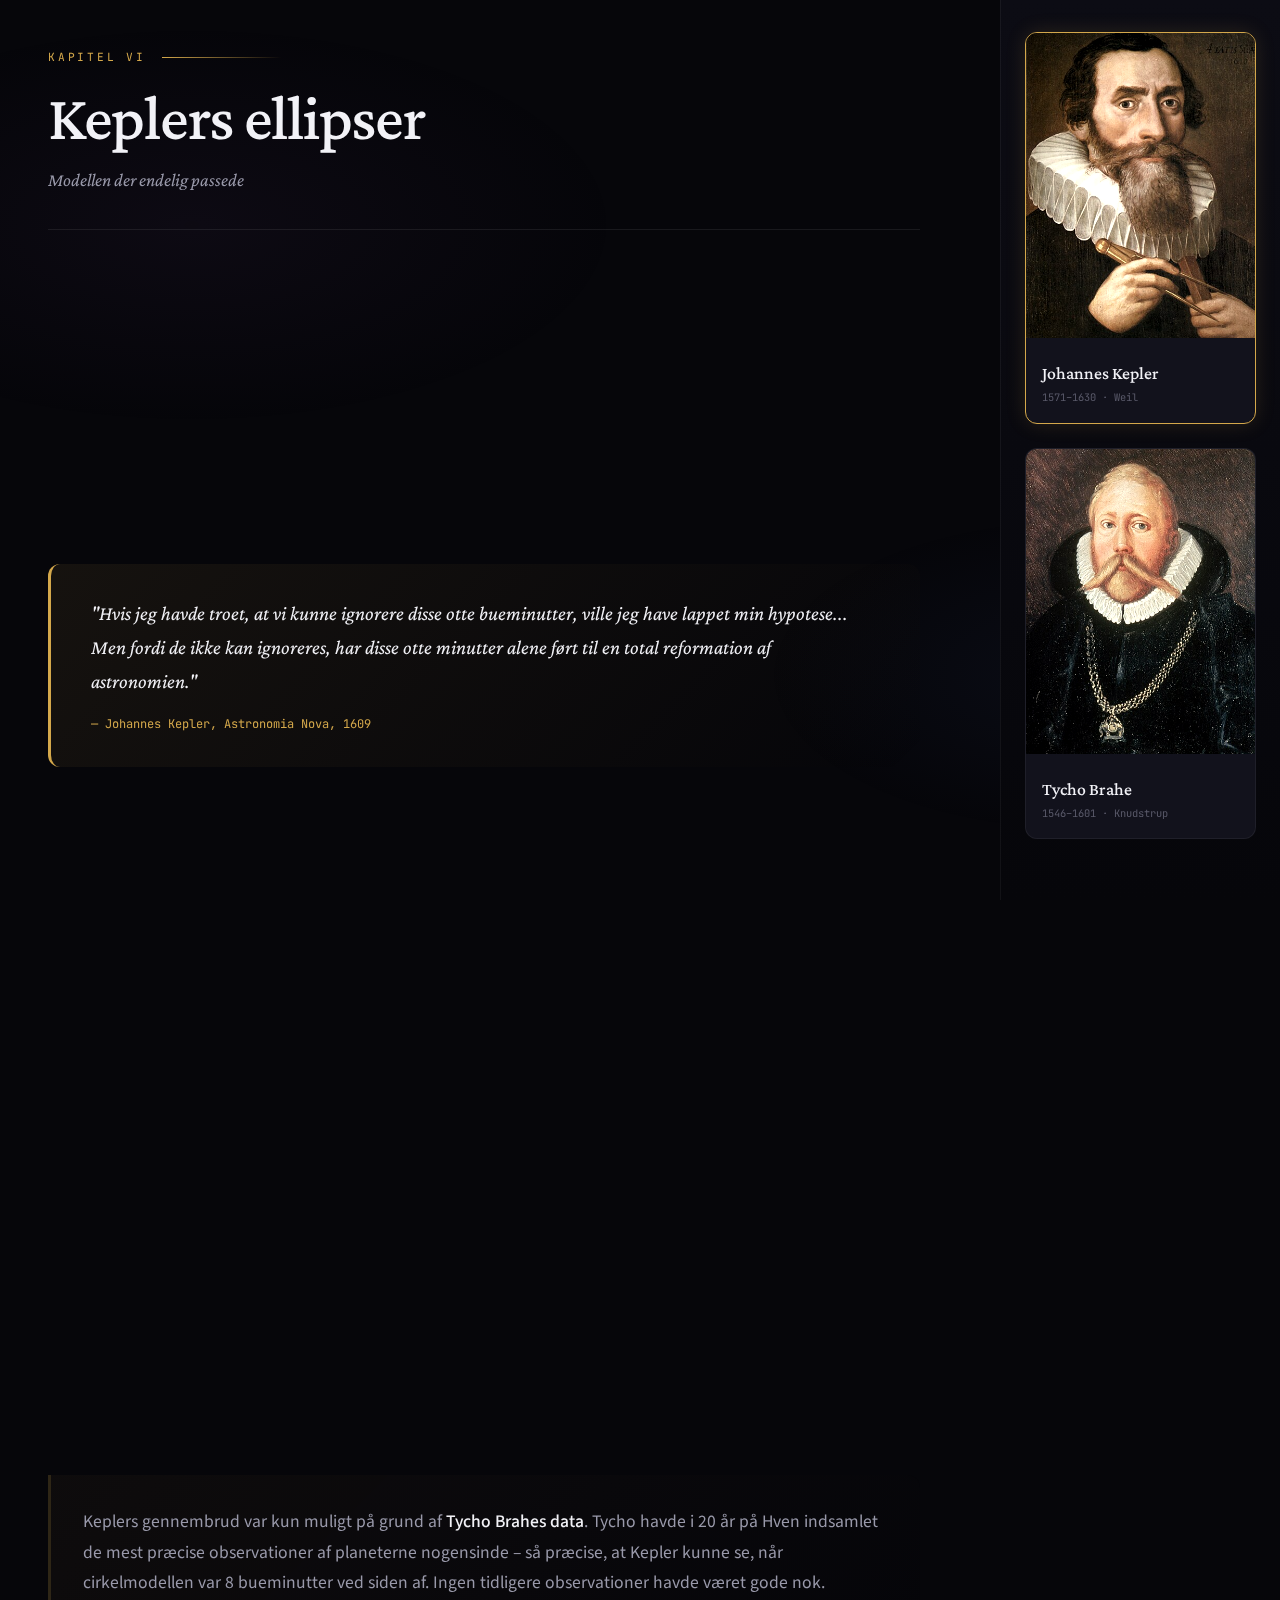
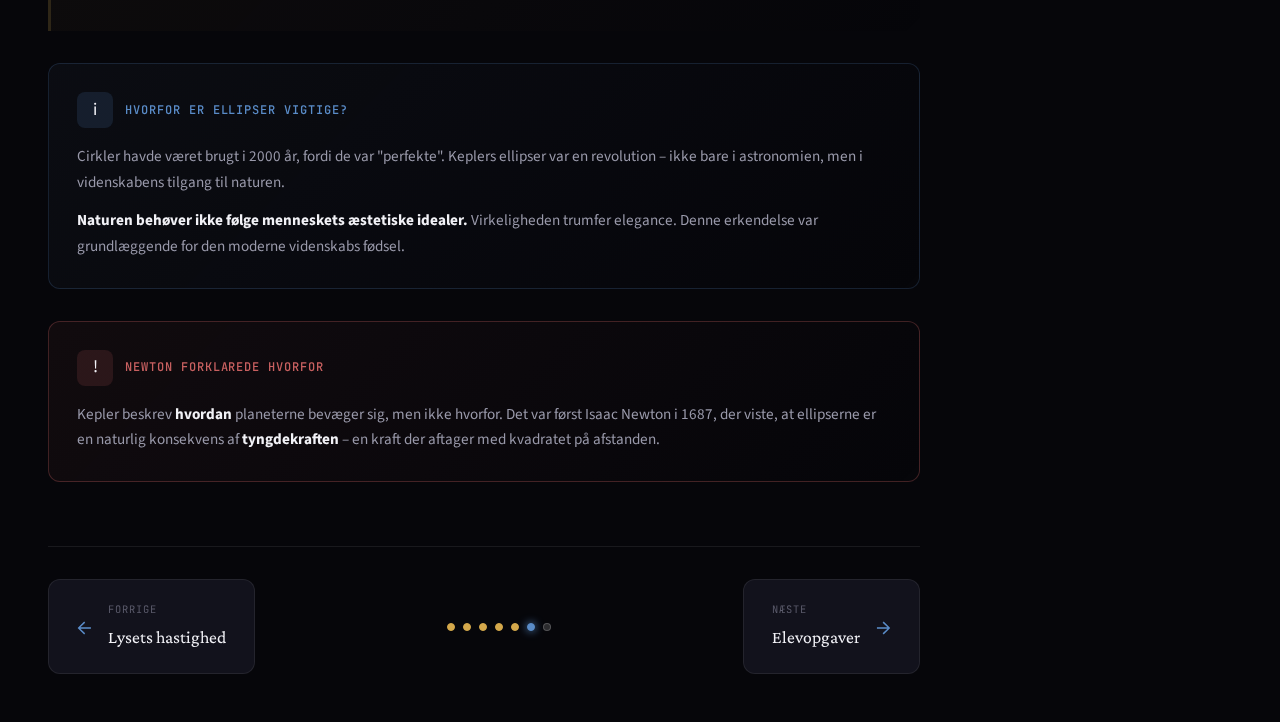
<file: kapitel-6.html>
<!DOCTYPE html>
<html lang="da">
<head>
    <meta charset="UTF-8">
    <meta name="viewport" content="width=device-width, initial-scale=1.0">
    <title>Kapitel VI: Keplers ellipser – Da himlen åbnede sig</title>
    <link rel="preconnect" href="https://fonts.googleapis.com">
    <link rel="preconnect" href="https://fonts.gstatic.com" crossorigin>
    <link href="https://fonts.googleapis.com/css2?family=Crimson+Pro:ital,wght@0,400;0,500;0,600;1,400;1,500&family=Source+Sans+3:wght@300;400;500;600&family=JetBrains+Mono:wght@400;500&display=swap" rel="stylesheet">
    <link rel="stylesheet" href="styles.css">
    <style>
        .laws-grid {
            display: grid;
            grid-template-columns: 1fr;
            gap: 1.5rem;
            margin: 2rem 0;
        }
        
        .law-card {
            background: var(--surface);
            border: 1px solid rgba(255,255,255,0.08);
            border-radius: 12px;
            padding: 1.75rem;
            position: relative;
            overflow: hidden;
        }
        
        .law-card::before {
            content: '';
            position: absolute;
            top: 0;
            left: 0;
            width: 4px;
            height: 100%;
            background: linear-gradient(180deg, var(--accent-gold), var(--accent-warm));
        }
        
        .law-number {
            font-family: 'JetBrains Mono', monospace;
            font-size: 0.7rem;
            letter-spacing: 0.15em;
            text-transform: uppercase;
            color: var(--accent-gold);
            margin-bottom: 0.5rem;
        }
        
        .law-title {
            font-family: 'Crimson Pro', Georgia, serif;
            font-size: 1.3rem;
            font-weight: 500;
            margin-bottom: 0.75rem;
        }
        
        .law-explanation {
            color: var(--text-secondary);
            font-size: 0.95rem;
            line-height: 1.7;
        }
        
        .law-formula {
            font-family: 'JetBrains Mono', monospace;
            background: var(--surface-elevated);
            padding: 0.75rem 1rem;
            border-radius: 8px;
            margin-top: 1rem;
            font-size: 0.9rem;
            color: var(--accent-blue);
        }
        
        .ellipse-illustration {
            background: var(--surface-elevated);
            border-radius: 12px;
            padding: 2rem;
            margin: 2rem 0;
            display: flex;
            justify-content: center;
        }
        
        .ellipse-svg {
            max-width: 100%;
            height: auto;
        }
    </style>
</head>
<body>
    <div class="page-wrapper">
        <main class="main-content">
            <header class="chapter-header fade-in">
                <div class="chapter-label">Kapitel VI</div>
                <h1 class="chapter-title">Keplers ellipser</h1>
                <p class="chapter-subtitle">Modellen der endelig passede</p>
            </header>
            
            <!-- STORY SECTION -->
            <section class="story-section fade-in fade-in-delay-1">
                <p class="lead">
                    Selv efter Copernicus' revolution var der et problem: forudsigelserne passede 
                    ikke helt med observationerne. Alle – fra Ptolemæus til Copernicus – havde antaget, 
                    at planetbanerne var <strong>cirkler</strong>.
                </p>
                <p>
                    <strong>Johannes Kepler</strong> brugte otte år på at analysere Tycho Brahes 
                    præcise observationer af Mars. Han prøvede alle mulige cirkelkombinationer – 
                    ingen virkede. Til sidst indså han sandheden: 
                    <span class="highlight">planetbanerne er ellipser, ikke cirkler</span>.
                </p>
            </section>
            
            <!-- QUOTE -->
            <blockquote class="quote-block fade-in">
                <p>
                    "Hvis jeg havde troet, at vi kunne ignorere disse otte bueminutter, 
                    ville jeg have lappet min hypotese... 
                    Men fordi de ikke kan ignoreres, har disse otte minutter alene 
                    ført til en total reformation af astronomien."
                </p>
                <cite>— Johannes Kepler, Astronomia Nova, 1609</cite>
            </blockquote>
            
            <!-- KEPLER'S LAWS -->
            <div class="laws-grid fade-in fade-in-delay-2">
                <div class="law-card">
                    <div class="law-number">Keplers 1. lov</div>
                    <h3 class="law-title">Ellipseloven</h3>
                    <p class="law-explanation">
                        Planeterne bevæger sig i ellipser med Solen i det ene brændpunkt.
                        En ellipse er en "flad cirkel" med to brændpunkter. 
                        Jo mere elliptisk banen er, jo mere excentrik er den.
                    </p>
                </div>
                
                <div class="law-card">
                    <div class="law-number">Keplers 2. lov</div>
                    <h3 class="law-title">Arealloven</h3>
                    <p class="law-explanation">
                        En linje fra planeten til Solen overstrygerer lige store arealer på lige lang tid. 
                        Det betyder, at planeten bevæger sig hurtigere, når den er tæt på Solen, 
                        og langsommere, når den er langt væk.
                    </p>
                </div>
                
                <div class="law-card">
                    <div class="law-number">Keplers 3. lov</div>
                    <h3 class="law-title">Harmoniloven</h3>
                    <p class="law-explanation">
                        Kvadratet på omløbstiden er proportional med tredjepotensen af den gennemsnitlige 
                        afstand til Solen. Denne lov forbinder alle planeterne i ét harmonisk system.
                    </p>
                    <div class="law-formula">T² = k · a³</div>
                </div>
            </div>
            
            <!-- TYCHO CONNECTION -->
            <section class="story-section fade-in">
                <p>
                    Keplers gennembrud var kun muligt på grund af <strong>Tycho Brahes data</strong>. 
                    Tycho havde i 20 år på Hven indsamlet de mest præcise observationer af planeterne 
                    nogensinde – så præcise, at Kepler kunne se, når cirkelmodellen var 8 bueminutter 
                    ved siden af. Ingen tidligere observationer havde været gode nok.
                </p>
            </section>
            
            <!-- FACTS -->
            <section class="facts-section fade-in">
                <div class="facts-header">
                    <div class="facts-icon">i</div>
                    <div class="facts-title">Hvorfor er ellipser vigtige?</div>
                </div>
                <p>
                    Cirkler havde været brugt i 2000 år, fordi de var "perfekte". 
                    Keplers ellipser var en revolution – ikke bare i astronomien, men i 
                    videnskabens tilgang til naturen.
                </p>
                <p>
                    <strong>Naturen behøver ikke følge menneskets æstetiske idealer.</strong> 
                    Virkeligheden trumfer elegance. Denne erkendelse var grundlæggende for 
                    den moderne videnskabs fødsel.
                </p>
            </section>
            
            <section class="facts-section important fade-in">
                <div class="facts-header">
                    <div class="facts-icon">!</div>
                    <div class="facts-title">Newton forklarede hvorfor</div>
                </div>
                <p>
                    Kepler beskrev <strong>hvordan</strong> planeterne bevæger sig, men ikke hvorfor. 
                    Det var først Isaac Newton i 1687, der viste, at ellipserne er en naturlig 
                    konsekvens af <strong>tyngdekraften</strong> – en kraft der aftager med 
                    kvadratet på afstanden.
                </p>
            </section>
            
            <!-- PAGE NAVIGATION -->
            <nav class="page-nav">
                <a href="kapitel-5.html" class="page-nav-btn prev">
                    <span class="arrow">←</span>
                    <div>
                        <div class="label">Forrige</div>
                        <div class="title">Lysets hastighed</div>
                    </div>
                </a>
                
                <div class="chapter-indicator">
                    <span class="chapter-dot completed"></span>
                    <span class="chapter-dot completed"></span>
                    <span class="chapter-dot completed"></span>
                    <span class="chapter-dot completed"></span>
                    <span class="chapter-dot completed"></span>
                    <span class="chapter-dot active"></span>
                    <span class="chapter-dot"></span>
                </div>
                
                <a href="kapitel-7.html" class="page-nav-btn next">
                    <div>
                        <div class="label">Næste</div>
                        <div class="title">Elevopgaver</div>
                    </div>
                    <span class="arrow">→</span>
                </a>
            </nav>
        </main>
        
        <!-- PORTRAIT SIDEBAR -->
        <aside class="portrait-sidebar">
            <div class="portrait-card active">
                <img src="images/kepler.jpg" alt="Johannes Kepler" class="portrait-image">
                <div class="portrait-info">
                    <h3 class="portrait-name">Johannes Kepler</h3>
                    <div class="portrait-dates">1571–1630 · Weil</div>
                </div>
            </div>
            
            <div class="portrait-card">
                <img src="images/tycho.jpg" alt="Tycho Brahe" class="portrait-image">
                <div class="portrait-info">
                    <h3 class="portrait-name">Tycho Brahe</h3>
                    <div class="portrait-dates">1546–1601 · Knudstrup</div>
                </div>
            </div>
        </aside>
    </div>
    
    <script src="scripts.js"></script>
</body>
</html>
</file>
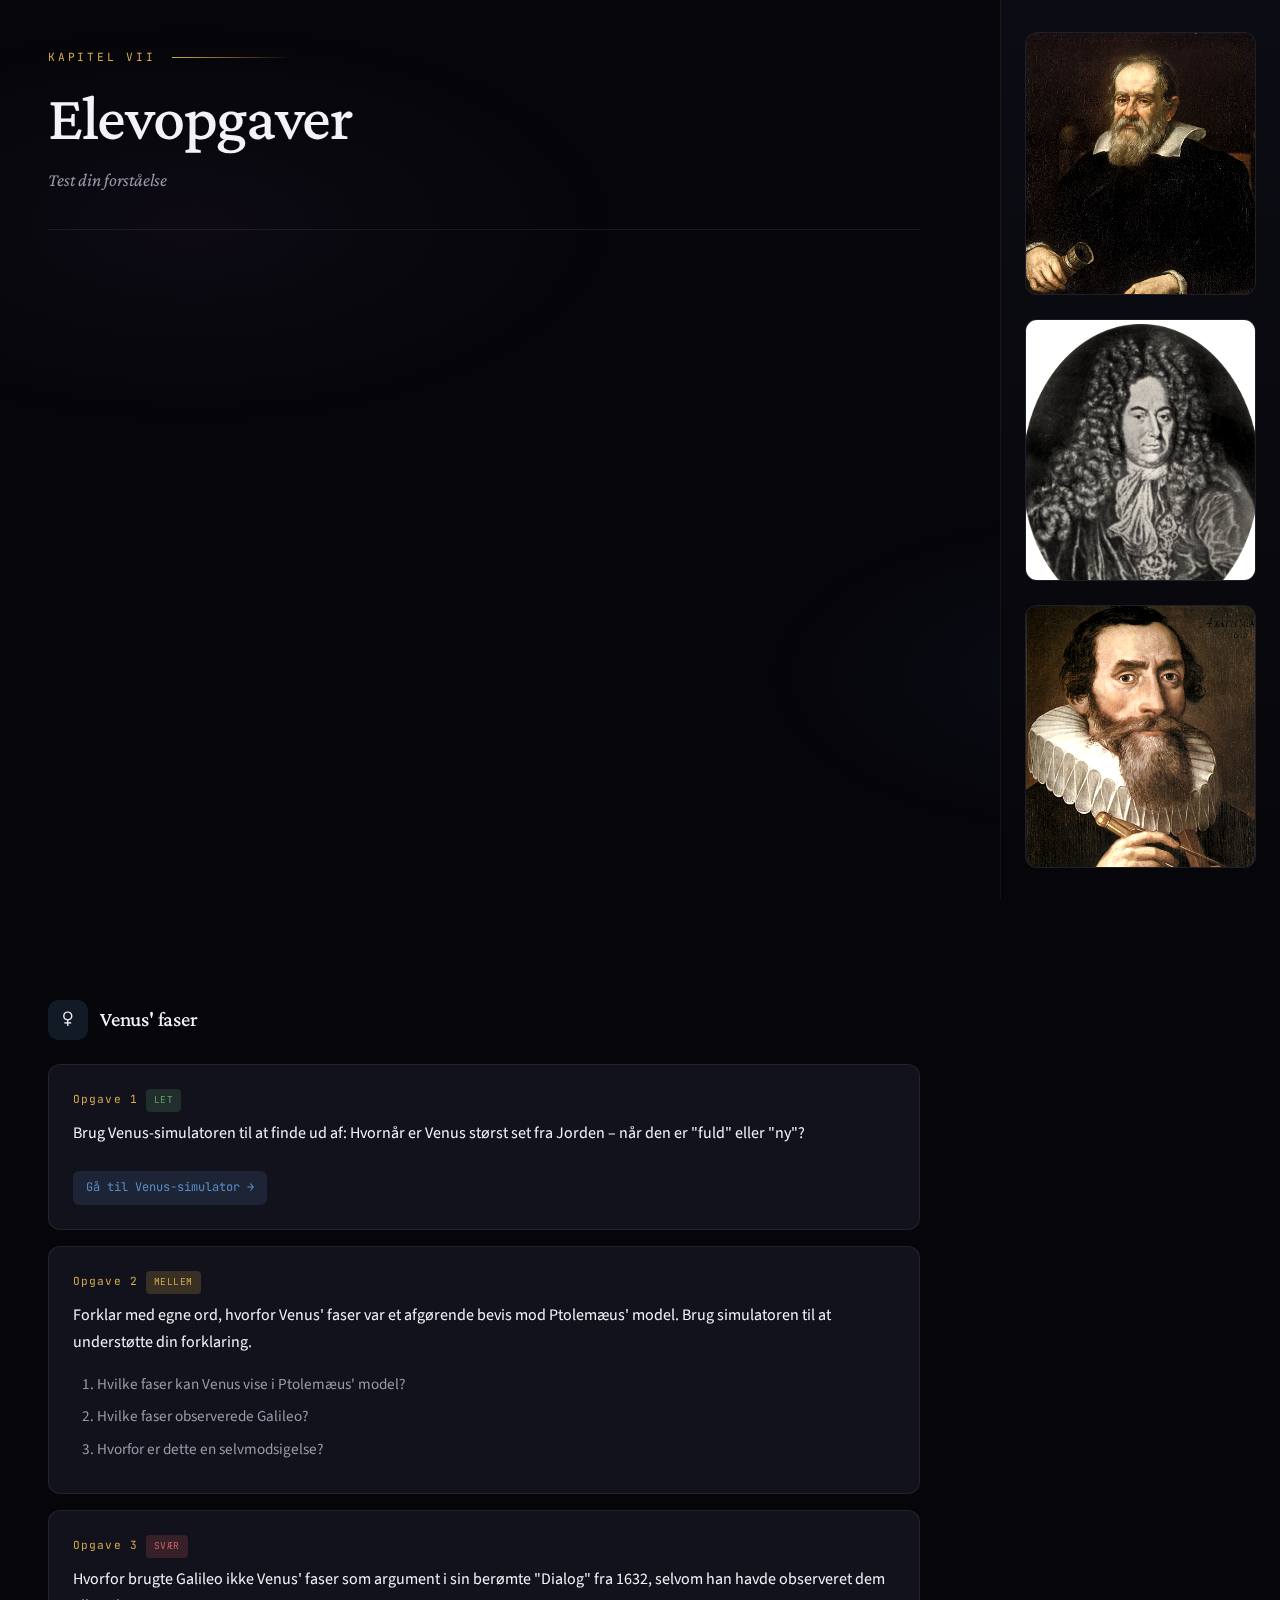
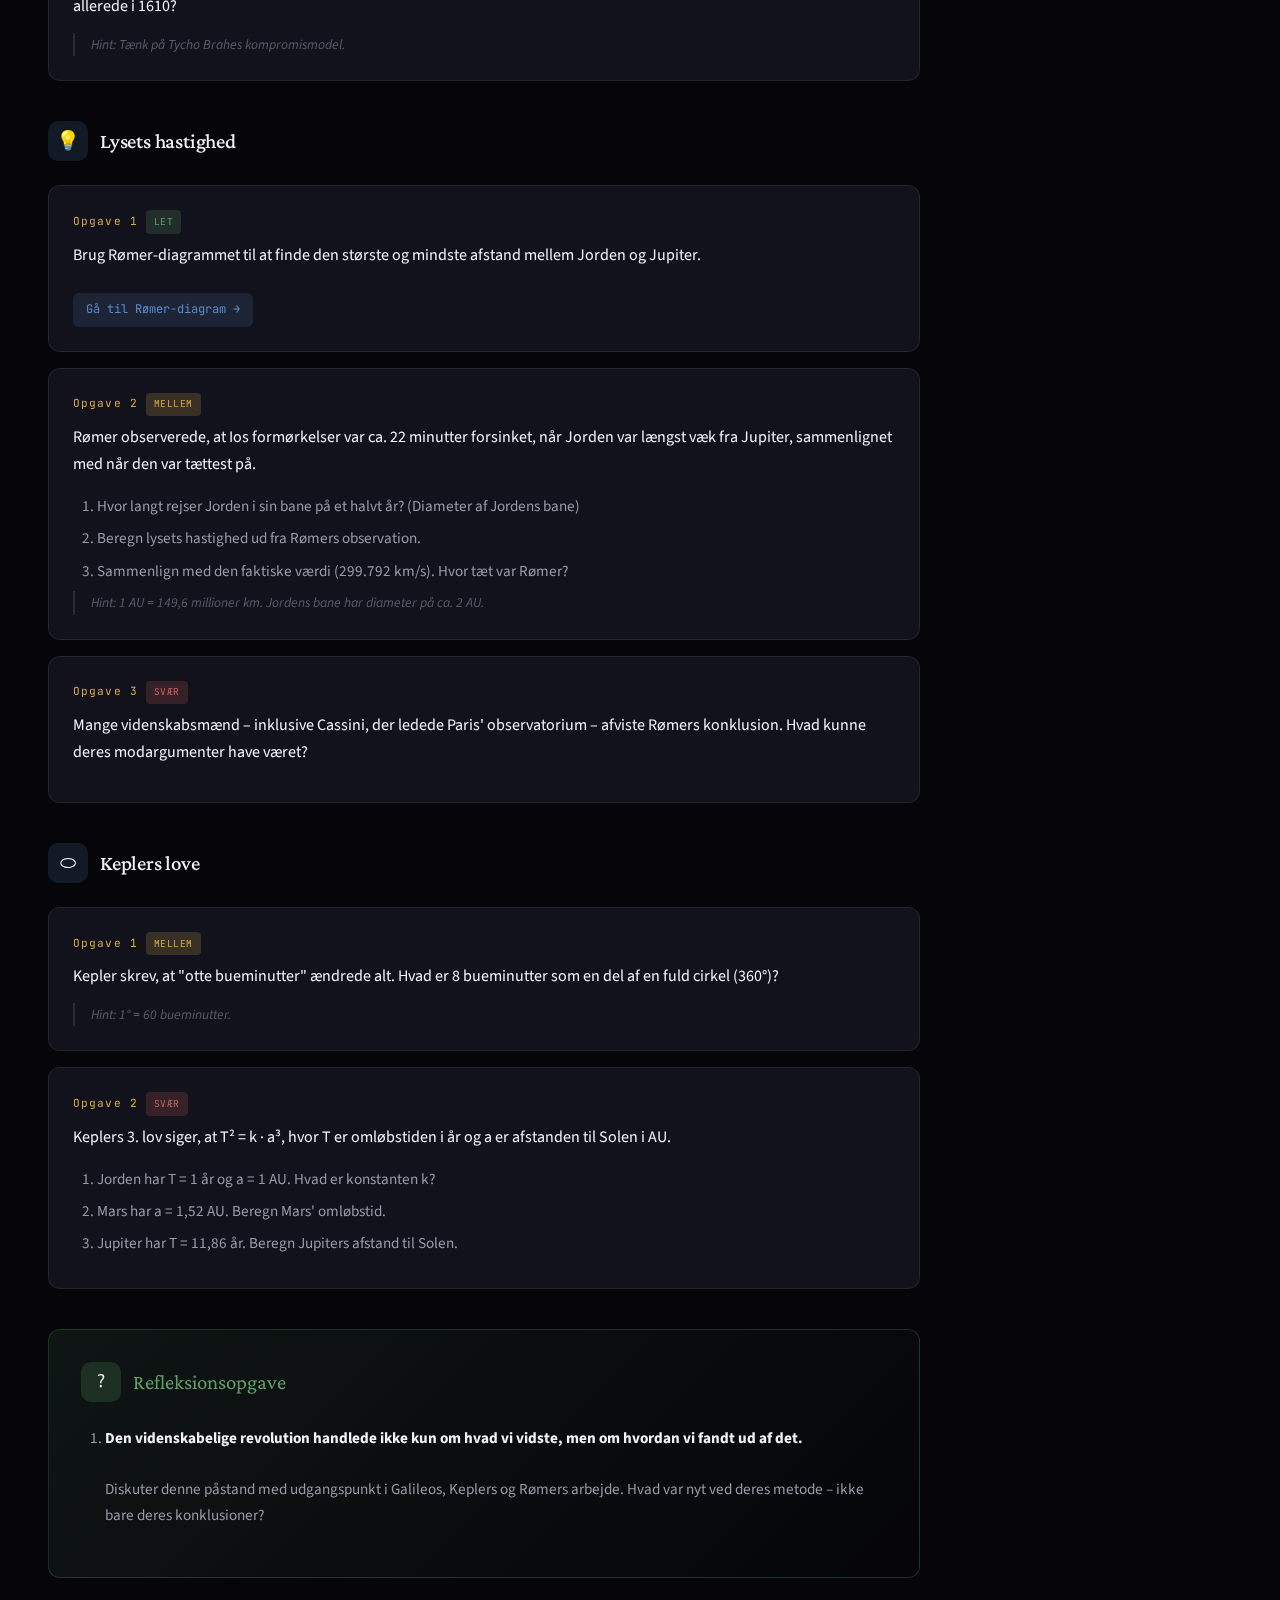
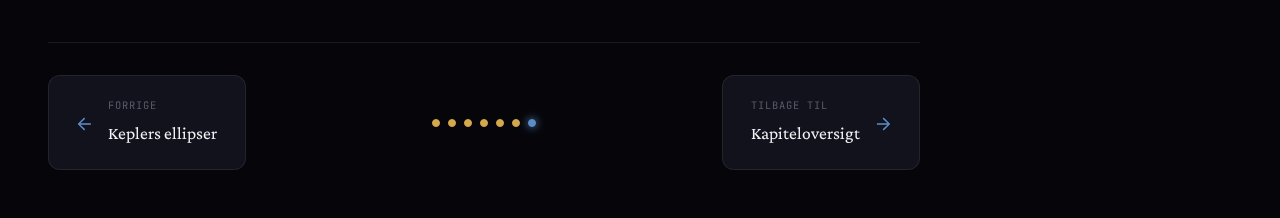
<file: kapitel-7.html>
<!DOCTYPE html>
<html lang="da">
<head>
    <meta charset="UTF-8">
    <meta name="viewport" content="width=device-width, initial-scale=1.0">
    <title>Kapitel VII: Elevopgaver – Da himlen åbnede sig</title>
    <link rel="preconnect" href="https://fonts.googleapis.com">
    <link rel="preconnect" href="https://fonts.gstatic.com" crossorigin>
    <link href="https://fonts.googleapis.com/css2?family=Crimson+Pro:ital,wght@0,400;0,500;0,600;1,400;1,500&family=Source+Sans+3:wght@300;400;500;600&family=JetBrains+Mono:wght@400;500&display=swap" rel="stylesheet">
    <link rel="stylesheet" href="styles.css">
    <style>
        .exercise-group {
            margin: 2.5rem 0;
        }
        
        .exercise-group-header {
            display: flex;
            align-items: center;
            gap: 0.75rem;
            margin-bottom: 1.5rem;
        }
        
        .exercise-group-icon {
            width: 40px;
            height: 40px;
            background: var(--accent-blue-soft);
            border-radius: 10px;
            display: flex;
            align-items: center;
            justify-content: center;
            font-size: 1.2rem;
        }
        
        .exercise-group-title {
            font-family: 'Crimson Pro', Georgia, serif;
            font-size: 1.3rem;
            font-weight: 500;
        }
        
        .exercise-card {
            background: var(--surface);
            border: 1px solid rgba(255,255,255,0.08);
            border-radius: 12px;
            padding: 1.5rem;
            margin-bottom: 1rem;
            counter-increment: exercise;
        }
        
        .exercise-number {
            font-family: 'JetBrains Mono', monospace;
            font-size: 0.7rem;
            letter-spacing: 0.1em;
            color: var(--accent-gold);
            margin-bottom: 0.5rem;
        }
        
        .exercise-number::before {
            content: "Opgave " counter(exercise);
        }
        
        .exercise-question {
            font-size: 1rem;
            color: var(--text-primary);
            line-height: 1.7;
            margin-bottom: 0.75rem;
        }
        
        .exercise-hint {
            font-size: 0.85rem;
            color: var(--text-dim);
            font-style: italic;
            padding-left: 1rem;
            border-left: 2px solid rgba(255,255,255,0.1);
        }
        
        .exercise-subquestions {
            margin-top: 1rem;
            padding-left: 1.5rem;
        }
        
        .exercise-subquestions li {
            font-size: 0.95rem;
            color: var(--text-secondary);
            margin-bottom: 0.5rem;
            line-height: 1.6;
        }
        
        .difficulty-badge {
            display: inline-block;
            font-family: 'JetBrains Mono', monospace;
            font-size: 0.6rem;
            padding: 0.2rem 0.5rem;
            border-radius: 4px;
            margin-left: 0.5rem;
            text-transform: uppercase;
            letter-spacing: 0.05em;
        }
        
        .difficulty-easy {
            background: rgba(96, 160, 104, 0.2);
            color: var(--accent-green);
        }
        
        .difficulty-medium {
            background: rgba(212, 168, 75, 0.2);
            color: var(--accent-gold);
        }
        
        .difficulty-hard {
            background: rgba(200, 96, 96, 0.2);
            color: var(--accent-red);
        }
        
        .simulator-link {
            display: inline-flex;
            align-items: center;
            gap: 0.4rem;
            font-family: 'JetBrains Mono', monospace;
            font-size: 0.75rem;
            color: var(--accent-blue);
            text-decoration: none;
            margin-top: 0.75rem;
            padding: 0.4rem 0.8rem;
            background: var(--accent-blue-soft);
            border-radius: 6px;
            transition: all 0.2s;
        }
        
        .simulator-link:hover {
            background: rgba(90, 140, 200, 0.25);
        }
    </style>
</head>
<body>
    <div class="page-wrapper">
        <main class="main-content">
            <header class="chapter-header fade-in">
                <div class="chapter-label">Kapitel VII</div>
                <h1 class="chapter-title">Elevopgaver</h1>
                <p class="chapter-subtitle">Test din forståelse</p>
            </header>
            
            <!-- JUPITER EXERCISES -->
            <div class="exercise-group fade-in fade-in-delay-1">
                <div class="exercise-group-header">
                    <div class="exercise-group-icon">♃</div>
                    <h2 class="exercise-group-title">Jupiters måner</h2>
                </div>
                
                <div class="exercise-card">
                    <div class="exercise-number"><span class="difficulty-badge difficulty-easy">Let</span></div>
                    <p class="exercise-question">
                        Brug Jupiter-simulatoren til at finde ud af, hvor mange omløb Io gennemfører, 
                        mens Callisto gennemfører ét.
                    </p>
                    <a href="kapitel-2.html" class="simulator-link">Gå til Jupiter-simulator →</a>
                </div>
                
                <div class="exercise-card">
                    <div class="exercise-number"><span class="difficulty-badge difficulty-medium">Mellem</span></div>
                    <p class="exercise-question">
                        Galileo observerede månerne for første gang den 7. januar 1610. 
                        Brug simulatoren til at se konfigurationen den dag – og sammenlign med 
                        konfigurationen præcis én uge senere.
                    </p>
                    <ol class="exercise-subquestions">
                        <li>Hvilke måner var synlige på hver side af Jupiter?</li>
                        <li>Hvilken måne havde flyttet sig mest?</li>
                        <li>Hvorfor var dette bevis for, at månerne kredser om Jupiter?</li>
                    </ol>
                </div>
                
                <div class="exercise-card">
                    <div class="exercise-number"><span class="difficulty-badge difficulty-hard">Svær</span></div>
                    <p class="exercise-question">
                        Jupiter-månerne modbeviste ikke direkte det geocentriske verdensbillede. 
                        Forklar hvorfor – og forklar, hvad de <strong>faktisk</strong> beviste.
                    </p>
                    <p class="exercise-hint">
                        Hint: Tænk på, hvad kritikerne sagde om en Jord i bevægelse.
                    </p>
                </div>
            </div>
            
            <!-- VENUS EXERCISES -->
            <div class="exercise-group fade-in">
                <div class="exercise-group-header">
                    <div class="exercise-group-icon">♀</div>
                    <h2 class="exercise-group-title">Venus' faser</h2>
                </div>
                
                <div class="exercise-card">
                    <div class="exercise-number"><span class="difficulty-badge difficulty-easy">Let</span></div>
                    <p class="exercise-question">
                        Brug Venus-simulatoren til at finde ud af: 
                        Hvornår er Venus størst set fra Jorden – når den er "fuld" eller "ny"?
                    </p>
                    <a href="kapitel-3.html" class="simulator-link">Gå til Venus-simulator →</a>
                </div>
                
                <div class="exercise-card">
                    <div class="exercise-number"><span class="difficulty-badge difficulty-medium">Mellem</span></div>
                    <p class="exercise-question">
                        Forklar med egne ord, hvorfor Venus' faser var et afgørende bevis mod 
                        Ptolemæus' model. Brug simulatoren til at understøtte din forklaring.
                    </p>
                    <ol class="exercise-subquestions">
                        <li>Hvilke faser kan Venus vise i Ptolemæus' model?</li>
                        <li>Hvilke faser observerede Galileo?</li>
                        <li>Hvorfor er dette en selvmodsigelse?</li>
                    </ol>
                </div>
                
                <div class="exercise-card">
                    <div class="exercise-number"><span class="difficulty-badge difficulty-hard">Svær</span></div>
                    <p class="exercise-question">
                        Hvorfor brugte Galileo ikke Venus' faser som argument i sin berømte 
                        "Dialog" fra 1632, selvom han havde observeret dem allerede i 1610?
                    </p>
                    <p class="exercise-hint">
                        Hint: Tænk på Tycho Brahes kompromismodel.
                    </p>
                </div>
            </div>
            
            <!-- RØMER EXERCISES -->
            <div class="exercise-group fade-in">
                <div class="exercise-group-header">
                    <div class="exercise-group-icon">💡</div>
                    <h2 class="exercise-group-title">Lysets hastighed</h2>
                </div>
                
                <div class="exercise-card">
                    <div class="exercise-number"><span class="difficulty-badge difficulty-easy">Let</span></div>
                    <p class="exercise-question">
                        Brug Rømer-diagrammet til at finde den største og mindste afstand 
                        mellem Jorden og Jupiter.
                    </p>
                    <a href="kapitel-5.html" class="simulator-link">Gå til Rømer-diagram →</a>
                </div>
                
                <div class="exercise-card">
                    <div class="exercise-number"><span class="difficulty-badge difficulty-medium">Mellem</span></div>
                    <p class="exercise-question">
                        Rømer observerede, at Ios formørkelser var ca. 22 minutter forsinket, 
                        når Jorden var længst væk fra Jupiter, sammenlignet med når den var tættest på.
                    </p>
                    <ol class="exercise-subquestions">
                        <li>Hvor langt rejser Jorden i sin bane på et halvt år? (Diameter af Jordens bane)</li>
                        <li>Beregn lysets hastighed ud fra Rømers observation.</li>
                        <li>Sammenlign med den faktiske værdi (299.792 km/s). Hvor tæt var Rømer?</li>
                    </ol>
                    <p class="exercise-hint">
                        Hint: 1 AU = 149,6 millioner km. Jordens bane har diameter på ca. 2 AU.
                    </p>
                </div>
                
                <div class="exercise-card">
                    <div class="exercise-number"><span class="difficulty-badge difficulty-hard">Svær</span></div>
                    <p class="exercise-question">
                        Mange videnskabsmænd – inklusive Cassini, der ledede Paris' observatorium – 
                        afviste Rømers konklusion. Hvad kunne deres modargumenter have været?
                    </p>
                </div>
            </div>
            
            <!-- KEPLER EXERCISES -->
            <div class="exercise-group fade-in">
                <div class="exercise-group-header">
                    <div class="exercise-group-icon">⬭</div>
                    <h2 class="exercise-group-title">Keplers love</h2>
                </div>
                
                <div class="exercise-card">
                    <div class="exercise-number"><span class="difficulty-badge difficulty-medium">Mellem</span></div>
                    <p class="exercise-question">
                        Kepler skrev, at "otte bueminutter" ændrede alt. 
                        Hvad er 8 bueminutter som en del af en fuld cirkel (360°)?
                    </p>
                    <p class="exercise-hint">
                        Hint: 1° = 60 bueminutter.
                    </p>
                </div>
                
                <div class="exercise-card">
                    <div class="exercise-number"><span class="difficulty-badge difficulty-hard">Svær</span></div>
                    <p class="exercise-question">
                        Keplers 3. lov siger, at T² = k · a³, hvor T er omløbstiden i år og 
                        a er afstanden til Solen i AU.
                    </p>
                    <ol class="exercise-subquestions">
                        <li>Jorden har T = 1 år og a = 1 AU. Hvad er konstanten k?</li>
                        <li>Mars har a = 1,52 AU. Beregn Mars' omløbstid.</li>
                        <li>Jupiter har T = 11,86 år. Beregn Jupiters afstand til Solen.</li>
                    </ol>
                </div>
            </div>
            
            <!-- REFLECTION -->
            <section class="exercises-section fade-in">
                <div class="exercises-header">
                    <div class="exercises-icon">?</div>
                    <span class="exercises-title">Refleksionsopgave</span>
                </div>
                <ol>
                    <li>
                        <strong>Den videnskabelige revolution handlede ikke kun om hvad vi vidste, 
                        men om hvordan vi fandt ud af det.</strong>
                        <br><br>
                        Diskuter denne påstand med udgangspunkt i Galileos, Keplers og Rømers arbejde. 
                        Hvad var nyt ved deres metode – ikke bare deres konklusioner?
                    </li>
                </ol>
            </section>
            
            <!-- PAGE NAVIGATION -->
            <nav class="page-nav">
                <a href="kapitel-6.html" class="page-nav-btn prev">
                    <span class="arrow">←</span>
                    <div>
                        <div class="label">Forrige</div>
                        <div class="title">Keplers ellipser</div>
                    </div>
                </a>
                
                <div class="chapter-indicator">
                    <span class="chapter-dot completed"></span>
                    <span class="chapter-dot completed"></span>
                    <span class="chapter-dot completed"></span>
                    <span class="chapter-dot completed"></span>
                    <span class="chapter-dot completed"></span>
                    <span class="chapter-dot completed"></span>
                    <span class="chapter-dot active"></span>
                </div>
                
                <a href="index.html" class="page-nav-btn next">
                    <div>
                        <div class="label">Tilbage til</div>
                        <div class="title">Kapiteloversigt</div>
                    </div>
                    <span class="arrow">→</span>
                </a>
            </nav>
        </main>
        
        <!-- PORTRAIT SIDEBAR -->
        <aside class="portrait-sidebar">
            <div class="portrait-card">
                <img src="images/galileo.jpg" alt="Galileo Galilei" class="portrait-image">
                <div class="portrait-info">
                    <h3 class="portrait-name">Galileo</h3>
                    <div class="portrait-dates">Jupiter & Venus</div>
                </div>
            </div>
            
            <div class="portrait-card">
                <img src="images/roemer.jpg" alt="Ole Rømer" class="portrait-image">
                <div class="portrait-info">
                    <h3 class="portrait-name">Rømer</h3>
                    <div class="portrait-dates">Lysets hastighed</div>
                </div>
            </div>
            
            <div class="portrait-card">
                <img src="images/kepler.jpg" alt="Johannes Kepler" class="portrait-image">
                <div class="portrait-info">
                    <h3 class="portrait-name">Kepler</h3>
                    <div class="portrait-dates">Ellipserne</div>
                </div>
            </div>
        </aside>
    </div>
    
    <script src="scripts.js"></script>
</body>
</html>
</file>
<file: styles.css>
/* =====================================================
   DA HIMLEN ÅBNEDE SIG - Design System
   ===================================================== */

/* --- CSS Custom Properties --- */
:root {
    /* Night sky palette */
    --night-deep: #06060a;
    --night-mid: #0c0c14;
    --night-soft: #14141f;
    --surface: #12121c;
    --surface-elevated: #1a1a28;
    
    /* Text */
    --text-primary: #f2f2f7;
    --text-secondary: #9999aa;
    --text-dim: #5a5a6a;
    
    /* Accents */
    --accent-gold: #d4a84b;
    --accent-warm: #e8c080;
    --accent-blue: #5a8cc8;
    --accent-blue-soft: rgba(90, 140, 200, 0.15);
    --accent-red: #c86060;
    --accent-green: #60a068;
    
    /* Story vs Facts distinction */
    --story-bg: linear-gradient(135deg, rgba(60, 45, 30, 0.15) 0%, transparent 100%);
    --story-border: rgba(212, 168, 75, 0.2);
    --facts-bg: linear-gradient(135deg, rgba(40, 50, 70, 0.15) 0%, transparent 100%);
    --facts-border: rgba(90, 140, 200, 0.2);
    
    /* Planets */
    --jupiter-glow: #e8d4a8;
    --venus-glow: #f0e8d0;
    --io-orange: #e8a848;
    --europa-ice: #a8c8e8;
    --ganymede-grey: #b8b8c8;
    --callisto-brown: #a89888;
    
    /* Layout */
    --sidebar-width: 280px;
    --content-max: 720px;
    --page-padding: clamp(1.5rem, 4vw, 3rem);
}

/* --- Reset & Base --- */
*, *::before, *::after { margin: 0; padding: 0; box-sizing: border-box; }
html { scroll-behavior: smooth; }

body {
    font-family: 'Source Sans 3', -apple-system, BlinkMacSystemFont, sans-serif;
    background: var(--night-deep);
    color: var(--text-primary);
    line-height: 1.75;
    min-height: 100vh;
    overflow-x: hidden;
}

/* Atmospheric background */
body::before {
    content: '';
    position: fixed;
    inset: 0;
    background: 
        radial-gradient(ellipse 60% 40% at 15% 25%, rgba(80, 50, 100, 0.1) 0%, transparent 55%),
        radial-gradient(ellipse 50% 35% at 85% 75%, rgba(50, 70, 120, 0.1) 0%, transparent 50%);
    pointer-events: none;
    z-index: -1;
}

/* --- Typography --- */
h1, h2, h3, h4 {
    font-family: 'Crimson Pro', Georgia, serif;
    font-weight: 500;
    line-height: 1.2;
}

h1 { font-size: clamp(2.5rem, 7vw, 4rem); letter-spacing: -0.02em; }
h2 { font-size: clamp(1.8rem, 4vw, 2.5rem); letter-spacing: -0.01em; }
h3 { font-size: 1.4rem; }
h4 { font-size: 1.1rem; }

.mono {
    font-family: 'JetBrains Mono', monospace;
}

/* --- Page Layout --- */
.page-wrapper {
    display: grid;
    grid-template-columns: 1fr var(--sidebar-width);
    min-height: 100vh;
    max-width: 1400px;
    margin: 0 auto;
}

.main-content {
    padding: var(--page-padding);
    padding-right: calc(var(--page-padding) + 2rem);
}

.portrait-sidebar {
    position: sticky;
    top: 0;
    height: 100vh;
    padding: 2rem 1.5rem;
    border-left: 1px solid rgba(255,255,255,0.05);
    background: linear-gradient(180deg, var(--night-mid) 0%, var(--night-deep) 100%);
    display: flex;
    flex-direction: column;
    gap: 1.5rem;
    overflow-y: auto;
}

/* --- Chapter Header --- */
.chapter-header {
    margin-bottom: 3rem;
    padding-bottom: 2rem;
    border-bottom: 1px solid rgba(255,255,255,0.08);
}

.chapter-label {
    font-family: 'JetBrains Mono', monospace;
    font-size: 0.7rem;
    letter-spacing: 0.25em;
    text-transform: uppercase;
    color: var(--accent-gold);
    margin-bottom: 0.75rem;
    display: flex;
    align-items: center;
    gap: 1rem;
}

.chapter-label::after {
    content: '';
    flex: 1;
    height: 1px;
    background: linear-gradient(90deg, var(--accent-gold), transparent);
    max-width: 120px;
}

.chapter-title {
    margin-bottom: 0.5rem;
}

.chapter-subtitle {
    font-family: 'Crimson Pro', Georgia, serif;
    font-size: 1.15rem;
    font-style: italic;
    color: var(--text-secondary);
}

/* --- Content Sections --- */

/* STORY: Narrative/historical content */
.story-section {
    background: var(--story-bg);
    border-left: 3px solid var(--story-border);
    border-radius: 0 12px 12px 0;
    padding: 2rem;
    margin: 2rem 0;
}

.story-section p {
    font-size: 1.1rem;
    color: var(--text-secondary);
    margin-bottom: 1.25rem;
}

.story-section p:last-child { margin-bottom: 0; }

.story-section p.lead {
    font-size: 1.25rem;
    color: var(--text-primary);
    font-weight: 300;
}

.story-section strong { color: var(--text-primary); font-weight: 500; }
.story-section .highlight { color: var(--accent-warm); }

/* FACTS: Factual summaries, key points */
.facts-section {
    background: var(--facts-bg);
    border: 1px solid var(--facts-border);
    border-radius: 12px;
    padding: 1.75rem;
    margin: 2rem 0;
}

.facts-header {
    display: flex;
    align-items: center;
    gap: 0.75rem;
    margin-bottom: 1rem;
}

.facts-icon {
    width: 36px;
    height: 36px;
    background: var(--accent-blue-soft);
    border-radius: 8px;
    display: flex;
    align-items: center;
    justify-content: center;
    font-size: 1.1rem;
}

.facts-title {
    font-family: 'JetBrains Mono', monospace;
    font-size: 0.75rem;
    font-weight: 500;
    letter-spacing: 0.08em;
    color: var(--accent-blue);
    text-transform: uppercase;
}

.facts-section p {
    font-size: 0.95rem;
    color: var(--text-secondary);
    line-height: 1.7;
}

.facts-section p + p { margin-top: 0.75rem; }
.facts-section strong { color: var(--text-primary); }

/* Warning/important facts */
.facts-section.important {
    border-color: rgba(200, 96, 96, 0.3);
    background: linear-gradient(135deg, rgba(100, 50, 50, 0.12) 0%, transparent 100%);
}
.facts-section.important .facts-icon { background: rgba(200, 96, 96, 0.15); }
.facts-section.important .facts-title { color: var(--accent-red); }

/* --- Science Insets (Collapsible) --- */
.science-inset {
    margin: 2rem 0;
    border-radius: 12px;
    border: 1px solid var(--facts-border);
    background: var(--facts-bg);
    overflow: hidden;
    transition: border-color 0.3s ease;
}

.science-inset[open] {
    border-color: rgba(90, 140, 200, 0.4);
}

.science-inset.important {
    border-color: rgba(200, 96, 96, 0.3);
    background: linear-gradient(135deg, rgba(100, 50, 50, 0.12) 0%, transparent 100%);
}

.science-inset.important[open] {
    border-color: rgba(200, 96, 96, 0.5);
}

.science-inset-header {
    display: flex;
    align-items: center;
    gap: 0.75rem;
    padding: 1.25rem 1.75rem;
    cursor: pointer;
    list-style: none;
    user-select: none;
    transition: background 0.2s ease;
}

.science-inset-header::-webkit-details-marker {
    display: none;
}

.science-inset-header:hover {
    background: rgba(255, 255, 255, 0.03);
}

.science-inset-icon {
    width: 32px;
    height: 32px;
    background: var(--accent-blue-soft);
    border-radius: 8px;
    display: flex;
    align-items: center;
    justify-content: center;
    font-size: 1rem;
    flex-shrink: 0;
}

.science-inset.important .science-inset-icon {
    background: rgba(200, 96, 96, 0.15);
}

.science-inset-title {
    font-family: 'JetBrains Mono', monospace;
    font-size: 0.75rem;
    font-weight: 500;
    letter-spacing: 0.08em;
    color: var(--accent-blue);
    text-transform: uppercase;
    flex: 1;
}

.science-inset.important .science-inset-title {
    color: var(--accent-red);
}

.science-inset-toggle {
    font-family: 'JetBrains Mono', monospace;
    font-size: 0.65rem;
    color: var(--text-dim);
    text-transform: uppercase;
    letter-spacing: 0.05em;
    transition: color 0.2s ease;
}

.science-inset[open] .science-inset-toggle {
    display: none;
}

.science-inset-body {
    padding: 0 1.75rem 1.5rem;
    animation: insetReveal 0.3s ease;
}

@keyframes insetReveal {
    from { opacity: 0; transform: translateY(-8px); }
    to { opacity: 1; transform: translateY(0); }
}

.science-inset-body p {
    font-size: 0.95rem;
    color: var(--text-secondary);
    line-height: 1.7;
}

.science-inset-body p + p {
    margin-top: 0.75rem;
}

.science-inset-body strong {
    color: var(--text-primary);
}

/* --- Quote Block --- */
.quote-block {
    position: relative;
    padding: 2rem 2.5rem;
    margin: 2.5rem 0;
    background: linear-gradient(135deg, rgba(212, 168, 75, 0.08) 0%, transparent 100%);
    border-radius: 12px;
    border-left: 3px solid var(--accent-gold);
}

.quote-block p {
    font-family: 'Crimson Pro', Georgia, serif;
    font-size: 1.25rem;
    font-style: italic;
    color: var(--text-primary);
    line-height: 1.7;
}

.quote-block cite {
    display: block;
    margin-top: 1rem;
    font-family: 'JetBrains Mono', monospace;
    font-size: 0.75rem;
    font-style: normal;
    color: var(--accent-gold);
}

/* --- Portrait Cards (Sidebar) --- */
.portrait-card {
    background: var(--surface);
    border-radius: 12px;
    overflow: hidden;
    border: 1px solid rgba(255,255,255,0.06);
    transition: transform 0.3s ease, border-color 0.3s ease;
}

.portrait-card:hover {
    transform: translateY(-3px);
    border-color: rgba(212, 168, 75, 0.3);
}

.portrait-card.active {
    border-color: var(--accent-gold);
    box-shadow: 0 0 20px rgba(212, 168, 75, 0.15);
}

.portrait-image {
    width: 100%;
    aspect-ratio: 3/4;
    object-fit: cover;
    filter: sepia(20%) contrast(1.05);
    transition: filter 0.3s ease;
}

.portrait-card:hover .portrait-image {
    filter: sepia(0%) contrast(1.1);
}

.portrait-info {
    padding: 1rem;
}

.portrait-name {
    font-family: 'Crimson Pro', Georgia, serif;
    font-size: 1.1rem;
    font-weight: 500;
    margin-bottom: 0.25rem;
}

.portrait-dates {
    font-family: 'JetBrains Mono', monospace;
    font-size: 0.65rem;
    color: var(--text-dim);
}

/* Mini portrait (inline mention) */
.portrait-mini {
    display: inline-flex;
    align-items: center;
    gap: 0.5rem;
    background: var(--surface);
    padding: 0.25rem 0.75rem 0.25rem 0.25rem;
    border-radius: 100px;
    font-size: 0.85rem;
}

.portrait-mini img {
    width: 28px;
    height: 28px;
    border-radius: 50%;
    object-fit: cover;
}

/* --- Observation Images --- */
.observation-figure {
    margin: 2.5rem 0;
    background: var(--surface);
    border-radius: 16px;
    overflow: hidden;
    border: 1px solid rgba(255,255,255,0.08);
}

.observation-image {
    width: 100%;
    display: block;
}

.observation-caption {
    padding: 1.25rem 1.5rem;
    border-top: 1px solid rgba(255,255,255,0.06);
}

.observation-caption-label {
    font-family: 'JetBrains Mono', monospace;
    font-size: 0.65rem;
    letter-spacing: 0.1em;
    text-transform: uppercase;
    color: var(--accent-gold);
    margin-bottom: 0.5rem;
}

.observation-caption p {
    font-size: 0.9rem;
    color: var(--text-secondary);
    line-height: 1.6;
}

.observation-caption .location {
    font-family: 'JetBrains Mono', monospace;
    font-size: 0.75rem;
    color: var(--text-dim);
    margin-top: 0.5rem;
}

/* --- Interactive Elements / Simulators --- */
.simulator-section {
    background: var(--surface);
    border-radius: 16px;
    padding: 2rem;
    margin: 2.5rem 0;
    border: 1px solid rgba(255,255,255,0.08);
}

.simulator-header {
    display: flex;
    align-items: center;
    gap: 0.75rem;
    margin-bottom: 1.5rem;
    padding-bottom: 1rem;
    border-bottom: 1px solid rgba(255,255,255,0.08);
}

.simulator-icon {
    font-size: 1.5rem;
}

.simulator-title {
    font-family: 'JetBrains Mono', monospace;
    font-size: 0.8rem;
    letter-spacing: 0.1em;
    text-transform: uppercase;
    color: var(--accent-blue);
}

/* --- Controls --- */
.controls-group {
    display: flex;
    flex-direction: column;
    gap: 1rem;
    margin-top: 1.5rem;
}

.control-row {
    display: flex;
    flex-direction: column;
    gap: 0.5rem;
}

.control-label {
    font-family: 'JetBrains Mono', monospace;
    font-size: 0.7rem;
    color: var(--text-dim);
    text-transform: uppercase;
    letter-spacing: 0.05em;
}

input[type="range"] {
    width: 100%;
    height: 4px;
    -webkit-appearance: none;
    background: var(--surface-elevated);
    border-radius: 2px;
    outline: none;
}

input[type="range"]::-webkit-slider-thumb {
    -webkit-appearance: none;
    width: 16px;
    height: 16px;
    background: var(--accent-blue);
    border-radius: 50%;
    cursor: pointer;
    transition: transform 0.2s, box-shadow 0.2s;
}

input[type="range"]::-webkit-slider-thumb:hover {
    transform: scale(1.15);
    box-shadow: 0 0 10px var(--accent-blue);
}

.button-row {
    display: flex;
    gap: 0.5rem;
    flex-wrap: wrap;
}

.btn {
    font-family: 'JetBrains Mono', monospace;
    font-size: 0.7rem;
    padding: 0.6rem 1.2rem;
    background: var(--accent-blue-soft);
    border: 1px solid rgba(90, 140, 200, 0.3);
    color: var(--accent-blue);
    border-radius: 8px;
    cursor: pointer;
    transition: all 0.25s ease;
}

.btn:hover {
    background: rgba(90, 140, 200, 0.25);
    border-color: var(--accent-blue);
    color: var(--text-primary);
    transform: translateY(-1px);
}

.btn.active {
    background: var(--accent-blue);
    border-color: var(--accent-blue);
    color: var(--night-deep);
    font-weight: 500;
}

/* --- Page Navigation (Book-like) --- */
.page-nav {
    display: flex;
    justify-content: space-between;
    align-items: center;
    margin-top: 4rem;
    padding-top: 2rem;
    border-top: 1px solid rgba(255,255,255,0.08);
}

.page-nav-btn {
    display: flex;
    align-items: center;
    gap: 1rem;
    text-decoration: none;
    padding: 1.25rem 1.75rem;
    background: var(--surface);
    border: 1px solid rgba(255,255,255,0.08);
    border-radius: 12px;
    transition: all 0.3s ease;
    max-width: 280px;
}

.page-nav-btn:hover {
    border-color: var(--accent-blue);
    transform: translateX(5px);
    box-shadow: 0 4px 20px rgba(0,0,0,0.3);
}

.page-nav-btn.prev:hover {
    transform: translateX(-5px);
}

.page-nav-btn .arrow {
    font-size: 1.5rem;
    color: var(--accent-blue);
    transition: transform 0.3s ease;
}

.page-nav-btn:hover .arrow {
    transform: scale(1.2);
}

.page-nav-btn .label {
    font-family: 'JetBrains Mono', monospace;
    font-size: 0.65rem;
    letter-spacing: 0.1em;
    text-transform: uppercase;
    color: var(--text-dim);
    margin-bottom: 0.25rem;
}

.page-nav-btn .title {
    font-family: 'Crimson Pro', Georgia, serif;
    font-size: 1.1rem;
    color: var(--text-primary);
}

/* Chapter indicator */
.chapter-indicator {
    display: flex;
    gap: 0.5rem;
    align-items: center;
}

.chapter-dot {
    width: 8px;
    height: 8px;
    border-radius: 50%;
    background: rgba(255,255,255,0.15);
    border: 1px solid rgba(255,255,255,0.2);
    transition: all 0.3s ease;
}

.chapter-dot.active {
    background: var(--accent-blue);
    border-color: var(--accent-blue);
    box-shadow: 0 0 8px var(--accent-blue);
}

.chapter-dot.completed {
    background: var(--accent-gold);
    border-color: var(--accent-gold);
}

/* --- Exercises --- */
.exercises-section {
    background: linear-gradient(135deg, rgba(96, 160, 104, 0.1) 0%, transparent 100%);
    border: 1px solid rgba(96, 160, 104, 0.25);
    border-radius: 12px;
    padding: 2rem;
    margin: 2.5rem 0;
}

.exercises-header {
    display: flex;
    align-items: center;
    gap: 0.75rem;
    margin-bottom: 1.5rem;
}

.exercises-icon {
    width: 40px;
    height: 40px;
    background: rgba(96, 160, 104, 0.2);
    border-radius: 10px;
    display: flex;
    align-items: center;
    justify-content: center;
    font-size: 1.2rem;
}

.exercises-title {
    font-family: 'Crimson Pro', Georgia, serif;
    font-size: 1.3rem;
    color: var(--accent-green);
}

.exercises-section ol {
    margin-left: 1.5rem;
}

.exercises-section li {
    font-size: 0.95rem;
    color: var(--text-secondary);
    margin-bottom: 1rem;
    line-height: 1.7;
}

.exercises-section li strong {
    color: var(--text-primary);
}

/* --- Timeline --- */
.timeline {
    position: relative;
    margin: 2rem 0;
    padding-left: 2rem;
}

.timeline::before {
    content: '';
    position: absolute;
    left: 4px;
    top: 0;
    bottom: 0;
    width: 2px;
    background: linear-gradient(180deg, var(--accent-gold), var(--accent-blue), var(--accent-gold));
    border-radius: 1px;
}

.timeline-item {
    position: relative;
    padding-left: 2rem;
    padding-bottom: 2.5rem;
}

.timeline-item:last-child { padding-bottom: 0; }

.timeline-item::before {
    content: '';
    position: absolute;
    left: -2rem;
    top: 4px;
    width: 10px;
    height: 10px;
    background: var(--night-deep);
    border: 2px solid var(--accent-gold);
    border-radius: 50%;
}

.timeline-item.highlight::before {
    background: var(--accent-gold);
    box-shadow: 0 0 12px var(--accent-gold);
}

.timeline-year {
    font-family: 'JetBrains Mono', monospace;
    font-size: 0.8rem;
    font-weight: 600;
    color: var(--accent-gold);
    margin-bottom: 0.25rem;
}

.timeline-title {
    font-family: 'Crimson Pro', Georgia, serif;
    font-size: 1.15rem;
    font-weight: 500;
    margin-bottom: 0.5rem;
}

.timeline-desc {
    font-size: 0.95rem;
    color: var(--text-secondary);
    line-height: 1.6;
}

.timeline-person {
    display: inline-block;
    font-family: 'JetBrains Mono', monospace;
    font-size: 0.65rem;
    color: var(--accent-blue);
    background: var(--accent-blue-soft);
    padding: 0.2rem 0.5rem;
    border-radius: 4px;
    margin-top: 0.5rem;
}

/* --- Responsive --- */
@media (max-width: 1024px) {
    .page-wrapper {
        grid-template-columns: 1fr;
    }
    
    .portrait-sidebar {
        position: fixed;
        right: -300px;
        width: 280px;
        top: 0;
        height: 100vh;
        transition: right 0.3s ease;
        z-index: 100;
    }
    
    .portrait-sidebar.open {
        right: 0;
        box-shadow: -10px 0 30px rgba(0,0,0,0.5);
    }
    
    .sidebar-toggle {
        display: flex;
    }
    
    .main-content {
        padding-right: var(--page-padding);
    }
}

@media (max-width: 640px) {
    .page-nav {
        flex-direction: column;
        gap: 1rem;
    }
    
    .page-nav-btn {
        width: 100%;
        max-width: none;
    }
    
    .story-section,
    .facts-section {
        padding: 1.5rem;
    }
}

/* --- Animations --- */
@keyframes fadeIn {
    from { opacity: 0; transform: translateY(20px); }
    to { opacity: 1; transform: translateY(0); }
}

.fade-in {
    animation: fadeIn 0.6s ease forwards;
}

.fade-in-delay-1 { animation-delay: 0.1s; opacity: 0; }
.fade-in-delay-2 { animation-delay: 0.2s; opacity: 0; }
.fade-in-delay-3 { animation-delay: 0.3s; opacity: 0; }
.fade-in-delay-4 { animation-delay: 0.4s; opacity: 0; }

/* Page transition */
.page-enter {
    animation: pageEnter 0.4s ease forwards;
}

@keyframes pageEnter {
    from { 
        opacity: 0; 
        transform: translateX(30px); 
    }
    to { 
        opacity: 1; 
        transform: translateX(0); 
    }
}
</file>
